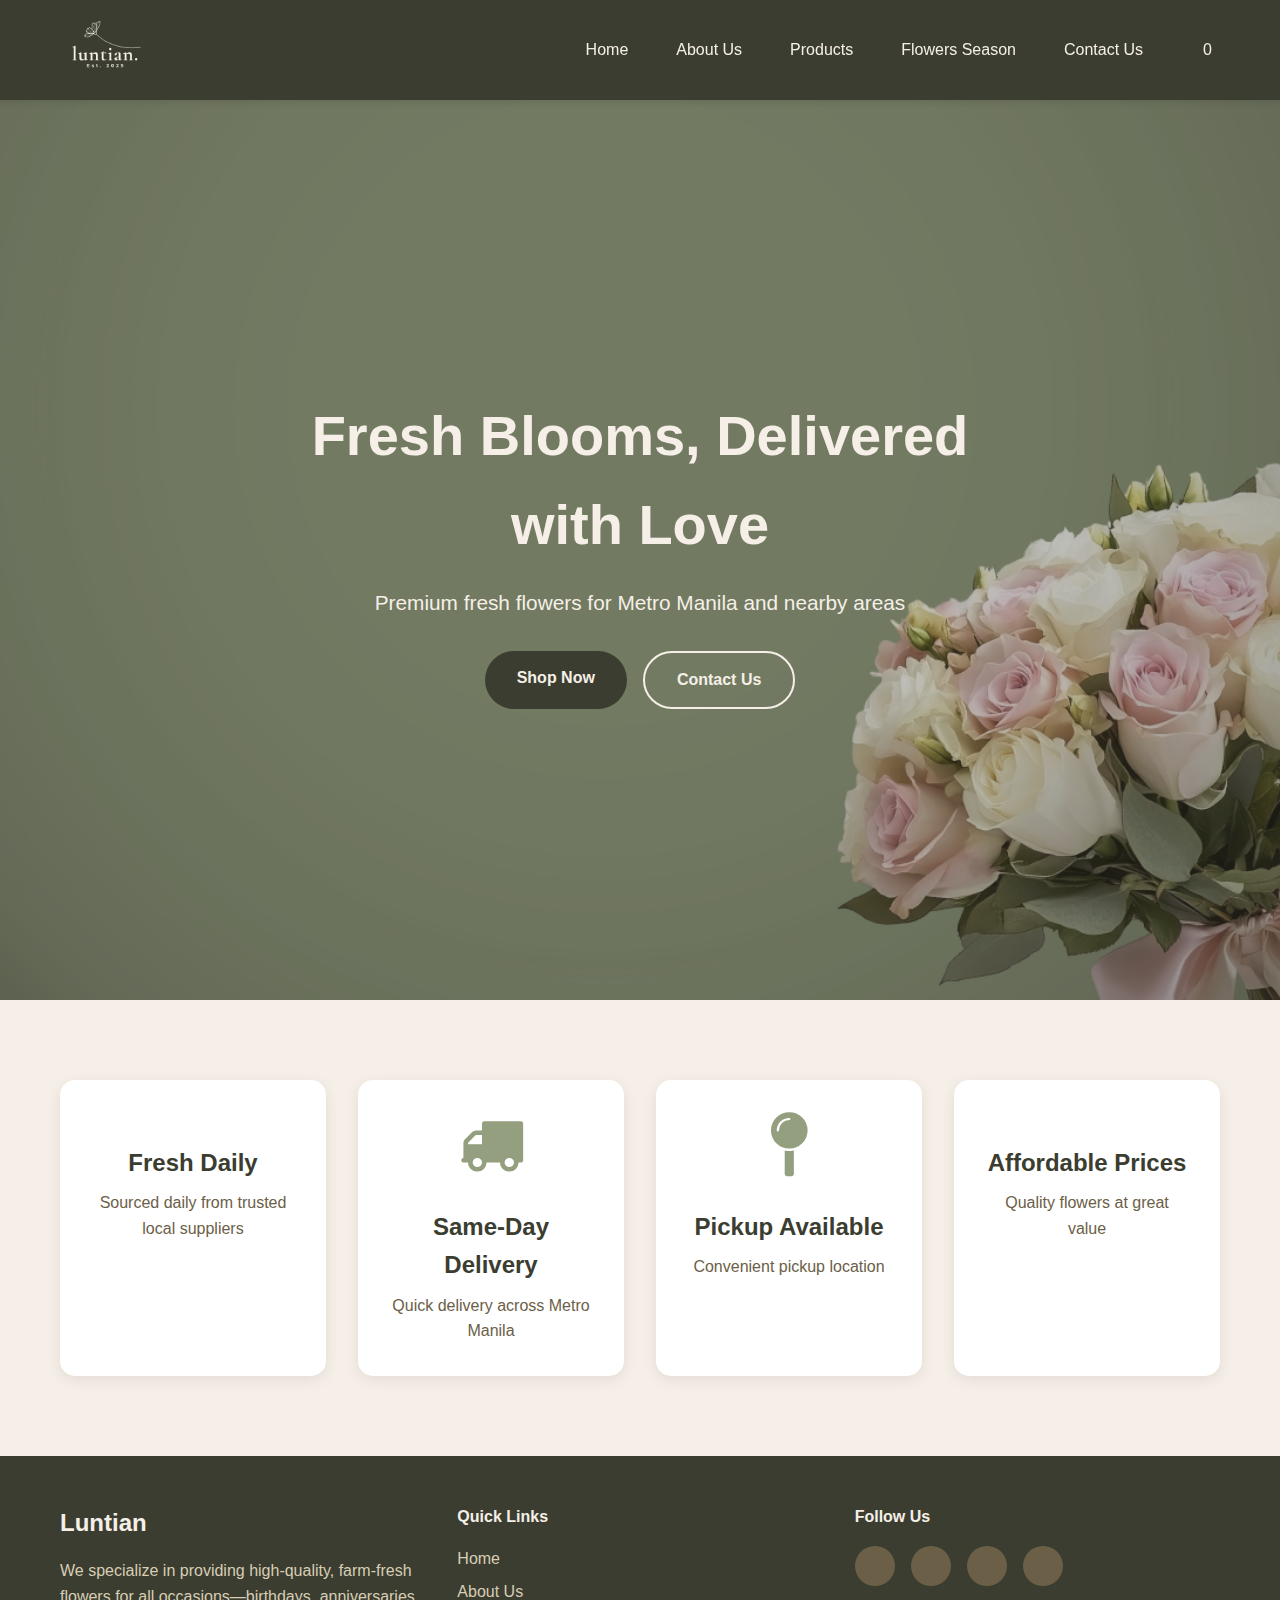
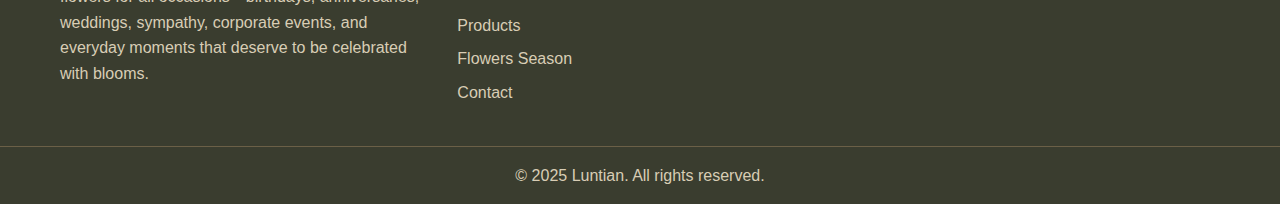
<file: Luntian_Website-main/Phase 1-2/index.html>
<!DOCTYPE html>
<html lang="en">
<head>
    <meta charset="UTF-8">
    <meta name="viewport" content="width=device-width, initial-scale=1.0">
    <title>Luntian - Fresh Blooms, Delivered with Love</title>
    <link rel="stylesheet" href="style.css">
    <link rel="stylesheet" href="https://maxcdn.bootstrapcdn.com/font-awesome/4.7.0/css/font-awesome.min.css">
    <link href="https://fonts.googleapis.com/css2?family=Playfair+Display:wght@400;700&display=swap" rel="stylesheet">   
    <link href="https://fonts.googleapis.com/css2?family=Montserrat:wght@400;500;700&display=swap" rel="stylesheet">
    <link rel="stylesheet" href="https://cdnjs.cloudflare.com/ajax/libs/font-awesome/6.5.1/css/all.min.css" integrity="sha512-DTOQO9RWCH3ppGqcWaEA1BIZOC6xxalwEsw9c2QQeAIftl+Vegovlnee1c9QX4TctnWMn13TZye+giMm8e2LwA==" crossorigin="anonymous" referrerpolicy="no-referrer" />
</head>
<body>
    <!-- Navigation -->
    <nav class="navbar">
        <div class="container">
            <a href="index.html">
            <div class="logo">
            <img src="assets\LUNTIANLOGO.png" alt="Luntian Logo" class="logo-img">
              </div>
                </a>
            <button class="menu-toggle" id="menuToggle">
                <span></span>
                <span></span>
                <span></span>
            </button>
            <ul class="nav-links" id="navLinks">
                <li><a href="index.html">Home</a></li>
                <li><a href="about.html">About Us</a></li>
                <li><a href="products.html">Products</a></li>
                <li><a href="season.html">Flowers Season</a></li>
                <li><a href="contact.html">Contact Us</a></li>
                <li><a href="cart.html" class="cart-icon" id="cartIcon"><i class="fas fa-shopping-cart"></i><span class="cart-count">0</span></a></li>
            </ul>
        </div>
    </nav>

    <!-- Hero Section -->
    <section id="home" class="hero">
        <div class="hero-overlay"></div>
        <div class="hero-content">
            <h1 class="hero-title">Fresh Blooms, Delivered with Love</h1>
            <p class="hero-subtitle">Premium fresh flowers for Metro Manila and nearby areas</p>
            <div class="hero-buttons">
                <a href="products.html" class="btn btn-primary">Shop Now</a>
                <a href="contact.html" class="btn btn-secondary">Contact Us</a>
            </div>
        </div>
    </section>

    <!-- Features Section -->
    <section class="features">
        <div class="container">
            <div class="feature-grid">
                <div class="feature-card">
                    <i class="fa-solid fa-seedling fa-4x" style="color: var(--sage);"></i>           
                    <div class="flower">
                        <h3>Fresh Daily</h3>
                        <p>Sourced daily from trusted local suppliers</p>
                    </div>
                </div>

                <div class="feature-card">
                    <i class="fa fa-truck fa-4x" style="color: var(--sage);"></i>  
                    <div class="truck">                  
                        <h3>Same-Day Delivery</h3>
                        <p>Quick delivery across Metro Manila</p>
                    </div>
                </div>

                <div class="feature-card">
                    <i class="fa fa-map-pin fa-4x" style="color: var(--sage);"></i>   
                    <div class="pin">               
                        <h3>Pickup Available</h3>
                        <p>Convenient pickup location</p>
                    </div>  

                </div>
                <div class="feature-card">
                    <i class="fa-solid fa-coins fa-4x" style="color: var(--sage);"></i>  
                    <div class="money">
                        <h3>Affordable Prices</h3>
                        <p>Quality flowers at great value</p>
                    </div>
                </div>
            </div>
        </div>
    </section>

    <!-- Footer -->
    <footer class="footer">
        <div class="container">
            <div class="footer-content">
                <div class="footer-section">
                    <h3>Luntian</h3>
                    <p>We specialize in providing high-quality, farm-fresh flowers for all occasions—birthdays, anniversaries, weddings, sympathy, corporate events, and everyday moments that deserve to be celebrated with blooms.</p>
                </div>
                <div class="footer-section">
                    <h4>Quick Links</h4>
                    <ul>
                        <li><a href="index.html">Home</a></li>
                        <li><a href="about.html">About Us</a></li>
                        <li><a href="products.html">Products</a></li>
                        <li><a href="season.html">Flowers Season</a></li>
                        <li><a href="contact.html">Contact</a></li>
                    </ul>
                </div>
                <div class="footer-section">
                    <h4>Follow Us</h4>
                    <div class="social-links">
                        <a href="#" class="social-link" aria-label="Follow us on Facebook">
                        <i class="fab fa-facebook-f"></i>
                        </a>

                        <a href="#" class="social-link" aria-label="Follow us on Instagram">
                        <i class="fab fa-instagram"></i>
                        </a>

                        <a href="https://www.tiktok.com/@" class="social-link" aria-label="Follow us on TikTok">
                        <i class="fab fa-tiktok"></i>
                        </a>

                        <a href="mailto:contact@luntian.com" class="social-link" aria-label="Email Us">
                        <i class="fas fa-envelope"></i>    
                        </a>
                        
                    </div>
                </div>
            </div>
            </div><div class="footer-bottom">
                <p>&copy; 2025 Luntian. All rights reserved.</p>
            </div>
        </div>
    </footer>

    <script src="script.js"></script>
</body>
</html>
</file>
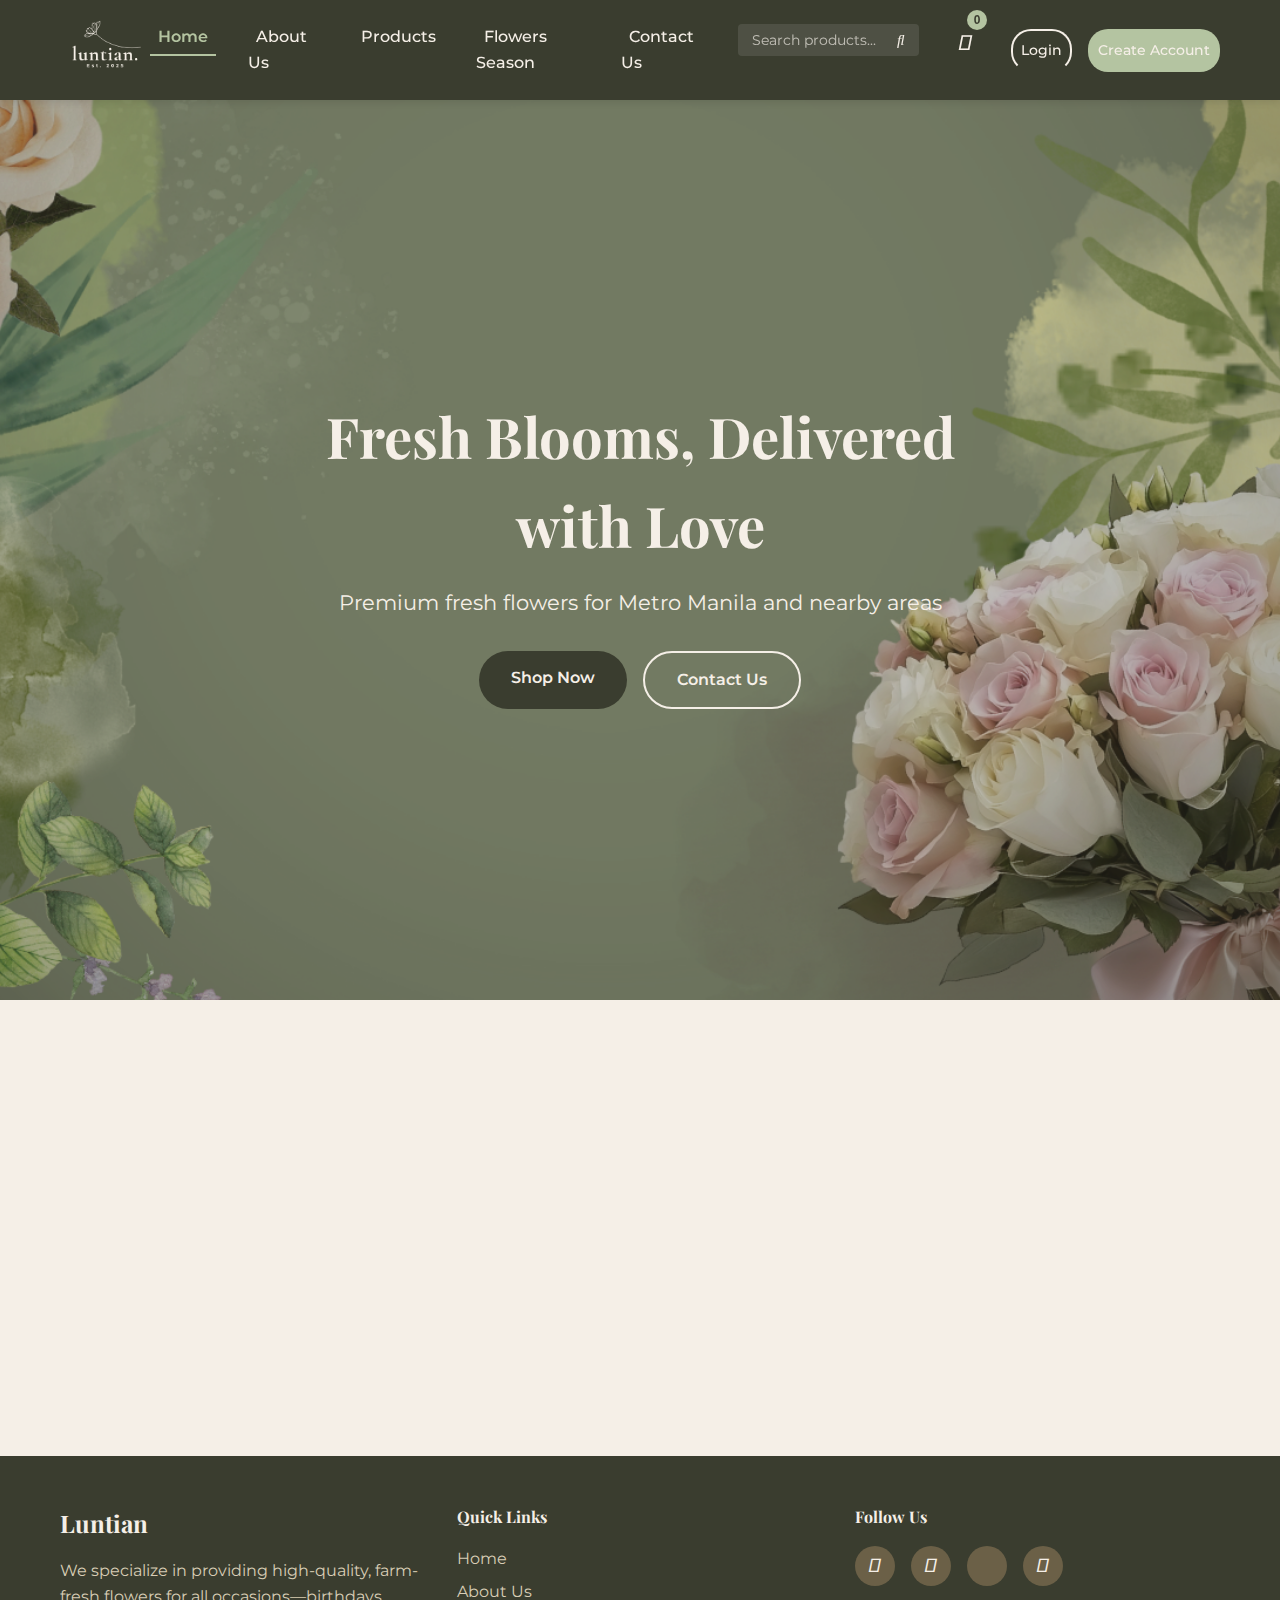
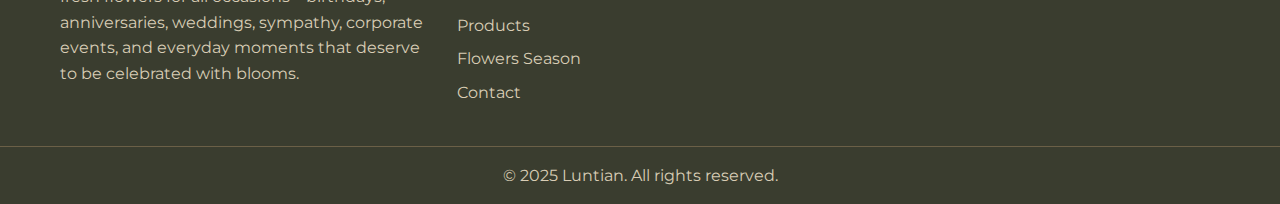
<file: Luntian-main/Luntian_Website-main/Phase 1-2/index.html>
<!DOCTYPE html>
<html lang="en">
<head>
    <meta charset="UTF-8">
    <meta name="viewport" content="width=device-width, initial-scale=1.0">
    <title>Luntian - Fresh Blooms, Delivered with Love</title>
    <link rel="stylesheet" href="style.css">
    <link rel="stylesheet" href="https://maxcdn.bootstrapcdn.com/font-awesome/4.7.0/css/font-awesome.min.css">
    <link href="https://fonts.googleapis.com/css2?family=Playfair+Display:wght@400;700&display=swap" rel="stylesheet">   
    <link href="https://fonts.googleapis.com/css2?family=Montserrat:wght@400;500;700&display=swap" rel="stylesheet">
    <link rel="stylesheet" href="https://cdnjs.cloudflare.com/ajax/libs/font-awesome/6.5.1/css/all.min.css" integrity="sha512-DTOQO9RWCH3ppGqcWaEA1BIZOC6xxalwEsw9c2QQeAIftl+Vegovlnee1c9QX4TctnWMn13TZye+giMm8e2LwA==" crossorigin="anonymous" referrerpolicy="no-referrer" />
</head>
<body>
    <!-- Navigation -->
    <nav class="navbar">
        <div class="container">
            <a href="index.html">
            <div class="logo">
            <img src="assets\LUNTIANLOGO.png" alt="Luntian Logo" class="logo-img">
              </div>
                </a>
            <button class="menu-toggle" id="menuToggle">
                <span></span>
                <span></span>
                <span></span>
            </button>
                <ul class="nav-links" id="navLinks">
                     <li><a href="index.html">Home</a></li>
                     <li><a href="about.html">About Us</a></li>
                     <li><a href="products.html">Products</a></li>
                     <li><a href="season.html">Flowers Season</a></li>
                     <li><a href="contact.html">Contact Us</a></li>
                     <li class="search-bar-container">
            <input type="text" class="search-input" id="searchInput" placeholder="Search products..." autocomplete="off">
        <button class="search-btn" id="searchBtn"><i class="fas fa-search"></i></button>
    </li>
         <li><a href="cart.html" class="cart-icon" id="cartIcon"><i class="fas fa-shopping-cart"></i><span class="cart-count">0</span></a></li>
         <li class="auth-buttons">
            <a href="login.html" class="btn-login">Login</a>
            <a href="signup.html" class="btn-signup">Create Account</a>
    </li>
</ul>
        </div>
    </nav>

    <!-- Hero Section -->
    <section id="home" class="hero">
        <div class="hero-overlay"></div>
        <div class="hero-content">
            <h1 class="hero-title">Fresh Blooms, Delivered with Love</h1>
            <p class="hero-subtitle">Premium fresh flowers for Metro Manila and nearby areas</p>
            <div class="hero-buttons">
                <a href="products.html" class="btn btn-primary">Shop Now</a>
                <a href="contact.html" class="btn btn-secondary">Contact Us</a>
            </div>
        </div>
    </section>

    <!-- Features Section -->
    <section class="features">
        <div class="container">
            <div class="feature-grid">
                <div class="feature-card">
                    <i class="fa-solid fa-seedling fa-4x" style="color: var(--sage);"></i>           
                    <div class="flower">
                        <h3>Fresh Daily</h3>
                        <p>Sourced daily from trusted local suppliers</p>
                    </div>
                </div>

                <div class="feature-card">
                    <i class="fa fa-truck fa-4x" style="color: var(--sage);"></i>  
                    <div class="truck">                  
                        <h3>Same-Day Delivery</h3>
                        <p>Quick delivery across Metro Manila</p>
                    </div>
                </div>

                <div class="feature-card">
                    <i class="fa fa-map-pin fa-4x" style="color: var(--sage);"></i>   
                    <div class="pin">               
                        <h3>Pickup Available</h3>
                        <p>Convenient pickup location</p>
                    </div>  

                </div>
                <div class="feature-card">
                    <i class="fa-solid fa-coins fa-4x" style="color: var(--sage);"></i>  
                    <div class="money">
                        <h3>Affordable Prices</h3>
                        <p>Quality flowers at great value</p>
                    </div>
                </div>
            </div>
        </div>
    </section>

    <!-- Footer -->
    <footer class="footer">
        <div class="container">
            <div class="footer-content">
                <div class="footer-section">
                    <h3>Luntian</h3>
                    <p>We specialize in providing high-quality, farm-fresh flowers for all occasions—birthdays, anniversaries, weddings, sympathy, corporate events, and everyday moments that deserve to be celebrated with blooms.</p>
                </div>
                <div class="footer-section">
                    <h4>Quick Links</h4>
                    <ul>
                        <li><a href="index.html">Home</a></li>
                        <li><a href="about.html">About Us</a></li>
                        <li><a href="products.html">Products</a></li>
                        <li><a href="season.html">Flowers Season</a></li>
                        <li><a href="contact.html">Contact</a></li>
                    </ul>
                </div>
                <div class="footer-section">
                    <h4>Follow Us</h4>
                    <div class="social-links">
                        <a href="#" class="social-link" aria-label="Follow us on Facebook">
                        <i class="fab fa-facebook-f"></i>
                        </a>

                        <a href="#" class="social-link" aria-label="Follow us on Instagram">
                        <i class="fab fa-instagram"></i>
                        </a>

                        <a href="https://www.tiktok.com/@" class="social-link" aria-label="Follow us on TikTok">
                        <i class="fab fa-tiktok"></i>
                        </a>

                        <a href="mailto:contact@luntian.com" class="social-link" aria-label="Email Us">
                        <i class="fas fa-envelope"></i>    
                        </a>
                        
                    </div>
                </div>
            </div>
            </div><div class="footer-bottom">
                <p>&copy; 2025 Luntian. All rights reserved.</p>
            </div>
        </div>
    </footer>

    <script src="script.js"></script>
</body>
</html>
</file>
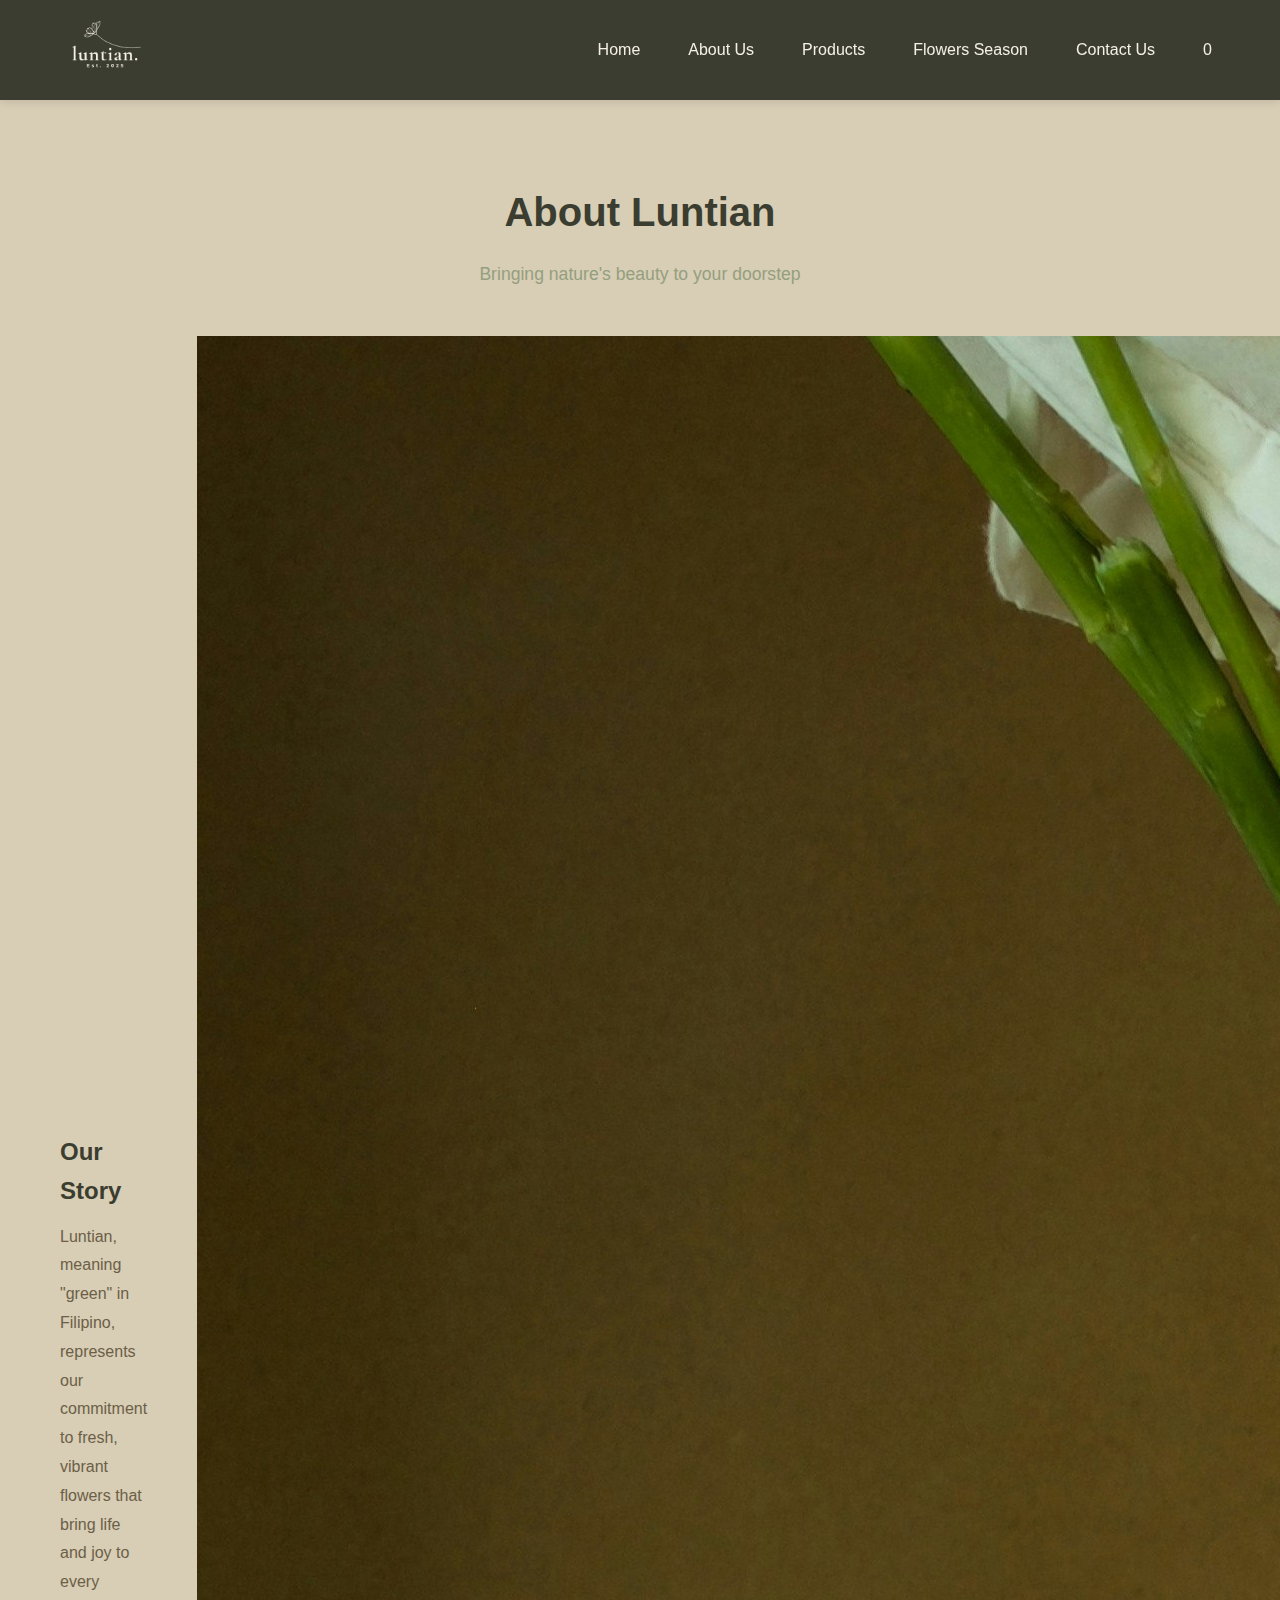
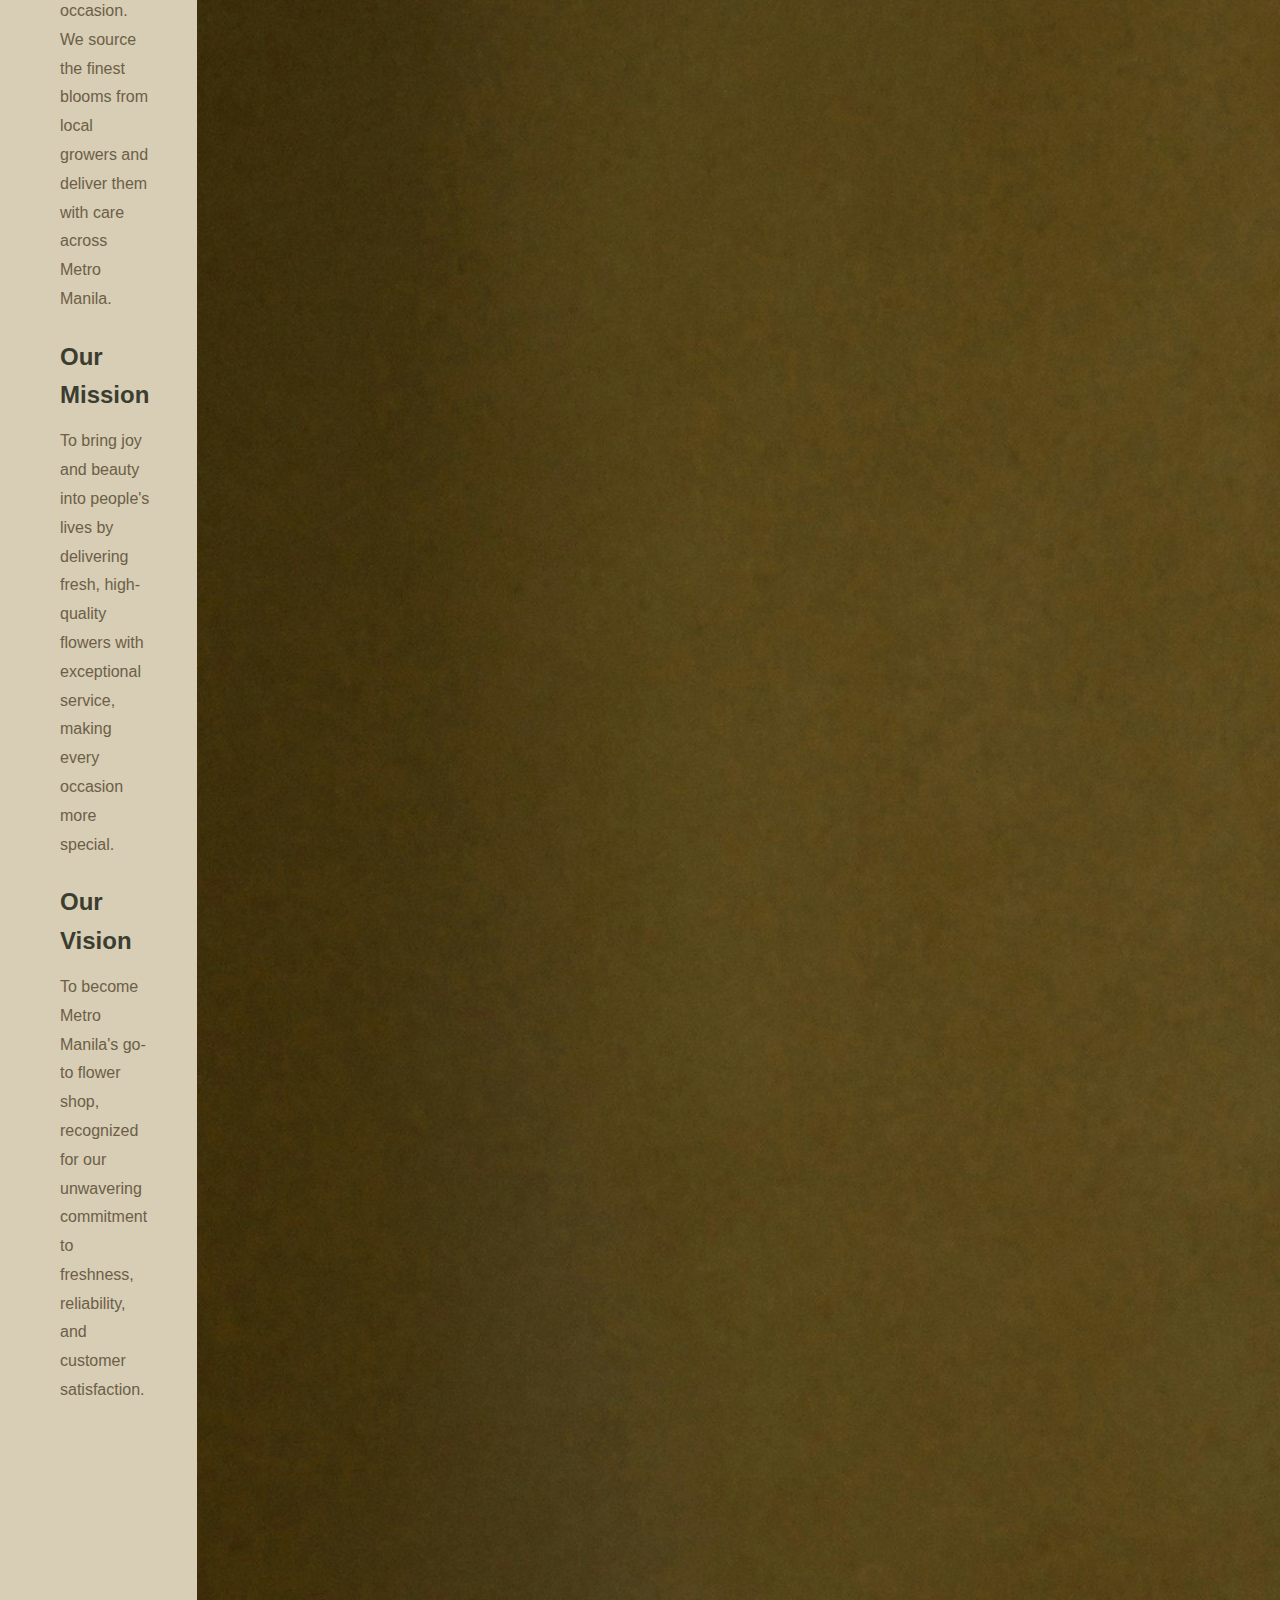
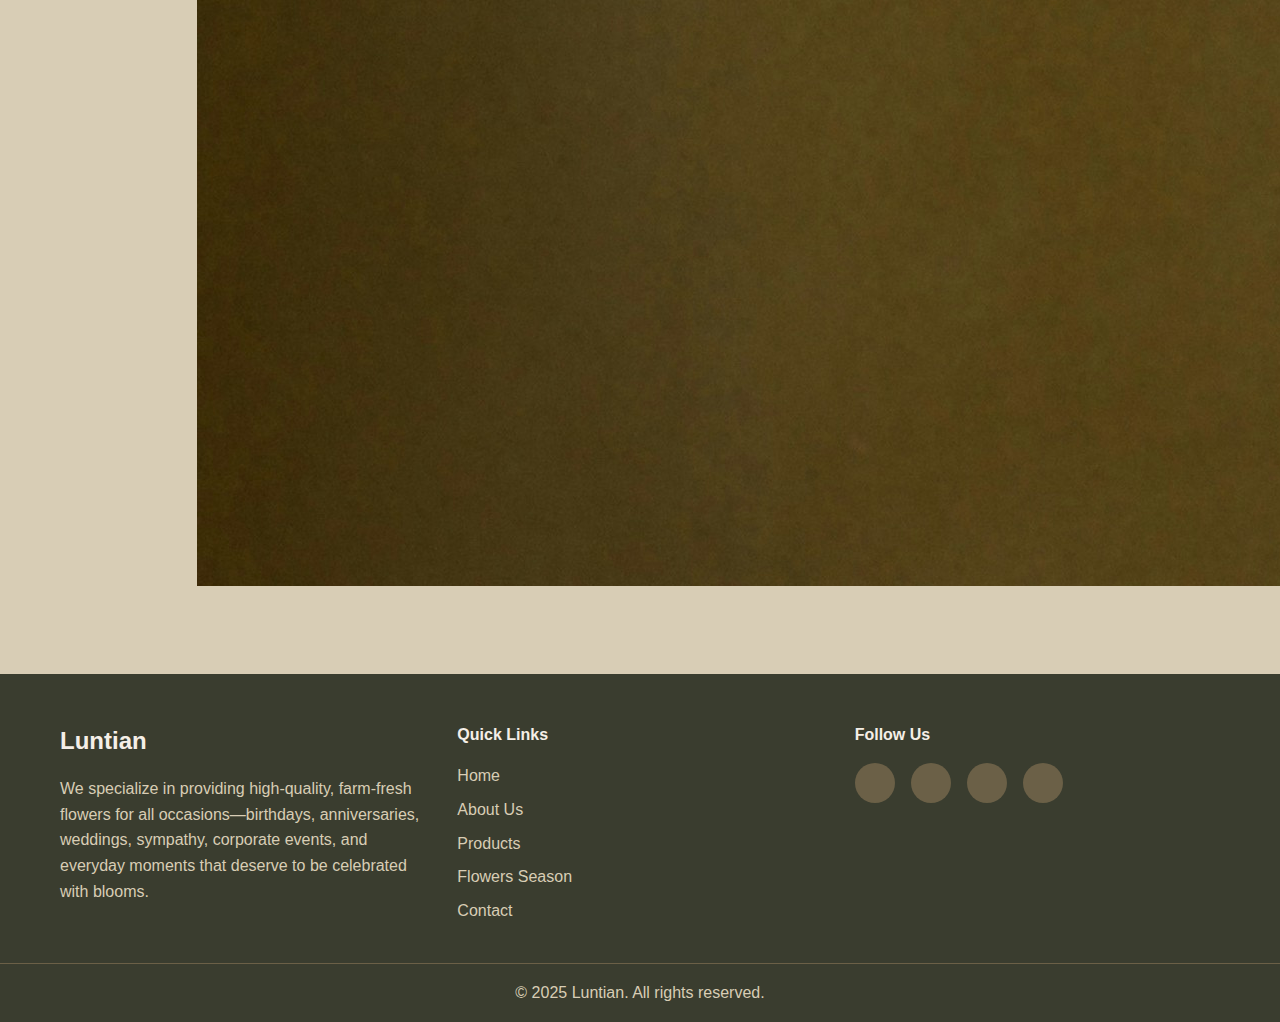
<file: Luntian_Website-main/Phase 1-2/about.html>
<!DOCTYPE html>
<html lang="en">
<head>
    <meta charset="UTF-8">
    <meta name="viewport" content="width=device-width, initial-scale=1.0">
    <title>About Us - Luntian</title>
    <link rel="stylesheet" href="style.css">
    <link rel="stylesheet" href="https://cdnjs.cloudflare.com/ajax/libs/font-awesome/6.5.1/css/all.min.css" integrity="sha512-DTOQO9RWCH3ppGqcWaEA1BIZOC6xxalwEsw9c2QQeAIftl+Vegovlnee1c9QX4TctnWMn13TZye+giMm8e2LwA==" crossorigin="anonymous" referrerpolicy="no-referrer" />
</head>
<body>
    <!-- Navigation -->
    <nav class="navbar">
        <div class="container">
            <a href="index.html" style="text-decoration: none;">
            <div class="logo">
            <img src="assets\LUNTIANLOGO.png" alt="Luntian Logo" class="logo-img">
              </div>
                </a>
            <button class="menu-toggle" id="menuToggle">
                <span></span>
                <span></span>
                <span></span>
            </button>
            <ul class="nav-links" id="navLinks">
                <li><a href="index.html">Home</a></li>
                <li><a href="about.html">About Us</a></li>
                <li><a href="products.html">Products</a></li>
                <li><a href="season.html">Flowers Season</a></li>
                <li><a href="contact.html">Contact Us</a></li>
                <li><a href="cart.html" class="cart-icon" id="cartIcon"><i class="fas fa-shopping-cart"></i><span class="cart-count">0</span></a></li>
            </ul>
        </div>
    </nav>

    <!-- About Section -->
    <section id="about" class="about">
        <div class="container">
            <div class="section-header">
                <h2>About Luntian</h2>
                <p>Bringing nature's beauty to your doorstep</p>
            </div>
            <div class="about-content">
                <div class="about-text">
                    <h3>Our Story</h3>
                    <p>Luntian, meaning "green" in Filipino, represents our commitment to fresh, vibrant flowers that bring life and joy to every occasion. We source the finest blooms from local growers and deliver them with care across Metro Manila.</p>
                    
                    <h3>Our Mission</h3>
                    <p>To bring joy and beauty into people's lives by delivering fresh, high-quality flowers with exceptional service, making every occasion more special.</p>
                    
                    <h3>Our Vision</h3>
                    <p>To become Metro Manila's go-to flower shop, recognized for our unwavering commitment to freshness, reliability, and customer satisfaction.</p>
                </div>
                <div class="about-real-image">
                <img src="assets/ABOUTUSPIC.jpg"alt="Description of Luntian's operations or team" class="about-real-image">
                </div>
                </div>
            </div>
        </div>
    </section>

    <!-- Footer -->
    <footer class="footer">
        <div class="container">
            <div class="footer-content">
                <div class="footer-section">
                    <h3>Luntian</h3>
                    <p>We specialize in providing high-quality, farm-fresh flowers for all occasions—birthdays, anniversaries, weddings, sympathy, corporate events, and everyday moments that deserve to be celebrated with blooms.</p>
                </div>
                <div class="footer-section">
                    <h4>Quick Links</h4>
                    <ul>
                        <li><a href="index.html">Home</a></li>
                        <li><a href="about.html">About Us</a></li>
                        <li><a href="products.html">Products</a></li>
                        <li><a href="season.html">Flowers Season</a></li>
                        <li><a href="contact.html">Contact</a></li>
                    </ul>
                </div>
                <div class="footer-section">
                    <h4>Follow Us</h4>
                    <div class="social-links">
                        <a href="#" class="social-link" aria-label="Follow us on Facebook">
                        <i class="fab fa-facebook-f"></i>
                        </a>

                        <a href="#" class="social-link" aria-label="Follow us on Instagram">
                        <i class="fab fa-instagram"></i>
                        </a>

                        <a href="https://www.tiktok.com/@" class="social-link" aria-label="Follow us on TikTok">
                        <i class="fab fa-tiktok"></i>
                        </a>

                        <a href="mailto:contact@luntian.com" class="social-link" aria-label="Email Us">
                        <i class="fas fa-envelope"></i>    
                        </a>
                        
                    </div>
                </div>
            </div>
            </div><div class="footer-bottom">
                <p>&copy; 2025 Luntian. All rights reserved.</p>
            </div>
    </footer>

    <script src="script.js"></script>
</body>
</html>
</file>
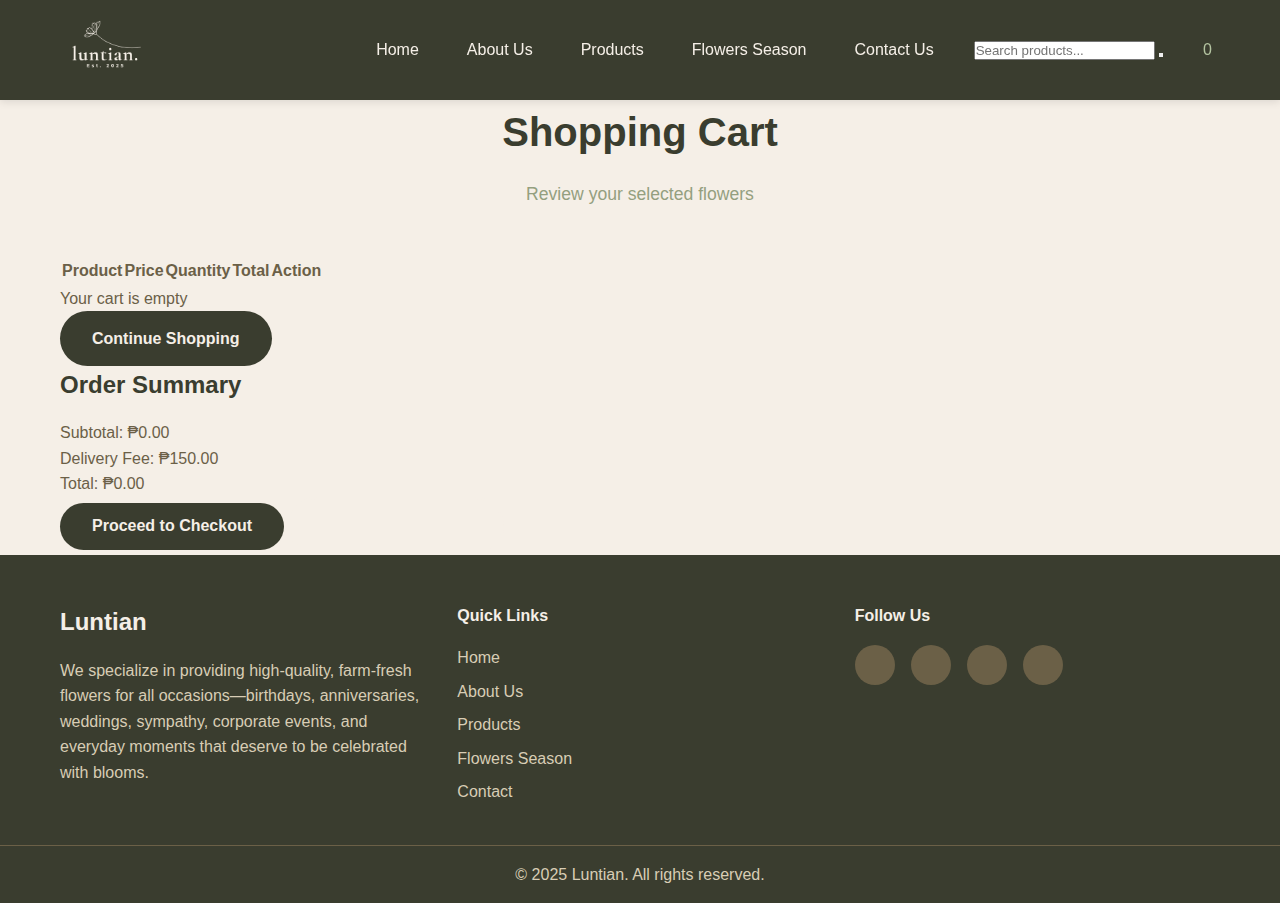
<file: Luntian_Website-main/Phase 1-2/cart.html>
<!DOCTYPE html>
<html lang="en">
<head>
    <meta charset="UTF-8">
    <meta name="viewport" content="width=device-width, initial-scale=1.0">
    <title>Shopping Cart - Luntian</title>
    <link rel="stylesheet" href="style.css">
    <link rel="stylesheet" href="https://cdnjs.cloudflare.com/ajax/libs/font-awesome/6.5.1/css/all.min.css" integrity="sha512-DTOQO9RWCH3ppGqcWaEA1BIZOC6xxalwEsw9c2QQeAIftl+Vegovlnee1c9QX4TctnWMn13TZye+giMm8e2LwA==" crossorigin="anonymous" referrerpolicy="no-referrer" />
</head>
<body>
    <!-- Navigation -->
    <nav class="navbar">
        <div class="container">
            <a href="index.html">
            <div class="logo">
            <img src="assets\LUNTIANLOGO.png" alt="Luntian Logo" class="logo-img">
              </div>
                </a>
            <button class="menu-toggle" id="menuToggle">
                <span></span>
                <span></span>
                <span></span>
            </button>
            <ul class="nav-links" id="navLinks">
                <li><a href="index.html">Home</a></li>
                <li><a href="about.html">About Us</a></li>
                <li><a href="products.html">Products</a></li>
                <li><a href="season.html">Flowers Season</a></li>
                <li><a href="contact.html">Contact Us</a></li>
                <li class="search-bar-container">
                    <input type="text" class="search-input" id="searchInput" placeholder="Search products..." autocomplete="off">
                    <button class="search-btn" id="searchBtn"><i class="fas fa-search"></i></button>
                </li>
                <li><a href="cart.html" class="cart-icon active" id="cartIcon"><i class="fas fa-shopping-cart"></i><span class="cart-count">0</span></a></li>
            </ul>
        </div>
    </nav>

    <!-- Shopping Cart Section -->
    <section class="shopping-cart">
        <div class="container">
            <div class="section-header">
                <h2>Shopping Cart</h2>
                <p>Review your selected flowers</p>
            </div>

            <div class="cart-content">
                <div class="cart-items-wrapper">
                    <table class="cart-table">
                        <thead>
                            <tr>
                                <th>Product</th>
                                <th>Price</th>
                                <th>Quantity</th>
                                <th>Total</th>
                                <th>Action</th>
                            </tr>
                        </thead>
                        <tbody id="cartItemsTable">
                            <!-- Cart items will be populated here -->
                        </tbody>
                    </table>
                    <div id="emptyCartMessage" class="empty-cart-message">
                        <i class="fas fa-shopping-cart"></i>
                        <p>Your cart is empty</p>
                        <a href="products.html" class="btn btn-primary">Continue Shopping</a>
                    </div>
                </div>

                <div class="cart-summary">
                    <div class="summary-card">
                        <h3>Order Summary</h3>
                        <div class="summary-row">
                            <span>Subtotal:</span>
                            <span id="subtotal">₱0.00</span>
                        </div>
                        <div class="summary-row">
                            <span>Delivery Fee:</span>
                            <span id="deliveryFee">₱150.00</span>
                        </div>
                        <div class="summary-divider"></div>
                        <div class="summary-row total-row">
                            <span>Total:</span>
                            <span id="totalPrice">₱0.00</span>
                        </div>
                        <button class="btn btn-primary btn-checkout" id="checkoutBtn">Proceed to Checkout</button>
                        <a href="products.html" class="btn btn-secondary">Continue Shopping</a>
                    </div>
                </div>
            </div>
        </div>
    </section>

    <!-- Footer -->
    <footer class="footer">
        <div class="container">
            <div class="footer-content">
                <div class="footer-section">
                    <h3>Luntian</h3>
                    <p>We specialize in providing high-quality, farm-fresh flowers for all occasions—birthdays, anniversaries, weddings, sympathy, corporate events, and everyday moments that deserve to be celebrated with blooms.</p>
                </div>
                <div class="footer-section">
                    <h4>Quick Links</h4>
                    <ul>
                        <li><a href="index.html">Home</a></li>
                        <li><a href="about.html">About Us</a></li>
                        <li><a href="products.html">Products</a></li>
                        <li><a href="season.html">Flowers Season</a></li>
                        <li><a href="contact.html">Contact</a></li>
                    </ul>
                </div>
                <div class="footer-section">
                    <h4>Follow Us</h4>
                    <div class="social-links">
                        <a href="#" class="social-link" aria-label="Follow us on Facebook">
                        <i class="fab fa-facebook-f"></i>
                        </a>

                        <a href="#" class="social-link" aria-label="Follow us on Instagram">
                        <i class="fab fa-instagram"></i>
                        </a>

                        <a href="https://www.tiktok.com/@" class="social-link" aria-label="Follow us on TikTok">
                        <i class="fab fa-tiktok"></i>
                        </a>

                        <a href="mailto:contact@luntian.com" class="social-link" aria-label="Email Us">
                        <i class="fas fa-envelope"></i>    
                        </a>
                    </div>
                </div>
            </div>
            </div><div class="footer-bottom">
                <p>&copy; 2025 Luntian. All rights reserved.</p>
            </div>
        </div>
    </footer>

    <script src="script.js"></script>
</body>
</html>
</file>
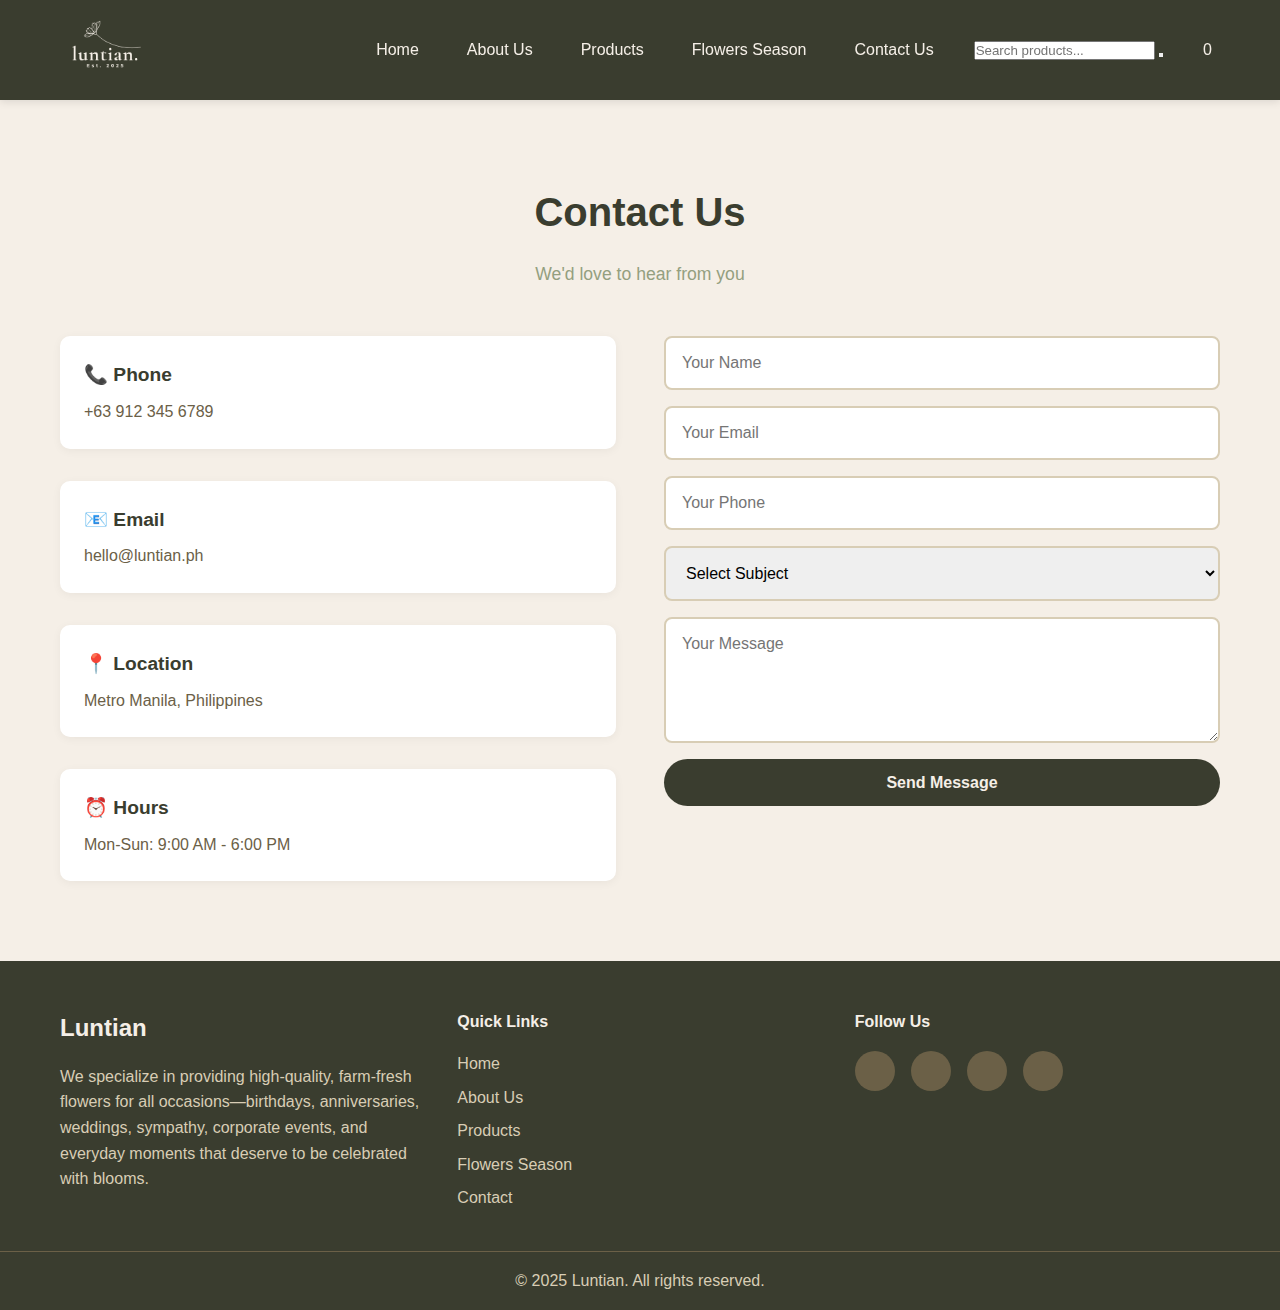
<file: Luntian_Website-main/Phase 1-2/contact.html>
<!DOCTYPE html>
<html lang="en">
<head>
    <meta charset="UTF-8">
    <meta name="viewport" content="width=device-width, initial-scale=1.0">
    <title>Contact Us - Luntian</title>
    <link rel="stylesheet" href="style.css">
    <link rel="stylesheet" href="https://cdnjs.cloudflare.com/ajax/libs/font-awesome/6.5.1/css/all.min.css" integrity="sha512-DTOQO9RWCH3ppGqcWaEA1BIZOC6xxalwEsw9c2QQeAIftl+Vegovlnee1c9QX4TctnWMn13TZye+giMm8e2LwA==" crossorigin="anonymous" referrerpolicy="no-referrer" />
</head>
<body>
    <!-- Navigation -->
    <nav class="navbar">
        <div class="container">
            <a href="index.html" style="text-decoration: none;">
            <div class="logo">
            <img src="assets\LUNTIANLOGO.png" alt="Luntian Logo" class="logo-img">
              </div>
                </a>
            <button class="menu-toggle" id="menuToggle">
                <span></span>
                <span></span>
                <span></span>
            </button>
            <ul class="nav-links" id="navLinks">
                <li><a href="index.html">Home</a></li>
                <li><a href="about.html">About Us</a></li>
                <li><a href="products.html">Products</a></li>
                <li><a href="season.html">Flowers Season</a></li>
                <li><a href="contact.html">Contact Us</a></li>
                <li class="search-bar-container">
                    <input type="text" class="search-input" id="searchInput" placeholder="Search products..." autocomplete="off">
                    <button class="search-btn" id="searchBtn"><i class="fas fa-search"></i></button>
                </li>
                <li><a href="cart.html" class="cart-icon" id="cartIcon"><i class="fas fa-shopping-cart"></i><span class="cart-count">0</span></a></li>
            </ul>
        </div>
    </nav>

    <!-- Contact Section -->
    <section id="contact" class="contact">
        <div class="container">
            <div class="section-header">
                <h2>Contact Us</h2>
                <p>We'd love to hear from you</p>
            </div>
            
            <div class="contact-content">
                <div class="contact-info">
                    <div class="info-item">
                        <h3>📞 Phone</h3>
                        <p>+63 912 345 6789</p>
                    </div>
                    <div class="info-item">
                        <h3>📧 Email</h3>
                        <p>hello@luntian.ph</p>
                    </div>
                    <div class="info-item">
                        <h3>📍 Location</h3>
                        <p>Metro Manila, Philippines</p>
                    </div>
                    <div class="info-item">
                        <h3>⏰ Hours</h3>
                        <p>Mon-Sun: 9:00 AM - 6:00 PM</p>
                    </div>
                </div>
                
                <form class="contact-form" id="contactForm">
                    <input type="text" placeholder="Your Name" required>
                    <input type="email" placeholder="Your Email" required>
                    <input type="tel" placeholder="Your Phone">
                    <select required>
                        <option value="">Select Subject</option>
                        <option value="general">General Inquiry</option>
                        <option value="order">Product Question</option>
                        <option value="custom">Custom Order</option>
                        <option value="feedback">Feedback</option>
                    </select>
                    <textarea rows="5" placeholder="Your Message" required></textarea>
                    <button type="submit" class="btn btn-primary">Send Message</button>
                </form>
            </div>
        </div>
    </section>

    <!-- Footer -->
    <footer class="footer">
        <div class="container">
            <div class="footer-content">
                <div class="footer-section">
                    <h3>Luntian</h3>
                    <p>We specialize in providing high-quality, farm-fresh flowers for all occasions—birthdays, anniversaries, weddings, sympathy, corporate events, and everyday moments that deserve to be celebrated with blooms.</p>
                </div>
                <div class="footer-section">
                    <h4>Quick Links</h4>
                    <ul>
                        <li><a href="index.html">Home</a></li>
                        <li><a href="about.html">About Us</a></li>
                        <li><a href="products.html">Products</a></li>
                        <li><a href="season.html">Flowers Season</a></li>
                        <li><a href="contact.html">Contact</a></li>
                    </ul>
                </div>
                <div class="footer-section">
                    <h4>Follow Us</h4>
                    <div class="social-links">
                        <a href="#" class="social-link" aria-label="Follow us on Facebook">
                        <i class="fab fa-facebook-f"></i>
                        </a>

                        <a href="#" class="social-link" aria-label="Follow us on Instagram">
                        <i class="fab fa-instagram"></i>
                        </a>

                        <a href="https://www.tiktok.com/@" class="social-link" aria-label="Follow us on TikTok">
                        <i class="fab fa-tiktok"></i>
                        </a>

                        <a href="mailto:contact@luntian.com" class="social-link" aria-label="Email Us">
                        <i class="fas fa-envelope"></i>    
                        </a>
                        
                    </div>
                </div>
            </div>
            </div><div class="footer-bottom">
                <p>&copy; 2025 Luntian. All rights reserved.</p>
            </div>
    </footer>

    <script src="script.js"></script>
</body>
</html>
</file>
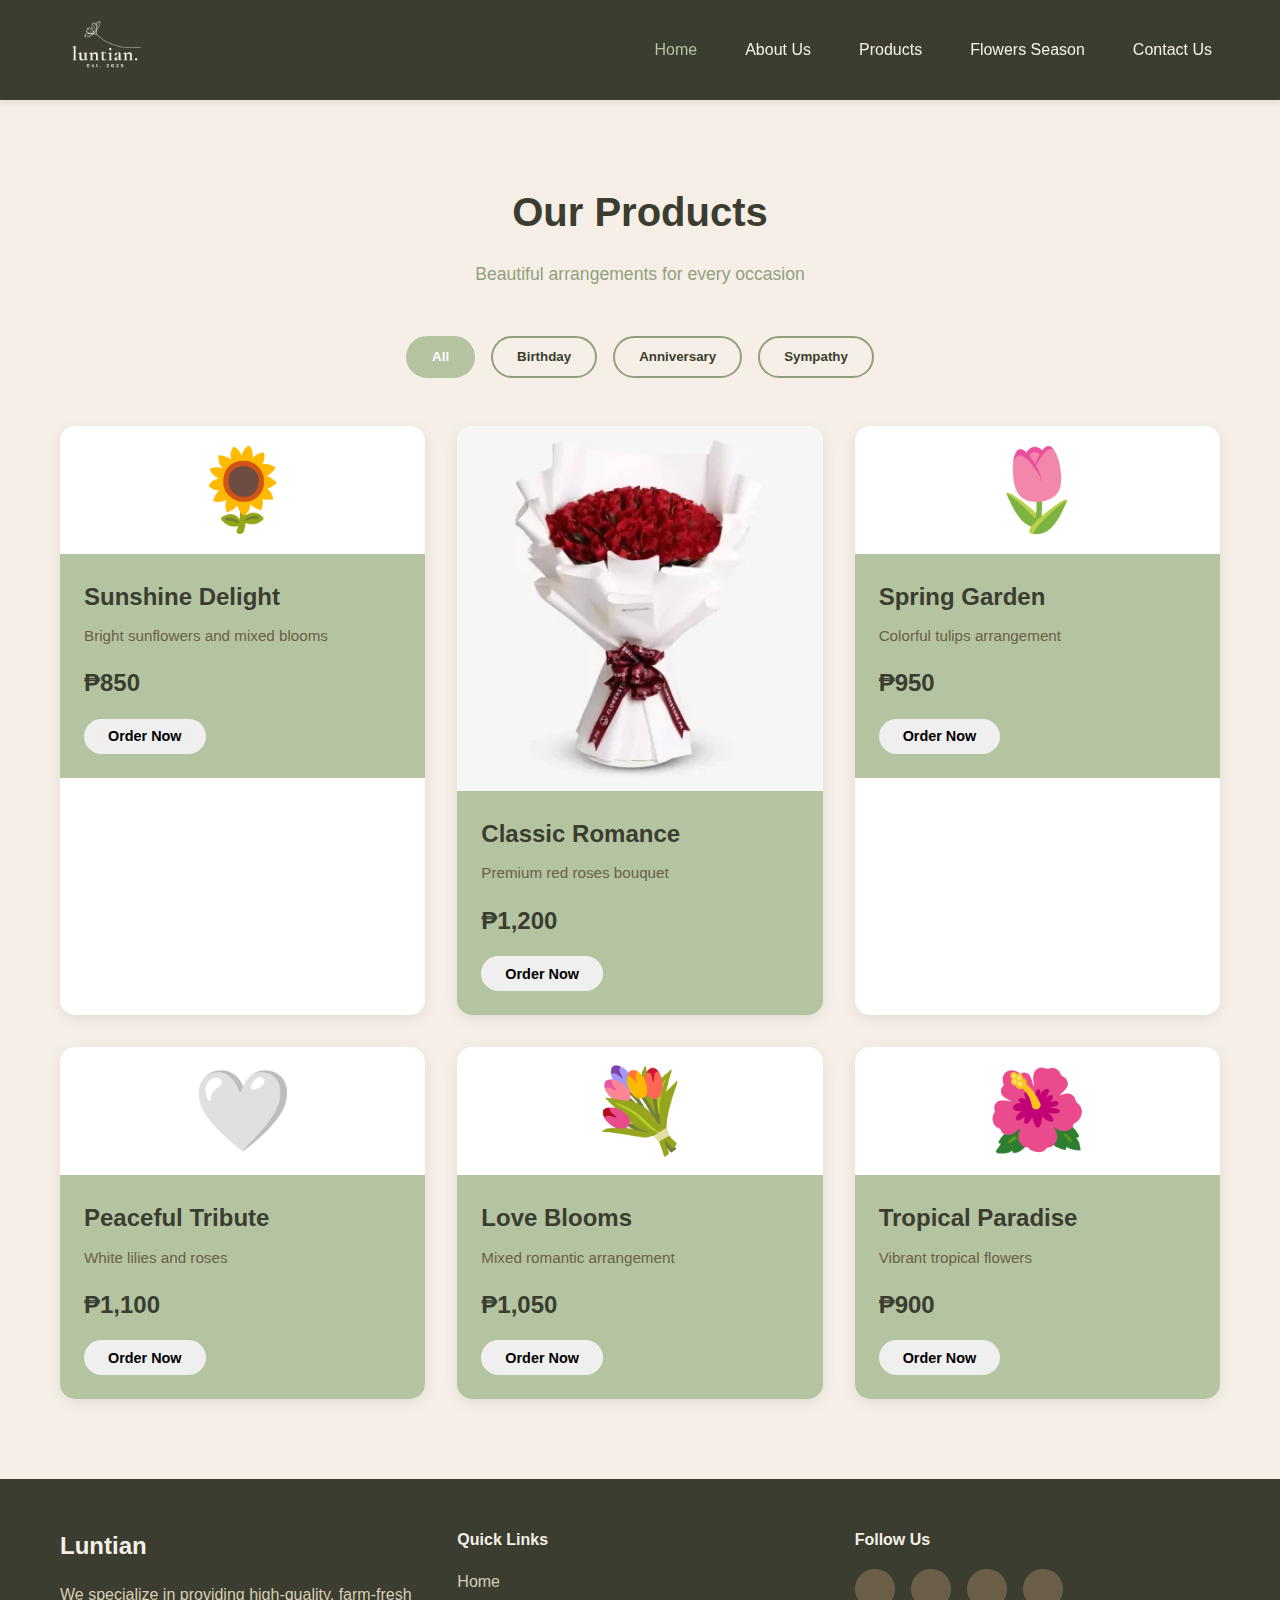
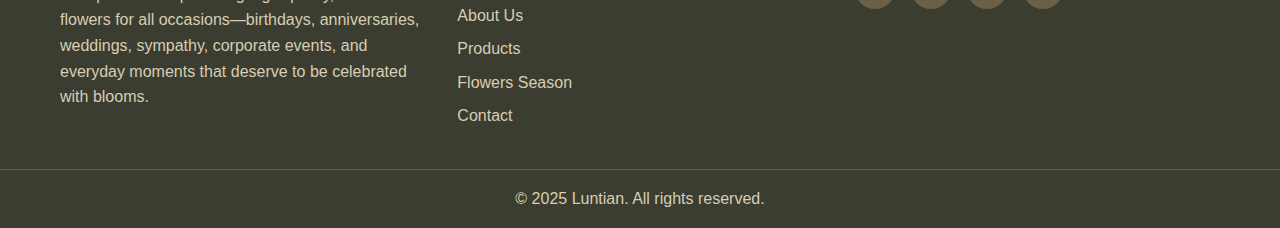
<file: Luntian_Website-main/Phase 1-2/products.html>
<!DOCTYPE html>
<html lang="en">
<head>
    <meta charset="UTF-8">
    <meta name="viewport" content="width=device-width, initial-scale=1.0">
    <title>Products - Luntian</title>
    <link rel="stylesheet" href="style.css">
    <link rel="stylesheet" href="https://cdnjs.cloudflare.com/ajax/libs/font-awesome/6.5.1/css/all.min.css" integrity="sha512-DTOQO9RWCH3ppGqcWaEA1BIZOC6xxalwEsw9c2QQeAIftl+Vegovlnee1c9QX4TctnWMn13TZye+giMm8e2LwA==" crossorigin="anonymous" referrerpolicy="no-referrer" />
</head>
<body>
    <!-- Navigation -->
    <nav class="navbar">
        <div class="container">
            <a href="index.html">
            <div class="logo">
            <img src="assets\LUNTIANLOGO.png" alt="Luntian Logo" class="logo-img">
              </div>
                </a>
            <button class="menu-toggle" id="menuToggle">
                <span></span>
                <span></span>
                <span></span>
            </button>
            <ul class="nav-links" id="navLinks">
                <li><a href="index.html" class="active">Home</a></li>
                <li><a href="about.html">About Us</a></li>
                <li><a href="products.html">Products</a></li>
                <li><a href="season.html">Flowers Season</a></li>
                <li><a href="contact.html">Contact Us</a></li>
            </ul>
        </div>
    </nav>

    <!-- Products Section -->
    <section id="products" class="products">
        <div class="container">
            <div class="section-header">
                <h2>Our Products</h2>
                <p>Beautiful arrangements for every occasion</p>
            </div>
            
            <div class="product-filters">
                <button class="filter-btn active" data-filter="all">All</button>
                <button class="filter-btn" data-filter="birthday">Birthday</button>
                <button class="filter-btn" data-filter="anniversary">Anniversary</button>
                <button class="filter-btn" data-filter="sympathy">Sympathy</button>
            </div>

            <div class="product-grid">
                <div class="product-card" data-category="birthday">
                    <div class="product-image">🌻</div>
                    <div class="product-info">
                        <h3>Sunshine Delight</h3>
                        <p>Bright sunflowers and mixed blooms</p>
                        <div class="product-price">₱850</div>
                        <button class="btn btn-small">Order Now</button>
                    </div>
                </div>

                <div class="product-card" data-category="anniversary">
                    <div class="product-image">
                    <img src="assets/products/Classic Love.png" alt="Description of the flower arrangement">
                    </div>
                    <div class="product-info">
                        <h3>Classic Romance</h3>
                        <p>Premium red roses bouquet</p>
                        <div class="product-price">₱1,200</div>
                        <button class="btn btn-small">Order Now</button>
                    </div>
                </div>

                <div class="product-card" data-category="birthday">
                    <div class="product-image">🌷</div>
                    <div class="product-info">
                        <h3>Spring Garden</h3>
                        <p>Colorful tulips arrangement</p>
                        <div class="product-price">₱950</div>
                        <button class="btn btn-small">Order Now</button>
                    </div>
                </div>

                <div class="product-card" data-category="sympathy">
                    <div class="product-image">🤍</div>
                    <div class="product-info">
                        <h3>Peaceful Tribute</h3>
                        <p>White lilies and roses</p>
                        <div class="product-price">₱1,100</div>
                        <button class="btn btn-small">Order Now</button>
                    </div>
                </div>

                <div class="product-card" data-category="anniversary">
                    <div class="product-image">💐</div>
                    <div class="product-info">
                        <h3>Love Blooms</h3>
                        <p>Mixed romantic arrangement</p>
                        <div class="product-price">₱1,050</div>
                        <button class="btn btn-small">Order Now</button>
                    </div>
                </div>

                <div class="product-card" data-category="birthday">
                    <div class="product-image">🌺</div>
                    <div class="product-info">
                        <h3>Tropical Paradise</h3>
                        <p>Vibrant tropical flowers</p>
                        <div class="product-price">₱900</div>
                        <button class="btn btn-small">Order Now</button>
                    </div>
                </div>
            </div>
        </div>
    </section>

    <!-- Footer -->
    <footer class="footer">
        <div class="container">
            <div class="footer-content">
                <div class="footer-section">
                    <h3>Luntian</h3>
                    <p>We specialize in providing high-quality, farm-fresh flowers for all occasions—birthdays, anniversaries, weddings, sympathy, corporate events, and everyday moments that deserve to be celebrated with blooms.</p>
                </div>
                <div class="footer-section">
                    <h4>Quick Links</h4>
                    <ul>
                        <li><a href="index.html">Home</a></li>
                        <li><a href="about.html">About Us</a></li>
                        <li><a href="products.html">Products</a></li>
                        <li><a href="season.html">Flowers Season</a></li>
                        <li><a href="contact.html">Contact</a></li>
                    </ul>
                </div>
                <div class="footer-section">
                    <h4>Follow Us</h4>
                    <div class="social-links">
                        <a href="#" class="social-link" aria-label="Follow us on Facebook">
                        <i class="fab fa-facebook-f"></i>
                        </a>

                        <a href="#" class="social-link" aria-label="Follow us on Instagram">
                        <i class="fab fa-instagram"></i>
                        </a>

                        <a href="https://www.tiktok.com/@" class="social-link" aria-label="Follow us on TikTok">
                        <i class="fab fa-tiktok"></i>
                        </a>

                        <a href="mailto:contact@luntian.com" class="social-link" aria-label="Email Us">
                        <i class="fas fa-envelope"></i>    
                        </a>
                        
                    </div>
                </div>
            </div>
            </div><div class="footer-bottom">
                <p>&copy; 2025 Luntian. All rights reserved.</p>
            </div>
        </div>
    </footer>

    <script src="script.js"></script>
</body>
</html>
</file>
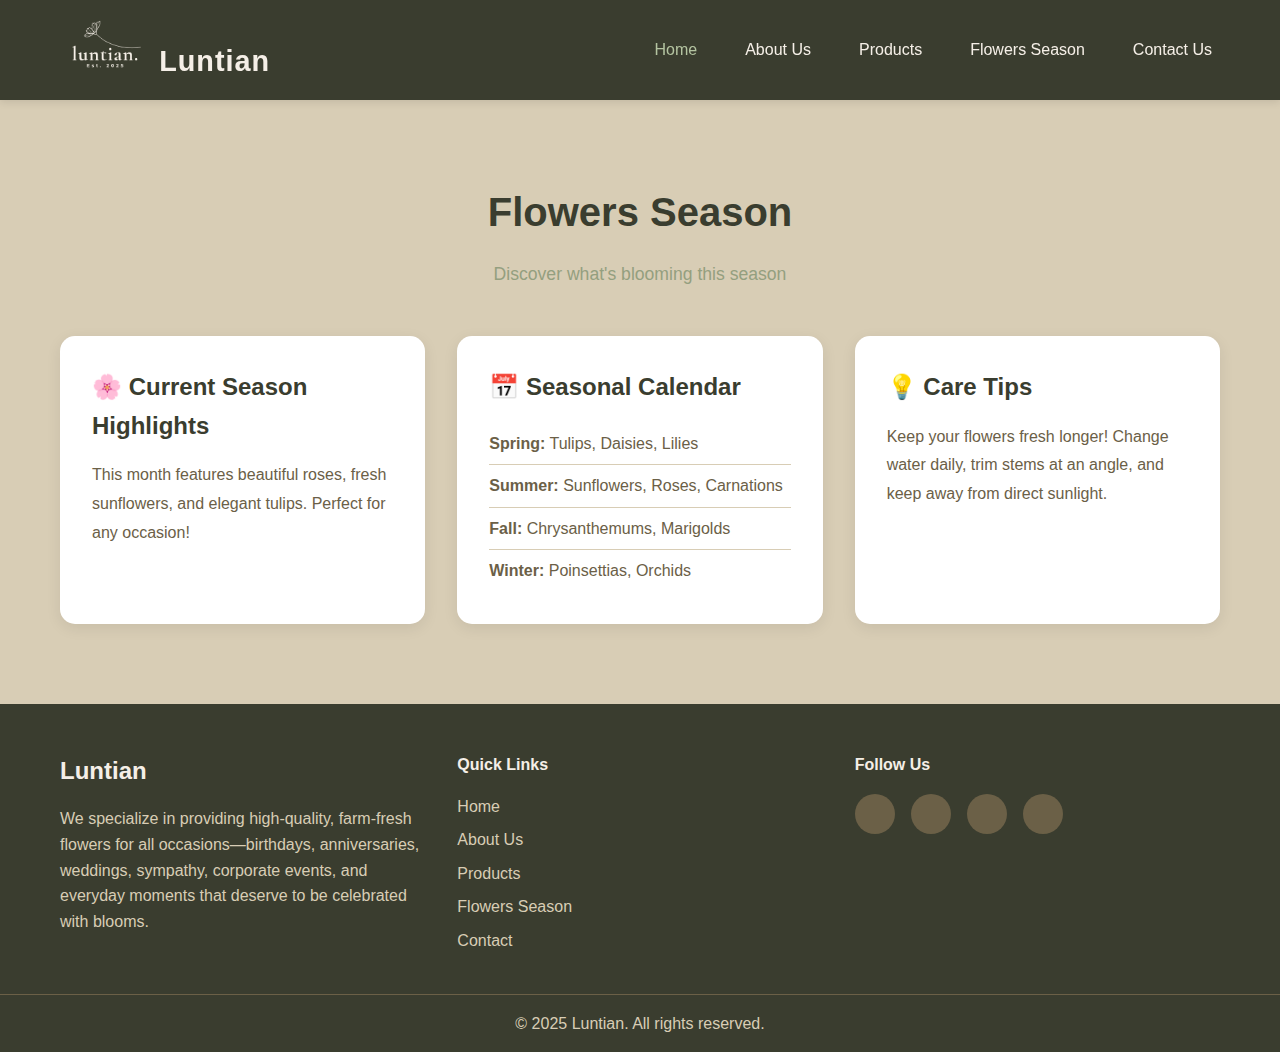
<file: Luntian_Website-main/Phase 1-2/season.html>
<!DOCTYPE html>
<html lang="en">
<head>
    <meta charset="UTF-8">
    <meta name="viewport" content="width=device-width, initial-scale=1.0">
    <title>Flowers Season - Luntian</title>
    <link rel="stylesheet" href="style.css">
    <link rel="stylesheet" href="https://cdnjs.cloudflare.com/ajax/libs/font-awesome/6.5.1/css/all.min.css" integrity="sha512-DTOQO9RWCH3ppGqcWaEA1BIZOC6xxalwEsw9c2QQeAIftl+Vegovlnee1c9QX4TctnWMn13TZye+giMm8e2LwA==" crossorigin="anonymous" referrerpolicy="no-referrer" />
</head>
<body>
    <!-- Navigation -->
    <nav class="navbar">
        <div class="container">
            <a href="index.html" style="text-decoration: none;">
            <div class="logo">
            <img src="assets\LUNTIANLOGO.png" alt="Luntian Logo" class="logo-img">
              Luntian
              </div>
                </a>
            <button class="menu-toggle" id="menuToggle">
                <span></span>
                <span></span>
                <span></span>
            </button>
            <ul class="nav-links" id="navLinks">
                <li><a href="index.html" class="active">Home</a></li>
                <li><a href="about.html">About Us</a></li>
                <li><a href="products.html">Products</a></li>
                <li><a href="season.html">Flowers Season</a></li>
                <li><a href="contact.html">Contact Us</a></li>
            </ul>
        </div>
    </nav>

    <!-- Flowers Season Section -->
    <section id="season" class="season">
        <div class="container">
            <div class="section-header">
                <h2>Flowers Season</h2>
                <p>Discover what's blooming this season</p>
            </div>
            
            <div class="season-content">
                <div class="season-card">
                    <h3>🌸 Current Season Highlights</h3>
                    <p>This month features beautiful roses, fresh sunflowers, and elegant tulips. Perfect for any occasion!</p>
                </div>
                
                <div class="season-card">
                    <h3>📅 Seasonal Calendar</h3>
                    <ul class="season-list">
                        <li><strong>Spring:</strong> Tulips, Daisies, Lilies</li>
                        <li><strong>Summer:</strong> Sunflowers, Roses, Carnations</li>
                        <li><strong>Fall:</strong> Chrysanthemums, Marigolds</li>
                        <li><strong>Winter:</strong> Poinsettias, Orchids</li>
                    </ul>
                </div>
                
                <div class="season-card">
                    <h3>💡 Care Tips</h3>
                    <p>Keep your flowers fresh longer! Change water daily, trim stems at an angle, and keep away from direct sunlight.</p>
                </div>
            </div>
        </div>
    </section>

    <!-- Footer -->
    <footer class="footer">
        <div class="container">
            <div class="footer-content">
                <div class="footer-section">
                    <h3>Luntian</h3>
                    <p>We specialize in providing high-quality, farm-fresh flowers for all occasions—birthdays, anniversaries, weddings, sympathy, corporate events, and everyday moments that deserve to be celebrated with blooms.</p>
                </div>
                <div class="footer-section">
                    <h4>Quick Links</h4>
                    <ul>
                        <li><a href="index.html">Home</a></li>
                        <li><a href="about.html">About Us</a></li>
                        <li><a href="products.html">Products</a></li>
                        <li><a href="season.html">Flowers Season</a></li>
                        <li><a href="contact.html">Contact</a></li>
                    </ul>
                </div>
                <div class="footer-section">
                    <h4>Follow Us</h4>
                    <div class="social-links">
                        <a href="#" class="social-link" aria-label="Follow us on Facebook">
                        <i class="fab fa-facebook-f"></i>
                        </a>

                        <a href="#" class="social-link" aria-label="Follow us on Instagram">
                        <i class="fab fa-instagram"></i>
                        </a>

                        <a href="https://www.tiktok.com/@" class="social-link" aria-label="Follow us on TikTok">
                        <i class="fab fa-tiktok"></i>
                        </a>

                        <a href="mailto:contact@luntian.com" class="social-link" aria-label="Email Us">
                        <i class="fas fa-envelope"></i>    
                        </a>
                        
                    </div>
                </div>
            </div>
            </div><div class="footer-bottom">
                <p>&copy; 2025 Luntian. All rights reserved.</p>
            </div>
    </footer>

    <script src="script.js"></script>
</body>
</html>
</file>
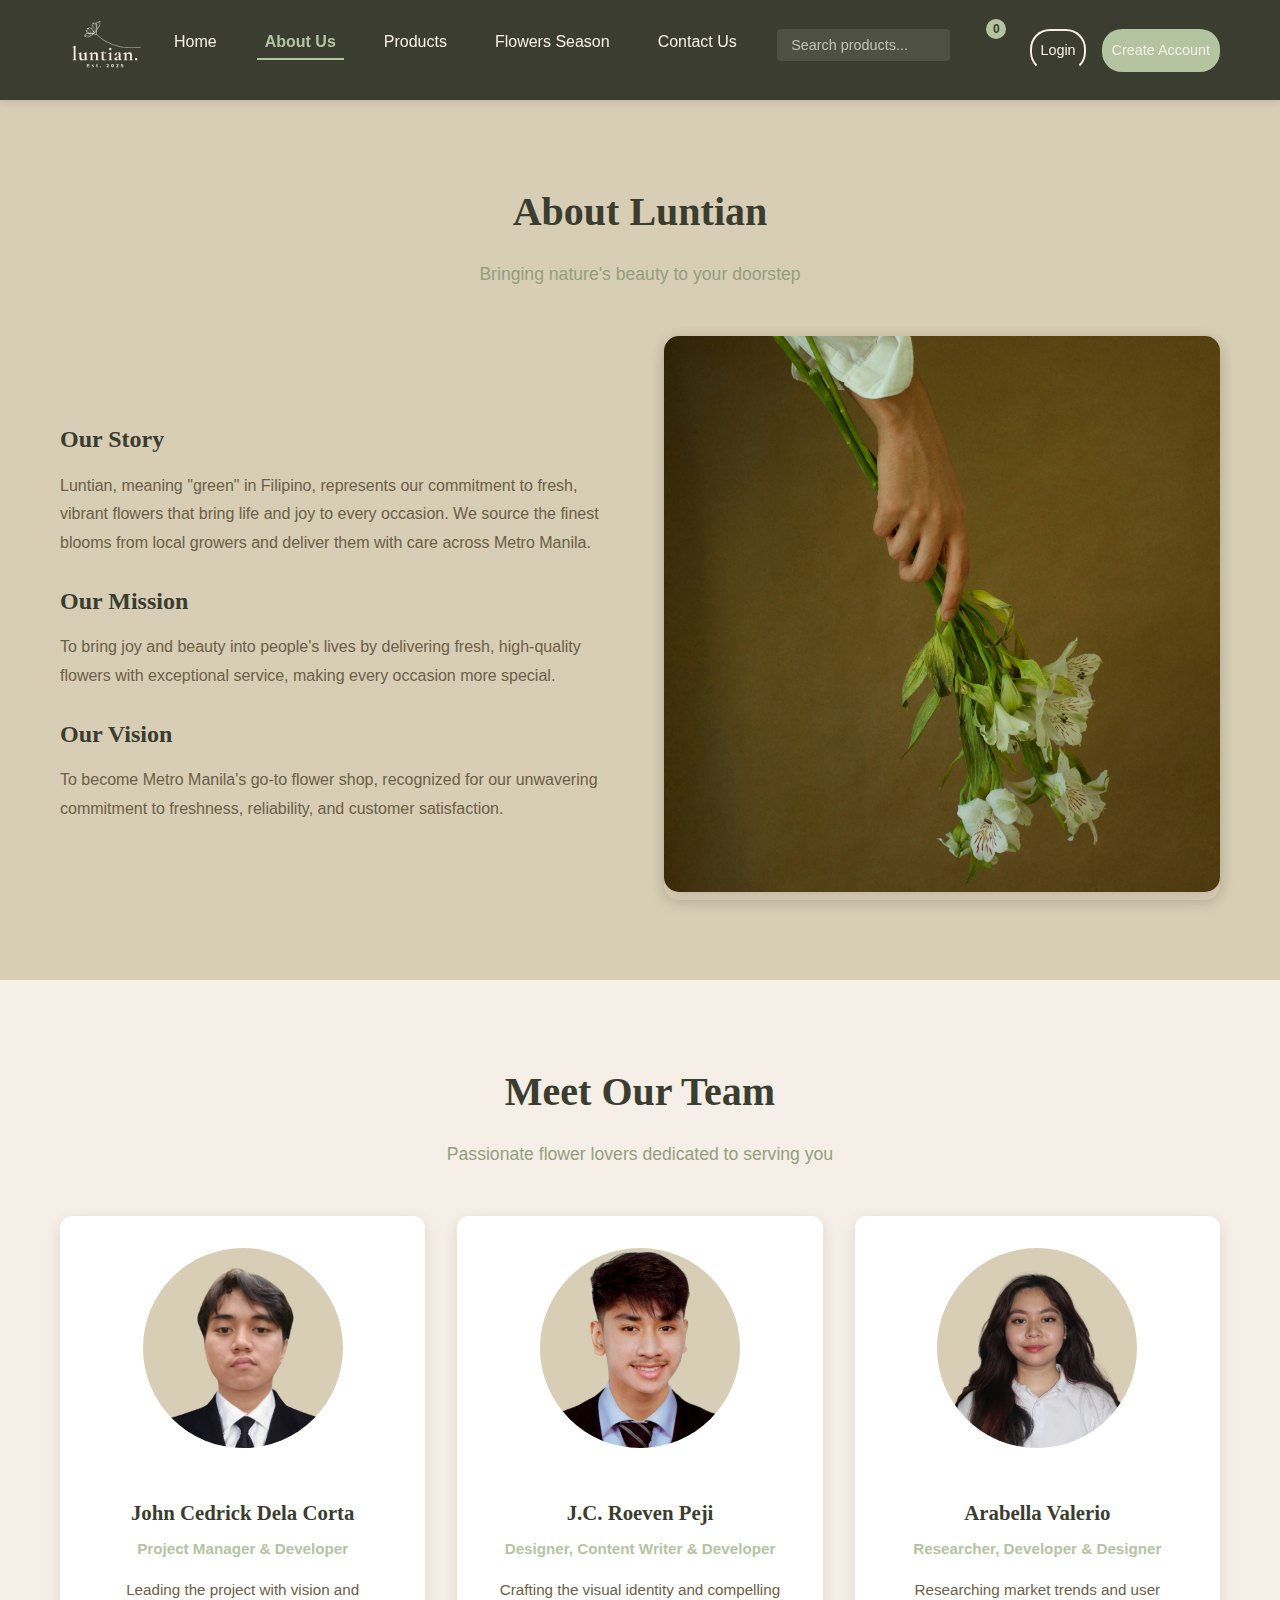
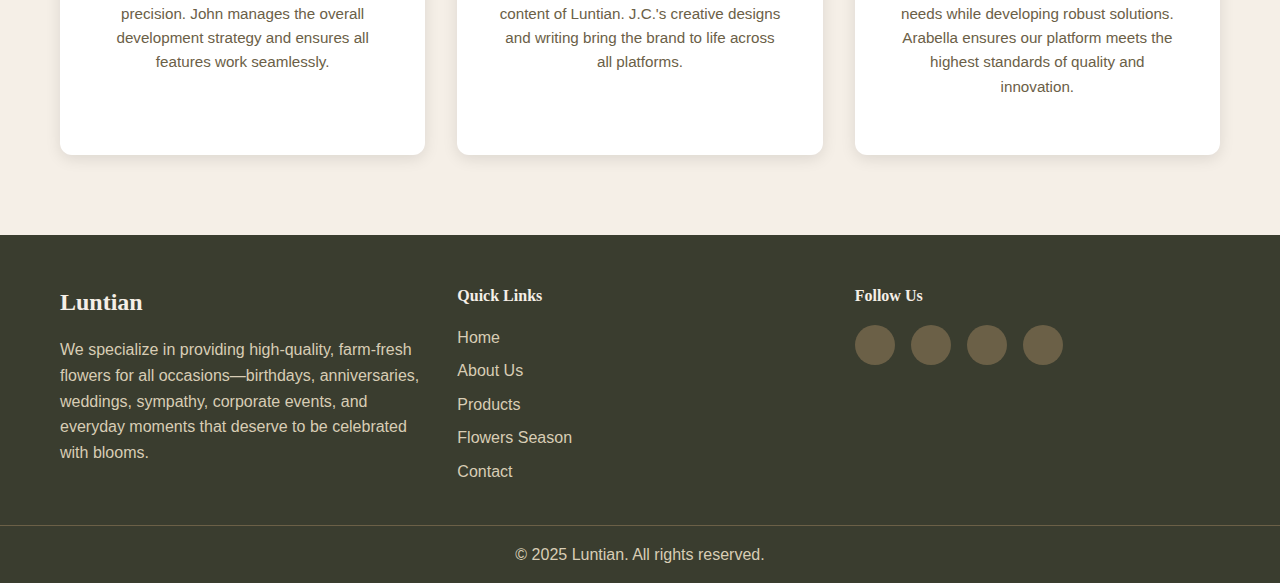
<file: Luntian-main/Luntian_Website-main/Phase 1-2/about.html>
<!DOCTYPE html>
<html lang="en">
<head>
    <meta charset="UTF-8">
    <meta name="viewport" content="width=device-width, initial-scale=1.0">
    <title>About Us - Luntian</title>
    <link rel="stylesheet" href="style.css">
    <link rel="stylesheet" href="https://cdnjs.cloudflare.com/ajax/libs/font-awesome/6.5.1/css/all.min.css" integrity="sha512-DTOQO9RWCH3ppGqcWaEA1BIZOC6xxalwEsw9c2QQeAIftl+Vegovlnee1c9QX4TctnWMn13TZye+giMm8e2LwA==" crossorigin="anonymous" referrerpolicy="no-referrer" />
</head>
<body>
    <!-- Navigation -->
    <nav class="navbar">
        <div class="container">
            <a href="index.html" style="text-decoration: none;">
            <div class="logo">
            <img src="assets\LUNTIANLOGO.png" alt="Luntian Logo" class="logo-img">
              </div>
                </a>
            <button class="menu-toggle" id="menuToggle">
                <span></span>
                <span></span>
                <span></span>
            </button>
                     <ul class="nav-links" id="navLinks">
                     <li><a href="index.html">Home</a></li>
                     <li><a href="about.html">About Us</a></li>
                     <li><a href="products.html">Products</a></li>
                     <li><a href="season.html">Flowers Season</a></li>
                     <li><a href="contact.html">Contact Us</a></li>
                     <li class="search-bar-container">
            <input type="text" class="search-input" id="searchInput" placeholder="Search products..." autocomplete="off">
        <button class="search-btn" id="searchBtn"><i class="fas fa-search"></i></button>
    </li>
         <li><a href="cart.html" class="cart-icon" id="cartIcon"><i class="fas fa-shopping-cart"></i><span class="cart-count">0</span></a></li>
         <li class="auth-buttons">
            <a href="login.html" class="btn-login">Login</a>
            <a href="signup.html" class="btn-signup">Create Account</a>
    </li>
</ul>
        </div>
    </nav>

    <!-- About Section -->
    <section id="about" class="about">
        <div class="container">
            <div class="section-header">
                <h2>About Luntian</h2>
                <p>Bringing nature's beauty to your doorstep</p>
            </div>
            <div class="about-content">
                <div class="about-text">
                    <h3>Our Story</h3>
                    <p>Luntian, meaning "green" in Filipino, represents our commitment to fresh, vibrant flowers that bring life and joy to every occasion. We source the finest blooms from local growers and deliver them with care across Metro Manila.</p>
                    
                    <h3>Our Mission</h3>
                    <p>To bring joy and beauty into people's lives by delivering fresh, high-quality flowers with exceptional service, making every occasion more special.</p>
                    
                    <h3>Our Vision</h3>
                    <p>To become Metro Manila's go-to flower shop, recognized for our unwavering commitment to freshness, reliability, and customer satisfaction.</p>
                </div>
                <div class="about-real-image">
                <img src="assets/ABOUTUSPIC.jpg"alt="Description of Luntian's operations or team" class="about-real-image">
                </div>
                </div>
            </div>
        </div>
    </section>

    <!-- Meet the Team Section -->
    <section id="team" class="team">
        <div class="container">
            <div class="section-header">
                <h2>Meet Our Team</h2>
                <p>Passionate flower lovers dedicated to serving you</p>
            </div>
            <div class="team-grid">
                <div class="team-card">
                    <div class="team-image">
                        <img src="assets/team-member-1.png" alt="John Cedrick Dela Corta">
                    </div>
                    <h3>John Cedrick Dela Corta</h3>
                    <p class="team-role">Project Manager & Developer</p>
                    <p class="team-bio">Leading the project with vision and precision. John manages the overall development strategy and ensures all features work seamlessly.</p>
                </div>

                <div class="team-card">
                    <div class="team-image">
                        <img src="assets/team-member-2.png" alt="J.C. Roeven Peji">
                    </div>
                    <h3>J.C. Roeven Peji</h3>
                    <p class="team-role">Designer, Content Writer & Developer</p>
                    <p class="team-bio">Crafting the visual identity and compelling content of Luntian. J.C.'s creative designs and writing bring the brand to life across all platforms.</p>
                </div>

                <div class="team-card">
                    <div class="team-image">
                        <img src="assets/team-member-3.png" alt="Arabella Valerio">
                    </div>
                    <h3>Arabella Valerio</h3>
                    <p class="team-role">Researcher, Developer & Designer</p>
                    <p class="team-bio">Researching market trends and user needs while developing robust solutions. Arabella ensures our platform meets the highest standards of quality and innovation.</p>
                </div>
            </div>
        </div>
    </section>

    <!-- Footer -->
    <footer class="footer">
        <div class="container">
            <div class="footer-content">
                <div class="footer-section">
                    <h3>Luntian</h3>
                    <p>We specialize in providing high-quality, farm-fresh flowers for all occasions—birthdays, anniversaries, weddings, sympathy, corporate events, and everyday moments that deserve to be celebrated with blooms.</p>
                </div>
                <div class="footer-section">
                    <h4>Quick Links</h4>
                    <ul>
                        <li><a href="index.html">Home</a></li>
                        <li><a href="about.html">About Us</a></li>
                        <li><a href="products.html">Products</a></li>
                        <li><a href="season.html">Flowers Season</a></li>
                        <li><a href="contact.html">Contact</a></li>
                    </ul>
                </div>
                <div class="footer-section">
                    <h4>Follow Us</h4>
                    <div class="social-links">
                        <a href="#" class="social-link" aria-label="Follow us on Facebook">
                        <i class="fab fa-facebook-f"></i>
                        </a>

                        <a href="#" class="social-link" aria-label="Follow us on Instagram">
                        <i class="fab fa-instagram"></i>
                        </a>

                        <a href="https://www.tiktok.com/@" class="social-link" aria-label="Follow us on TikTok">
                        <i class="fab fa-tiktok"></i>
                        </a>

                        <a href="mailto:contact@luntian.com" class="social-link" aria-label="Email Us">
                        <i class="fas fa-envelope"></i>    
                        </a>
                        
                    </div>
                </div>
            </div>
            </div><div class="footer-bottom">
                <p>&copy; 2025 Luntian. All rights reserved.</p>
            </div>
    </footer>

    <script src="script.js"></script>
</body>
</html>
</file>
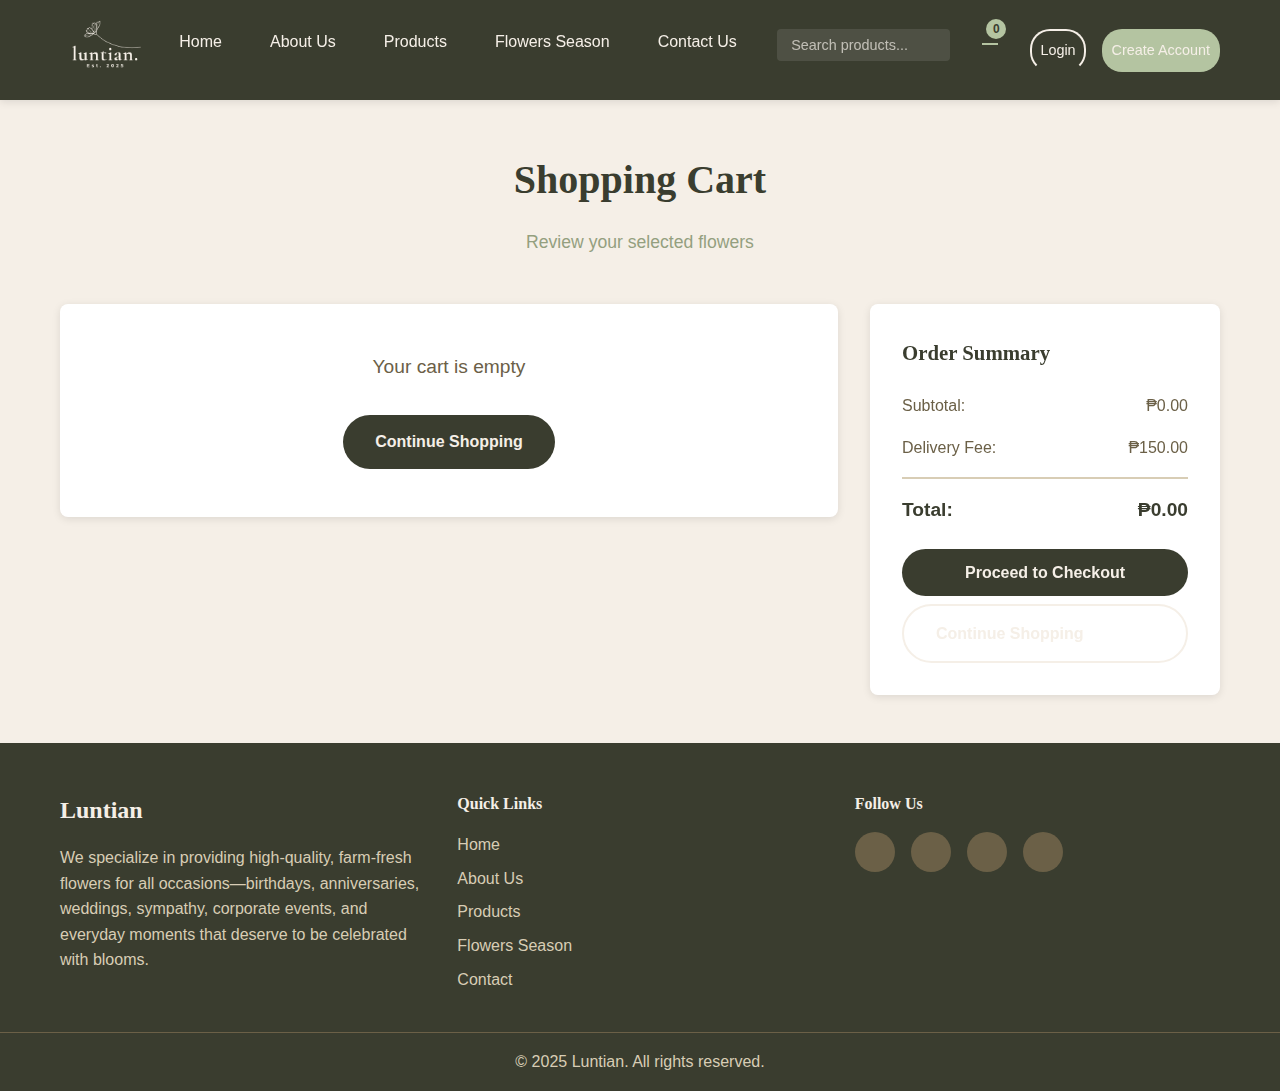
<file: Luntian-main/Luntian_Website-main/Phase 1-2/cart.html>
<!DOCTYPE html>
<html lang="en">
<head>
    <meta charset="UTF-8">
    <meta name="viewport" content="width=device-width, initial-scale=1.0">
    <title>Shopping Cart - Luntian</title>
    <link rel="stylesheet" href="style.css">
    <link rel="stylesheet" href="https://cdnjs.cloudflare.com/ajax/libs/font-awesome/6.5.1/css/all.min.css" integrity="sha512-DTOQO9RWCH3ppGqcWaEA1BIZOC6xxalwEsw9c2QQeAIftl+Vegovlnee1c9QX4TctnWMn13TZye+giMm8e2LwA==" crossorigin="anonymous" referrerpolicy="no-referrer" />
</head>
<body>
    <!-- Navigation -->
    <nav class="navbar">
        <div class="container">
            <a href="index.html">
            <div class="logo">
            <img src="assets\LUNTIANLOGO.png" alt="Luntian Logo" class="logo-img">
              </div>
                </a>
            <button class="menu-toggle" id="menuToggle">
                <span></span>
                <span></span>
                <span></span>
            </button>
                     <ul class="nav-links" id="navLinks">
                     <li><a href="index.html">Home</a></li>
                     <li><a href="about.html">About Us</a></li>
                     <li><a href="products.html">Products</a></li>
                     <li><a href="season.html">Flowers Season</a></li>
                     <li><a href="contact.html">Contact Us</a></li>
                     <li class="search-bar-container">
            <input type="text" class="search-input" id="searchInput" placeholder="Search products..." autocomplete="off">
        <button class="search-btn" id="searchBtn"><i class="fas fa-search"></i></button>
        </li>
         <li><a href="cart.html" class="cart-icon" id="cartIcon"><i class="fas fa-shopping-cart"></i><span class="cart-count">0</span></a></li>
         <li class="auth-buttons">
            <a href="login.html" class="btn-login">Login</a>
            <a href="signup.html" class="btn-signup">Create Account</a>
    </li>
</ul>
        </div>
    </nav>

    <!-- Shopping Cart Section -->
    <section class="shopping-cart">
        <div class="container">
            <div class="section-header">
                <h2>Shopping Cart</h2>
                <p>Review your selected flowers</p>
            </div>

            <div class="cart-content">
                <div class="cart-items-wrapper">
                    <table class="cart-table">
                        <thead>
                            <tr>
                                <th>Product</th>
                                <th>Price</th>
                                <th>Quantity</th>
                                <th>Total</th>
                                <th>Action</th>
                            </tr>
                        </thead>
                        <tbody id="cartItemsTable">
                            <!-- Cart items will be populated here -->
                        </tbody>
                    </table>
                    <div id="emptyCartMessage" class="empty-cart-message">
                        <i class="fas fa-shopping-cart"></i>
                        <p>Your cart is empty</p>
                        <a href="products.html" class="btn btn-primary">Continue Shopping</a>
                    </div>
                </div>

                <div class="cart-summary">
                    <div class="summary-card">
                        <h3>Order Summary</h3>
                        <div class="summary-row">
                            <span>Subtotal:</span>
                            <span id="subtotal">₱0.00</span>
                        </div>
                        <div class="summary-row">
                            <span>Delivery Fee:</span>
                            <span id="deliveryFee">₱150.00</span>
                        </div>
                        <div class="summary-divider"></div>
                        <div class="summary-row total-row">
                            <span>Total:</span>
                            <span id="totalPrice">₱0.00</span>
                        </div>
                        <button class="btn btn-primary btn-checkout" id="checkoutBtn">Proceed to Checkout</button>
                        <a href="products.html" class="btn btn-secondary">Continue Shopping</a>
                    </div>
                </div>
            </div>
        </div>
    </section>

    <!-- Footer -->
    <footer class="footer">
        <div class="container">
            <div class="footer-content">
                <div class="footer-section">
                    <h3>Luntian</h3>
                    <p>We specialize in providing high-quality, farm-fresh flowers for all occasions—birthdays, anniversaries, weddings, sympathy, corporate events, and everyday moments that deserve to be celebrated with blooms.</p>
                </div>
                <div class="footer-section">
                    <h4>Quick Links</h4>
                    <ul>
                        <li><a href="index.html">Home</a></li>
                        <li><a href="about.html">About Us</a></li>
                        <li><a href="products.html">Products</a></li>
                        <li><a href="season.html">Flowers Season</a></li>
                        <li><a href="contact.html">Contact</a></li>
                    </ul>
                </div>
                <div class="footer-section">
                    <h4>Follow Us</h4>
                    <div class="social-links">
                        <a href="#" class="social-link" aria-label="Follow us on Facebook">
                        <i class="fab fa-facebook-f"></i>
                        </a>

                        <a href="#" class="social-link" aria-label="Follow us on Instagram">
                        <i class="fab fa-instagram"></i>
                        </a>

                        <a href="https://www.tiktok.com/@" class="social-link" aria-label="Follow us on TikTok">
                        <i class="fab fa-tiktok"></i>
                        </a>

                        <a href="mailto:contact@luntian.com" class="social-link" aria-label="Email Us">
                        <i class="fas fa-envelope"></i>    
                        </a>
                    </div>
                </div>
            </div>
            </div><div class="footer-bottom">
                <p>&copy; 2025 Luntian. All rights reserved.</p>
            </div>
        </div>
    </footer>

    <script src="script.js"></script>
</body>
</html>
</file>
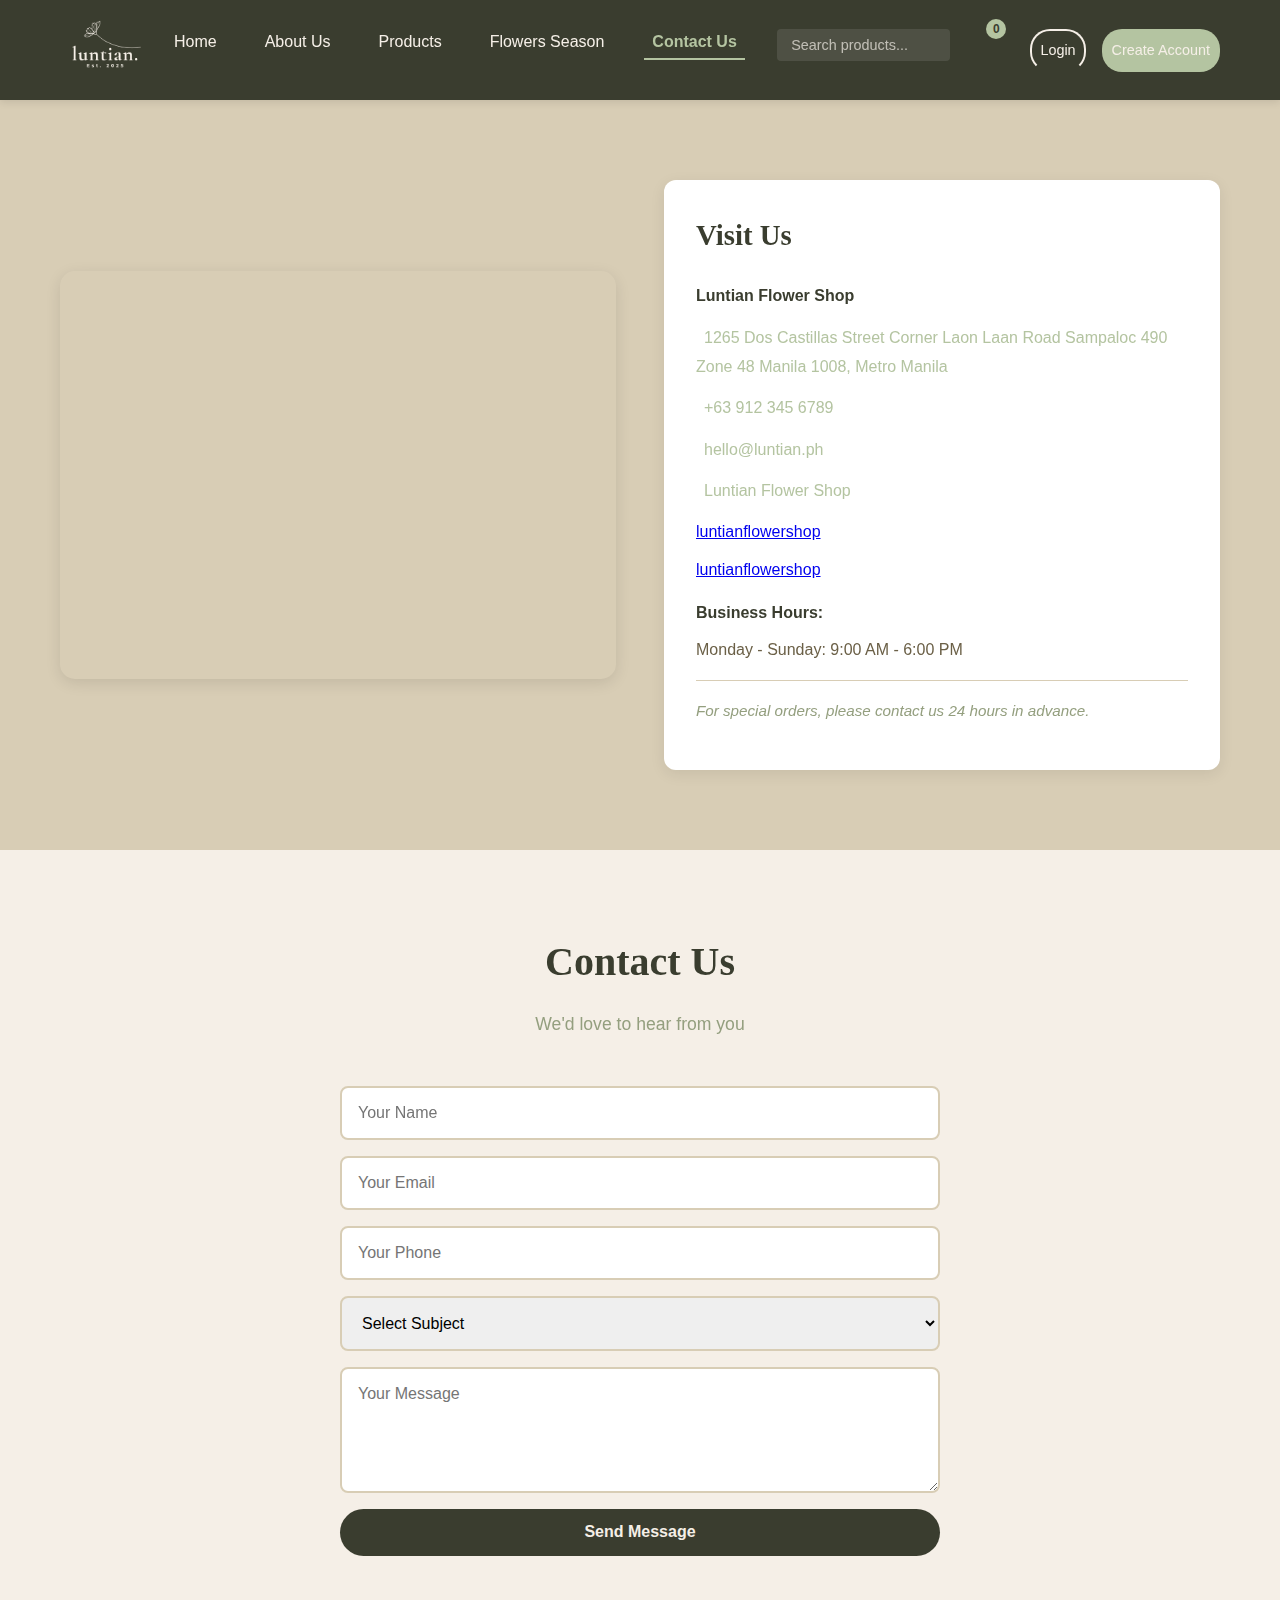
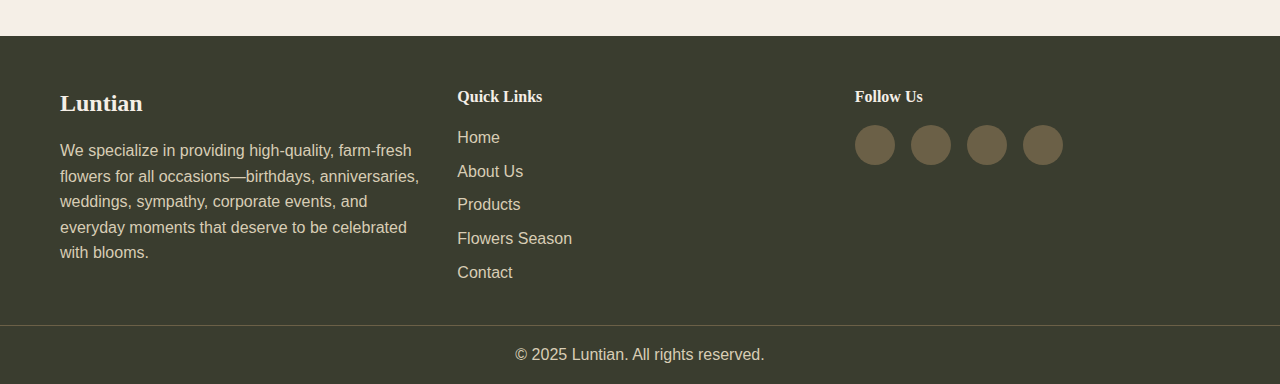
<file: Luntian-main/Luntian_Website-main/Phase 1-2/contact.html>
<!DOCTYPE html>
<html lang="en">
<head>
    <meta charset="UTF-8">
    <meta name="viewport" content="width=device-width, initial-scale=1.0">
    <title>Contact Us - Luntian</title>
    <link rel="stylesheet" href="style.css">
    <link rel="stylesheet" href="https://cdnjs.cloudflare.com/ajax/libs/font-awesome/6.5.1/css/all.min.css" integrity="sha512-DTOQO9RWCH3ppGqcWaEA1BIZOC6xxalwEsw9c2QQeAIftl+Vegovlnee1c9QX4TctnWMn13TZye+giMm8e2LwA==" crossorigin="anonymous" referrerpolicy="no-referrer" />
</head>
<body>
    <!-- Navigation -->
    <nav class="navbar">
        <div class="container">
            <a href="index.html" style="text-decoration: none;">
            <div class="logo">
            <img src="assets\LUNTIANLOGO.png" alt="Luntian Logo" class="logo-img">
              </div>
                </a>
            <button class="menu-toggle" id="menuToggle">
                <span></span>
                <span></span>
                <span></span>
            </button>
                     <ul class="nav-links" id="navLinks">
                     <li><a href="index.html">Home</a></li>
                     <li><a href="about.html">About Us</a></li>
                     <li><a href="products.html">Products</a></li>
                     <li><a href="season.html">Flowers Season</a></li>
                     <li><a href="contact.html">Contact Us</a></li>
                     <li class="search-bar-container">
            <input type="text" class="search-input" id="searchInput" placeholder="Search products..." autocomplete="off">
        <button class="search-btn" id="searchBtn"><i class="fas fa-search"></i></button>
         </li>
         <li><a href="cart.html" class="cart-icon" id="cartIcon"><i class="fas fa-shopping-cart"></i><span class="cart-count">0</span></a></li>
         <li class="auth-buttons">
            <a href="login.html" class="btn-login">Login</a>
            <a href="signup.html" class="btn-signup">Create Account</a>
    </li>
</ul>
        </div>
    </nav>

    <!-- Map Section -->
    <section id="map" class="map-section">
        <div class="container">
            <div class="map-container">
                <div class="map-image">
                    <iframe src="https://www.google.com/maps/embed?pb=!1m18!1m12!1m3!1d3861.28!2d120.99!3d14.6044!2m3!1f0!2f0!3f0!3m2!1i1024!2i768!4f13.1!3m3!1m2!1s0x3397c8d8d8d8d8d9%3A0x1265doscatillas!2s1265%20Dos%20Castillas%20Street%2C%20Manila%201008!5e0!3m2!1sen!2sph!4v1733745600000" width="100%" height="400" style="border:0; border-radius: 15px;" allowfullscreen="" loading="lazy" referrerpolicy="no-referrer-when-downgrade"></iframe>
                </div>
                <div class="map-address">
                    <h3>Visit Us</h3>
                    <div class="address-details">
                        <p><strong>Luntian Flower Shop</strong></p>
                        <p><a href="https://www.google.com/maps/search/1265+Dos+Castillas+Street+Manila+1008" target="_blank" class="address-link"><i class="fas fa-map-marker-alt"></i> 1265 Dos Castillas Street Corner Laon Laan Road Sampaloc 490 Zone 48 Manila 1008, Metro Manila</a></p>
                        <p class="phone"><a href="tel:+639123456789"><i class="fas fa-phone"></i> +63 912 345 6789</a></p>
                        <p class="email"><a href="mailto:hello@luntian.ph"><i class="fas fa-envelope"></i> hello@luntian.ph</a></p>
                        <p class="Facebook"><a href="https://www.facebook.com/luntianflowershop" target="_blank"><i class="fab fa-facebook-f"></i> Luntian Flower Shop</a></p>
                        <p class="Instagram"></p><a href="https://www.instagram.com/luntianflowershop" target="_blank"><i class="fab fa-instagram"></i> luntianflowershop</a></p>
                        <p class="TikTok"></p><a href="https://www.tiktok.com/@luntianflowershop" target="_blank"><i class="fab fa-tiktok"></i> luntianflowershop</a></p>
                        <p class="hours"><strong>Business Hours:</strong></p>
                        <p>Monday - Sunday: 9:00 AM - 6:00 PM</p>
                        <p class="note">For special orders, please contact us 24 hours in advance.</p>
                    </div>
                </div>
            </div>
        </div>
    </section>

    <!-- Contact Section -->
    <section id="contact" class="contact">
        <div class="container">
            <div class="section-header">
                <h2>Contact Us</h2>
                <p>We'd love to hear from you</p>
            </div>
            
            <div class="contact-form-wrapper">
                <form class="contact-form" id="contactForm">
                    <input type="text" placeholder="Your Name" required>
                    <input type="email" placeholder="Your Email" required>
                    <input type="tel" placeholder="Your Phone">
                    <select required>
                        <option value="">Select Subject</option>
                        <option value="general">General Inquiry</option>
                        <option value="order">Product Question</option>
                        <option value="custom">Custom Order</option>
                        <option value="feedback">Feedback</option>
                    </select>
                    <textarea rows="5" placeholder="Your Message" required></textarea>
                    <button type="submit" class="btn btn-primary">Send Message</button>
                </form>
            </div>
        </div>
    </section>

    <!-- Footer -->
    <footer class="footer">
        <div class="container">
            <div class="footer-content">
                <div class="footer-section">
                    <h3>Luntian</h3>
                    <p>We specialize in providing high-quality, farm-fresh flowers for all occasions—birthdays, anniversaries, weddings, sympathy, corporate events, and everyday moments that deserve to be celebrated with blooms.</p>
                </div>
                <div class="footer-section">
                    <h4>Quick Links</h4>
                    <ul>
                        <li><a href="index.html">Home</a></li>
                        <li><a href="about.html">About Us</a></li>
                        <li><a href="products.html">Products</a></li>
                        <li><a href="season.html">Flowers Season</a></li>
                        <li><a href="contact.html">Contact</a></li>
                    </ul>
                </div>
                <div class="footer-section">
                    <h4>Follow Us</h4>
                    <div class="social-links">
                        <a href="https://www.facebook.com/luntian" class="social-link" aria-label="Follow us on Facebook" target="_blank">
                        <i class="fab fa-facebook-f"></i>
                        </a>

                        <a href="https://www.instagram.com/luntian" class="social-link" aria-label="Follow us on Instagram" target="_blank">
                        <i class="fab fa-instagram"></i>
                        </a>

                        <a href="https://www.tiktok.com/@luntian" class="social-link" aria-label="Follow us on TikTok" target="_blank">
                        <i class="fab fa-tiktok"></i>
                        </a>

                        <a href="mailto:contact@luntian.com" class="social-link" aria-label="Email Us">
                        <i class="fas fa-envelope"></i>    
                        </a>
                        
                    </div>
                </div>
            </div>
            </div><div class="footer-bottom">
                <p>&copy; 2025 Luntian. All rights reserved.</p>
            </div>
    </footer>

    <script src="script.js"></script>
</body>
</html>
</file>
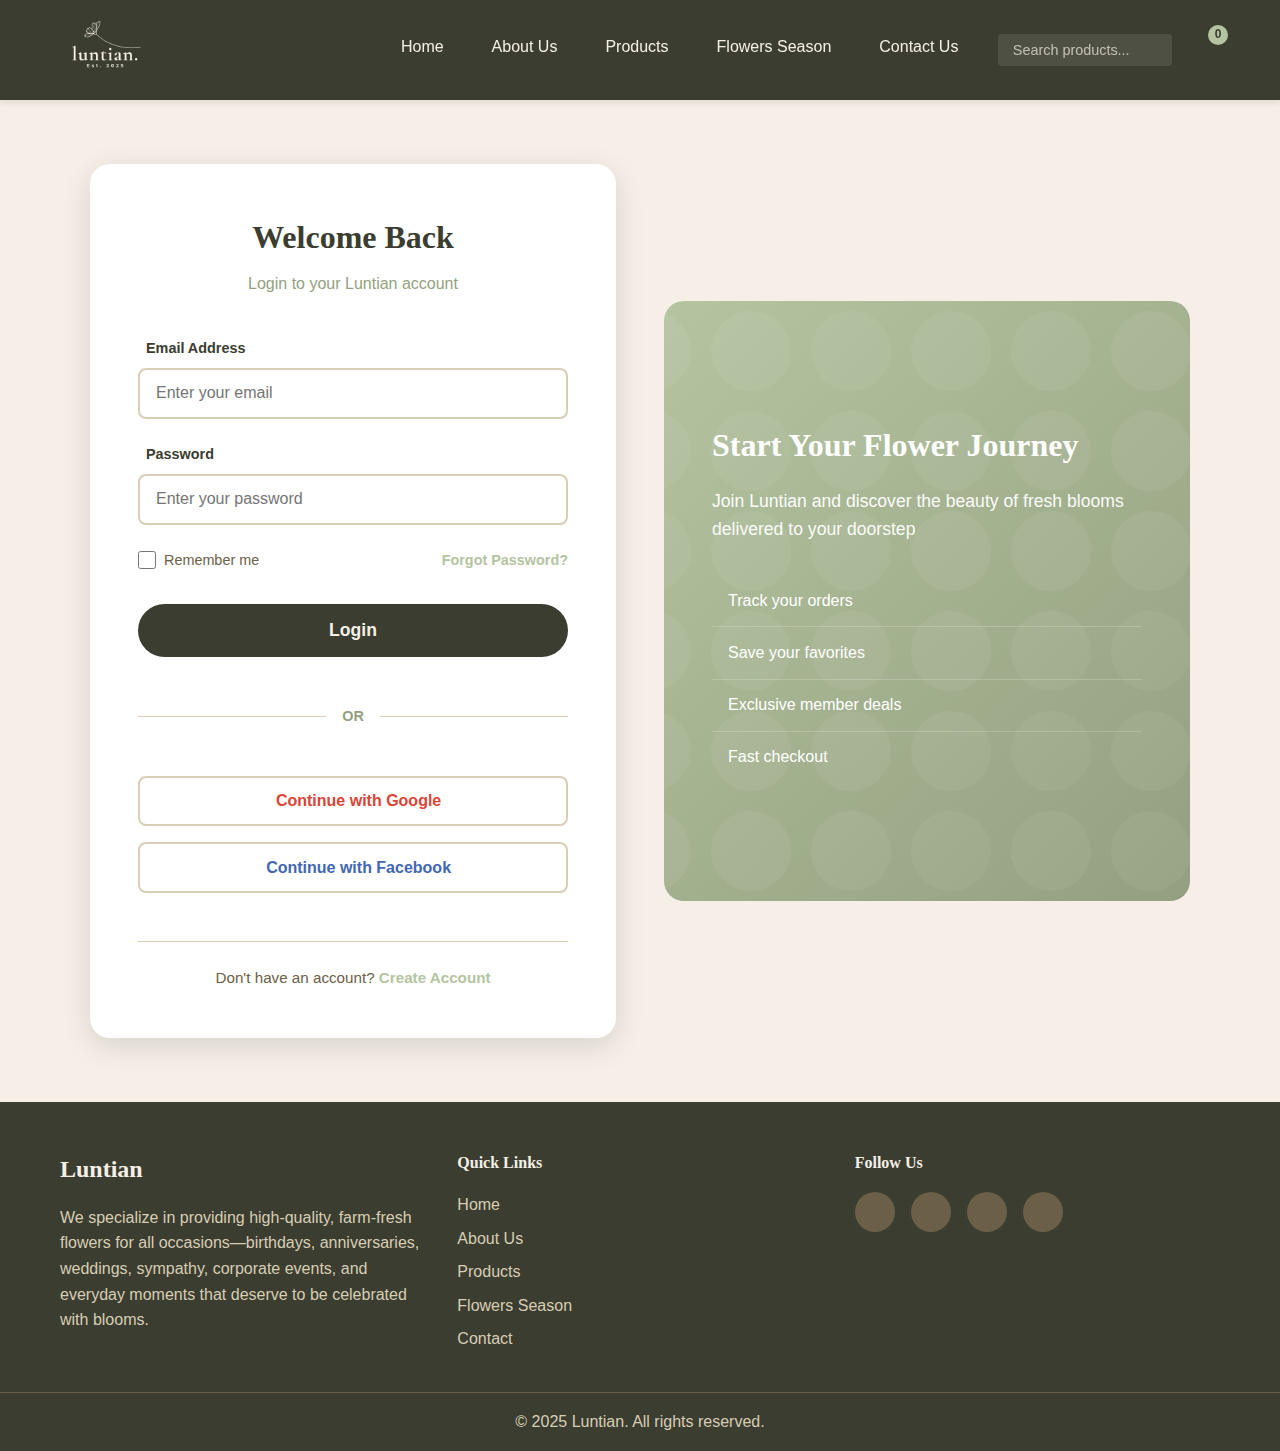
<file: Luntian-main/Luntian_Website-main/Phase 1-2/login.html>
<!DOCTYPE html>
<html lang="en">
<head>
    <meta charset="UTF-8">
    <meta name="viewport" content="width=device-width, initial-scale=1.0">
    <title>Login - Luntian</title>
    <link rel="stylesheet" href="style.css">
    <link rel="stylesheet" href="https://cdnjs.cloudflare.com/ajax/libs/font-awesome/6.5.1/css/all.min.css" integrity="sha512-DTOQO9RWCH3ppGqcWaEA1BIZOC6xxalwEsw9c2QQeAIftl+Vegovlnee1c9QX4TctnWMn13TZye+giMm8e2LwA==" crossorigin="anonymous" referrerpolicy="no-referrer" />
</head>
<body>
    <!-- Navigation -->
    <nav class="navbar">
        <div class="container">
            <a href="index.html">
                <div class="logo">
                    <img src="assets/LUNTIANLOGO.png" alt="Luntian Logo" class="logo-img">
                </div>
            </a>
            <button class="menu-toggle" id="menuToggle">
                <span></span>
                <span></span>
                <span></span>
            </button>
            <ul class="nav-links" id="navLinks">
                <li><a href="index.html">Home</a></li>
                <li><a href="about.html">About Us</a></li>
                <li><a href="products.html">Products</a></li>
                <li><a href="season.html">Flowers Season</a></li>
                <li><a href="contact.html">Contact Us</a></li>
                <li class="search-bar-container">
                    <input type="text" class="search-input" id="searchInput" placeholder="Search products..." autocomplete="off">
                    <button class="search-btn" id="searchBtn"><i class="fas fa-search"></i></button>
                </li>
                <li><a href="cart.html" class="cart-icon" id="cartIcon"><i class="fas fa-shopping-cart"></i><span class="cart-count">0</span></a></li>
            </ul>
        </div>
    </nav>

    <!-- Login Section -->
    <section class="auth-section">
        <div class="container">
            <div class="auth-wrapper">
                <div class="auth-card">
                    <div class="auth-header">
                        <i class="fas fa-user-circle auth-icon"></i>
                        <h2>Welcome Back</h2>
                        <p>Login to your Luntian account</p>
                    </div>

                    <form class="auth-form" id="loginForm">
                        <div class="form-group">
                            <label for="email"><i class="fas fa-envelope"></i> Email Address</label>
                            <input type="email" id="email" name="email" placeholder="Enter your email" required>
                        </div>

                        <div class="form-group">
                            <label for="password"><i class="fas fa-lock"></i> Password</label>
                            <div class="password-input-wrapper">
                                <input type="password" id="password" name="password" placeholder="Enter your password" required>
                                <button type="button" class="toggle-password" id="togglePassword">
                                    <i class="fas fa-eye"></i>
                                </button>
                            </div>
                        </div>

                        <div class="form-options">
                            <label class="remember-me">
                                <input type="checkbox" name="remember">
                                <span>Remember me</span>
                            </label>
                            <a href="#" class="forgot-password">Forgot Password?</a>
                        </div>

                        <button type="submit" class="btn btn-primary btn-auth">Login</button>

                        <div class="auth-divider">
                            <span>OR</span>
                        </div>

                        <div class="social-login">
                            <button type="button" class="btn-social btn-google">
                                <i class="fab fa-google"></i> Continue with Google
                            </button>
                            <button type="button" class="btn-social btn-facebook">
                                <i class="fab fa-facebook-f"></i> Continue with Facebook
                            </button>
                        </div>

                        <div class="auth-footer">
                            <p>Don't have an account? <a href="signup.html">Create Account</a></p>
                        </div>
                    </form>
                </div>

                <div class="auth-image">
                    <div class="auth-image-overlay">
                        <h3>Start Your Flower Journey</h3>
                        <p>Join Luntian and discover the beauty of fresh blooms delivered to your doorstep</p>
                        <ul class="benefits-list">
                            <li><i class="fas fa-check-circle"></i> Track your orders</li>
                            <li><i class="fas fa-check-circle"></i> Save your favorites</li>
                            <li><i class="fas fa-check-circle"></i> Exclusive member deals</li>
                            <li><i class="fas fa-check-circle"></i> Fast checkout</li>
                        </ul>
                    </div>
                </div>
            </div>
        </div>
    </section>

    <!-- Footer -->
    <footer class="footer">
        <div class="container">
            <div class="footer-content">
                <div class="footer-section">
                    <h3>Luntian</h3>
                    <p>We specialize in providing high-quality, farm-fresh flowers for all occasions—birthdays, anniversaries, weddings, sympathy, corporate events, and everyday moments that deserve to be celebrated with blooms.</p>
                </div>
                <div class="footer-section">
                    <h4>Quick Links</h4>
                    <ul>
                        <li><a href="index.html">Home</a></li>
                        <li><a href="about.html">About Us</a></li>
                        <li><a href="products.html">Products</a></li>
                        <li><a href="season.html">Flowers Season</a></li>
                        <li><a href="contact.html">Contact</a></li>
                    </ul>
                </div>
                <div class="footer-section">
                    <h4>Follow Us</h4>
                    <div class="social-links">
                        <a href="#" class="social-link" aria-label="Follow us on Facebook">
                            <i class="fab fa-facebook-f"></i>
                        </a>
                        <a href="#" class="social-link" aria-label="Follow us on Instagram">
                            <i class="fab fa-instagram"></i>
                        </a>
                        <a href="https://www.tiktok.com/@" class="social-link" aria-label="Follow us on TikTok">
                            <i class="fab fa-tiktok"></i>
                        </a>
                        <a href="mailto:contact@luntian.com" class="social-link" aria-label="Email Us">
                            <i class="fas fa-envelope"></i>
                        </a>
                    </div>
                </div>
            </div>
        </div>
        <div class="footer-bottom">
            <p>&copy; 2025 Luntian. All rights reserved.</p>
        </div>
    </footer>

    <script src="script.js"></script>
</body>
</html>
</file>
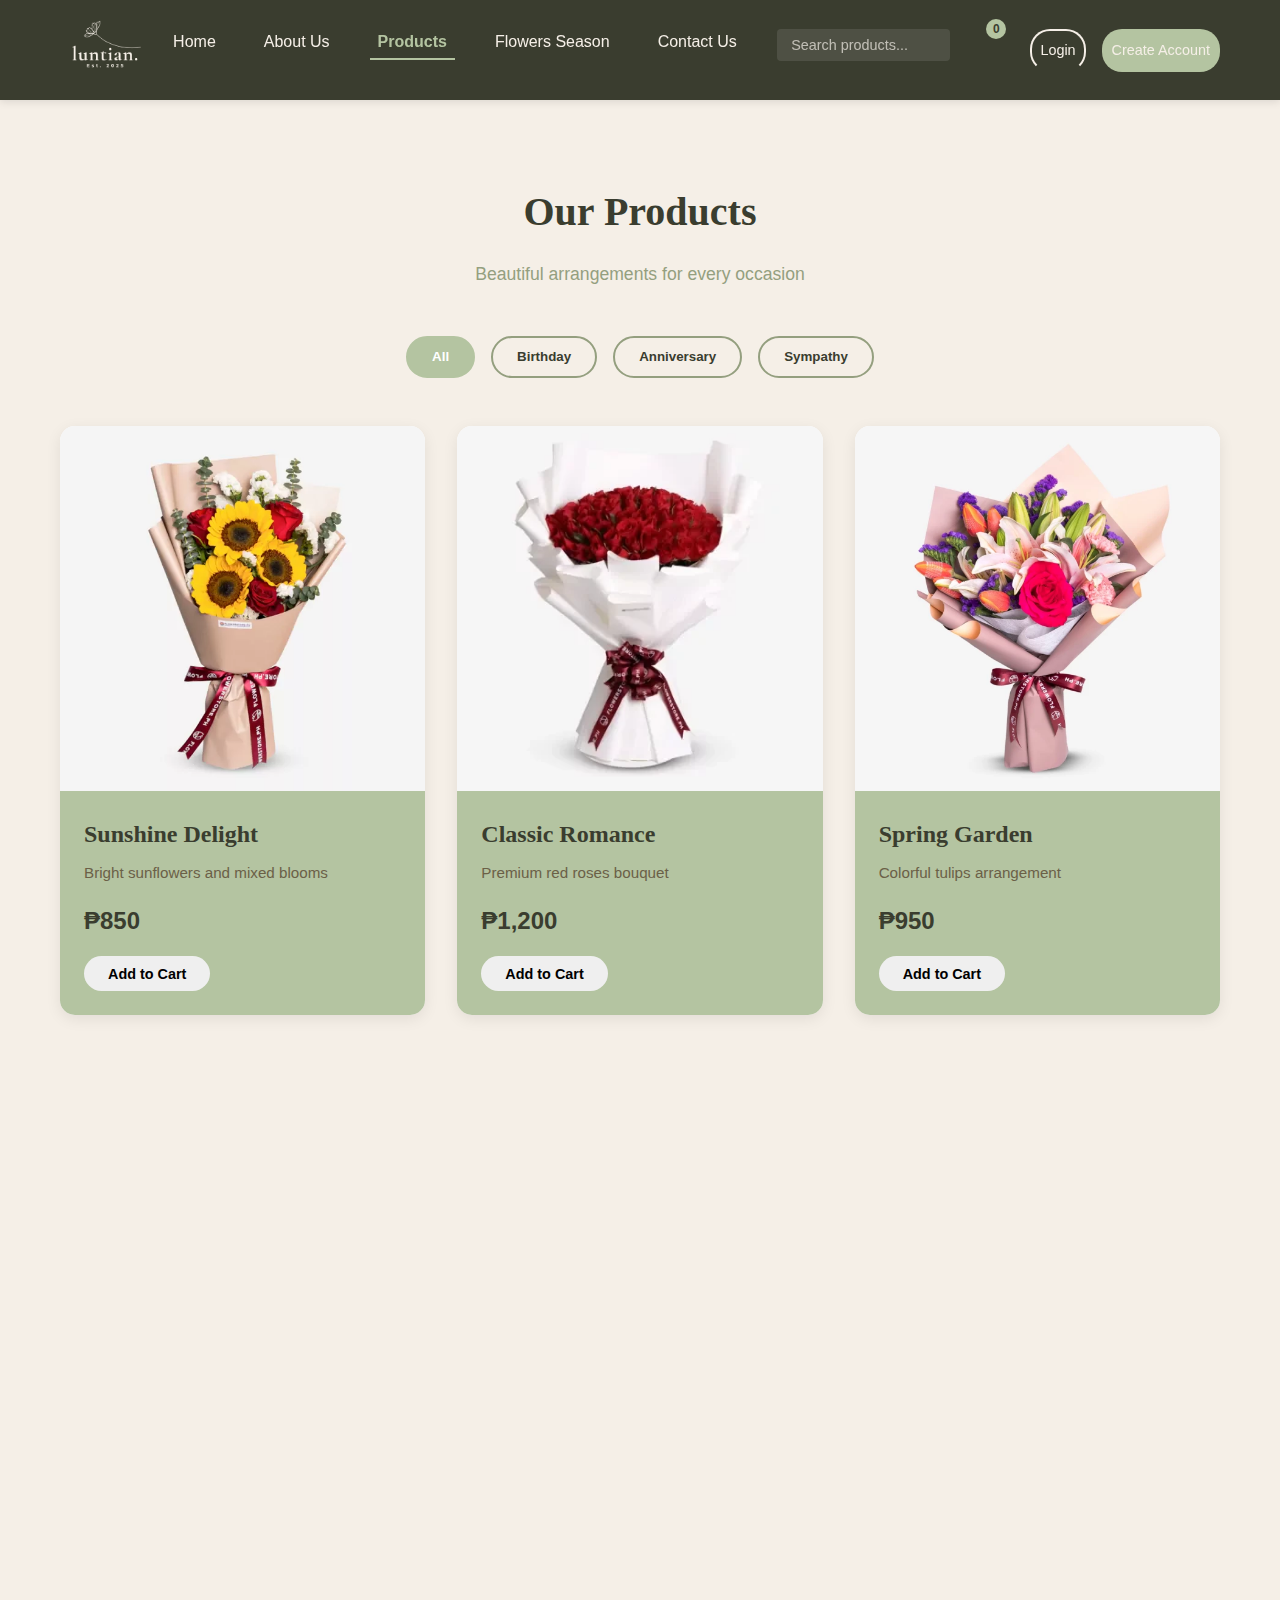
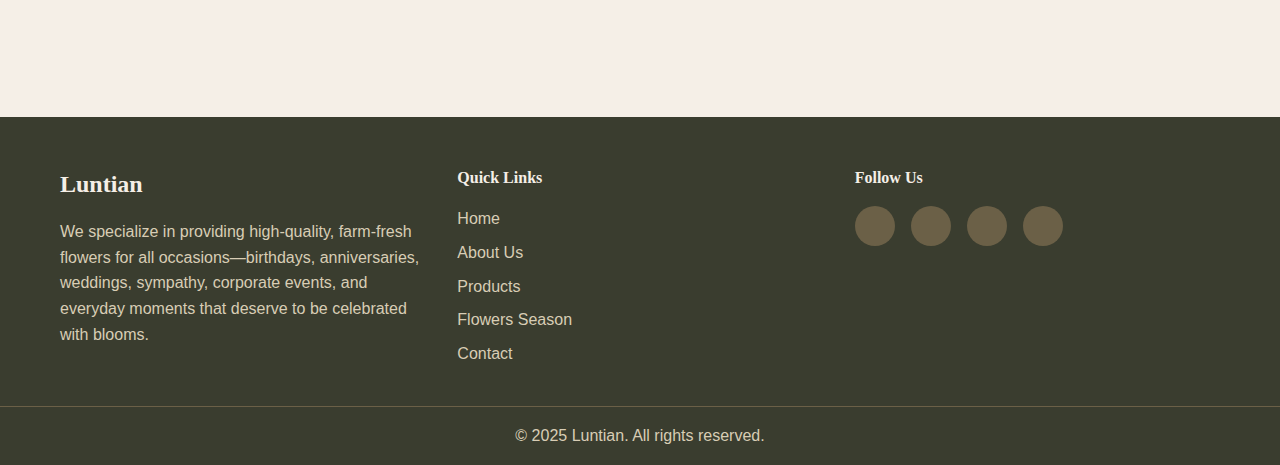
<file: Luntian-main/Luntian_Website-main/Phase 1-2/products.html>
<!DOCTYPE html>
<html lang="en">
<head>
    <meta charset="UTF-8">
    <meta name="viewport" content="width=device-width, initial-scale=1.0">
    <title>Products - Luntian</title>
    <link rel="stylesheet" href="style.css">
    <link rel="stylesheet" href="https://cdnjs.cloudflare.com/ajax/libs/font-awesome/6.5.1/css/all.min.css" integrity="sha512-DTOQO9RWCH3ppGqcWaEA1BIZOC6xxalwEsw9c2QQeAIftl+Vegovlnee1c9QX4TctnWMn13TZye+giMm8e2LwA==" crossorigin="anonymous" referrerpolicy="no-referrer" />
</head>
<body>
    <!-- Navigation -->
    <nav class="navbar">
        <div class="container">
            <a href="index.html">
            <div class="logo">
            <img src="assets\LUNTIANLOGO.png" alt="Luntian Logo" class="logo-img">
              </div>
                </a>
            <button class="menu-toggle" id="menuToggle">
                <span></span>
                <span></span>
                <span></span>
            </button>
                     <ul class="nav-links" id="navLinks">
                     <li><a href="index.html">Home</a></li>
                     <li><a href="about.html">About Us</a></li>
                     <li><a href="products.html">Products</a></li>
                     <li><a href="season.html">Flowers Season</a></li>
                     <li><a href="contact.html">Contact Us</a></li>
                     <li class="search-bar-container">
                 <input type="text" class="search-input" id="searchInput" placeholder="Search products..." autocomplete="off">
             <button class="search-btn" id="searchBtn"><i class="fas fa-search"></i></button>
         </li>
         <li><a href="cart.html" class="cart-icon" id="cartIcon"><i class="fas fa-shopping-cart"></i><span class="cart-count">0</span></a></li>
         <li class="auth-buttons">
            <a href="login.html" class="btn-login">Login</a>
            <a href="signup.html" class="btn-signup">Create Account</a>
    </li>
</ul>
        </div>
    </nav>

    <!-- Products Section -->
    <section id="products" class="products">
        <div class="container">
            <div class="section-header">
                <h2>Our Products</h2>
                <p>Beautiful arrangements for every occasion</p>
            </div>
            
            <div class="product-filters">
                <button class="filter-btn active" data-filter="all">All</button>
                <button class="filter-btn" data-filter="birthday">Birthday</button>
                <button class="filter-btn" data-filter="anniversary">Anniversary</button>
                <button class="filter-btn" data-filter="sympathy">Sympathy</button>
            </div>

            <div class="product-grid">
                <div class="product-card" data-category="birthday">
                    <div class="product-image">
                    <img src="assets/products/Sunshine Delight.png" alt="Description of the flower arrangement">
                    </div>
                    <div class="product-info">
                        <h3>Sunshine Delight</h3>
                        <p>Bright sunflowers and mixed blooms</p>
                        <div class="product-price">₱850</div>
                        <button class="btn btn-small">Add to Cart</button>
                    </div>
                </div>

                <div class="product-card" data-category="anniversary">
                    <div class="product-image">
                    <img src="assets/products/Classic Love.png" alt="Description of the flower arrangement">
                    </div>
                    <div class="product-info">
                        <h3>Classic Romance</h3>
                        <p>Premium red roses bouquet</p>
                        <div class="product-price">₱1,200</div>
                        <button class="btn btn-small">Add to Cart</button>
                    </div>
                </div>

                <div class="product-card" data-category="birthday">
                    <div class="product-image">
                    <img src="assets/products/Spring Graden.png" alt="Description of the flower arrangement">
                    </div>
                    <div class="product-info">
                        <h3>Spring Garden</h3>
                        <p>Colorful tulips arrangement</p>
                        <div class="product-price">₱950</div>
                        <button class="btn btn-small">Add to Cart</button>
                    </div>
                </div>

                <div class="product-card" data-category="sympathy">
                    <div class="product-image">
                    <img src="assets/products/Peaceful Tribute.png" alt="Description of the flower arrangement">
                    </div>
                    <div class="product-info">
                        <h3>Peaceful Tribute</h3>
                        <p>White lilies and roses</p>
                        <div class="product-price">₱1,100</div>
                        <button class="btn btn-small">Add to Cart</button>
                    </div>
                </div>

                <div class="product-card" data-category="anniversary">
                    <div class="product-image">
                    <img src="assets/products/Love Blooms.png" alt="Description of the flower arrangement">
                    </div>
                    <div class="product-info">
                        <h3>Love Blooms</h3>
                        <p>Mixed romantic arrangement</p>
                        <div class="product-price">₱1,050</div>
                        <button class="btn btn-small">Add to Cart</button>
                    </div>
                </div>

                <div class="product-card" data-category="birthday">
                    <div class="product-image">
                    <img src="assets/products/Tropical Paradise.png" alt="Description of the flower arrangement">
                    </div>
                    <div class="product-info">
                        <h3>Tropical Paradise</h3>
                        <p>Vibrant tropical flowers</p>
                        <div class="product-price">₱900</div>
                        <button class="btn btn-small">Add to Cart</button>
                    </div>
                </div>
            </div>
        </div>
    </section>

    <!-- Footer -->
    <footer class="footer">
        <div class="container">
            <div class="footer-content">
                <div class="footer-section">
                    <h3>Luntian</h3>
                    <p>We specialize in providing high-quality, farm-fresh flowers for all occasions—birthdays, anniversaries, weddings, sympathy, corporate events, and everyday moments that deserve to be celebrated with blooms.</p>
                </div>
                <div class="footer-section">
                    <h4>Quick Links</h4>
                    <ul>
                        <li><a href="index.html">Home</a></li>
                        <li><a href="about.html">About Us</a></li>
                        <li><a href="products.html">Products</a></li>
                        <li><a href="season.html">Flowers Season</a></li>
                        <li><a href="contact.html">Contact</a></li>
                    </ul>
                </div>
                <div class="footer-section">
                    <h4>Follow Us</h4>
                    <div class="social-links">
                        <a href="#" class="social-link" aria-label="Follow us on Facebook">
                        <i class="fab fa-facebook-f"></i>
                        </a>

                        <a href="#" class="social-link" aria-label="Follow us on Instagram">
                        <i class="fab fa-instagram"></i>
                        </a>

                        <a href="https://www.tiktok.com/@" class="social-link" aria-label="Follow us on TikTok">
                        <i class="fab fa-tiktok"></i>
                        </a>

                        <a href="mailto:contact@luntian.com" class="social-link" aria-label="Email Us">
                        <i class="fas fa-envelope"></i>    
                        </a>
                        
                    </div>
                </div>
            </div>
            </div><div class="footer-bottom">
                <p>&copy; 2025 Luntian. All rights reserved.</p>
            </div>
        </div>
    </footer>

    <div id="inquiryModal" class="modal-overlay">
        <div class="modal-card">
            <span class="close-btn" id="closeModal">&times;</span>

            <h3 id="modalProductName">Product</h3>
            <p class="modal-price" id="modalProductPrice">₱0</p>

            <p class="modal-message">
                Product added to your inquiry! <br>
                Please contact us to complete your order.
            </p>

            <div class="modal-actions">
                <button id="modalOkBtn" class="ok-btn">OK</button>
                <a href="contact.html" class="contact-btn">Contact Us</a> 
            </div>
        </div>
    </div>

    <script src="script.js"></script>
</body>

</html>
</file>
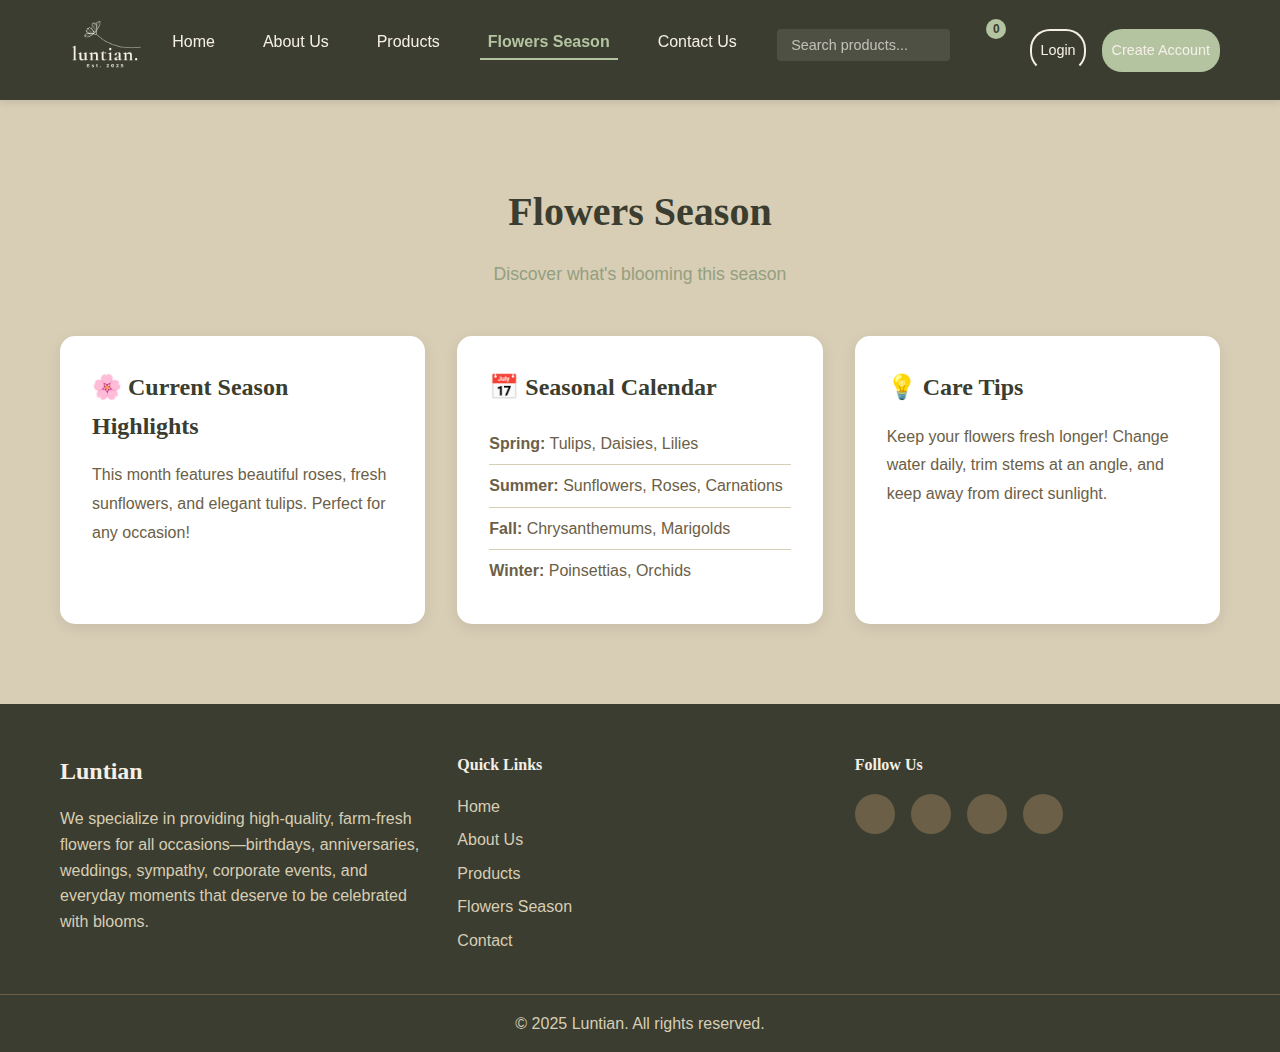
<file: Luntian-main/Luntian_Website-main/Phase 1-2/season.html>
<!DOCTYPE html>
<html lang="en">
<head>
    <meta charset="UTF-8">
    <meta name="viewport" content="width=device-width, initial-scale=1.0">
    <title>Flowers Season - Luntian</title>
    <link rel="stylesheet" href="style.css">
    <link rel="stylesheet" href="https://cdnjs.cloudflare.com/ajax/libs/font-awesome/6.5.1/css/all.min.css" integrity="sha512-DTOQO9RWCH3ppGqcWaEA1BIZOC6xxalwEsw9c2QQeAIftl+Vegovlnee1c9QX4TctnWMn13TZye+giMm8e2LwA==" crossorigin="anonymous" referrerpolicy="no-referrer" />
</head>
<body>
    <!-- Navigation -->
    <nav class="navbar">
        <div class="container">
            <a href="index.html" style="text-decoration: none;">
            <div class="logo">
            <img src="assets\LUNTIANLOGO.png" alt="Luntian Logo" class="logo-img">
              </div>
                </a>
            <button class="menu-toggle" id="menuToggle">
                <span></span>
                <span></span>
                <span></span>
            </button>
                          <ul class="nav-links" id="navLinks">
                     <li><a href="index.html">Home</a></li>
                     <li><a href="about.html">About Us</a></li>
                     <li><a href="products.html">Products</a></li>
                     <li><a href="season.html">Flowers Season</a></li>
                     <li><a href="contact.html">Contact Us</a></li>
                     <li class="search-bar-container">
            <input type="text" class="search-input" id="searchInput" placeholder="Search products..." autocomplete="off">
        <button class="search-btn" id="searchBtn"><i class="fas fa-search"></i></button>
    </li>
         <li><a href="cart.html" class="cart-icon" id="cartIcon"><i class="fas fa-shopping-cart"></i><span class="cart-count">0</span></a></li>
         <li class="auth-buttons">
            <a href="login.html" class="btn-login">Login</a>
            <a href="signup.html" class="btn-signup">Create Account</a>
    </li>
</ul>
        </div>
    </nav>

    <!-- Flowers Season Section -->
    <section id="season" class="season">
        <div class="container">
            <div class="section-header">
                <h2>Flowers Season</h2>
                <p>Discover what's blooming this season</p>
            </div>
            
            <div class="season-content">
                <div class="season-card">
                    <h3>🌸 Current Season Highlights</h3>
                    <p>This month features beautiful roses, fresh sunflowers, and elegant tulips. Perfect for any occasion!</p>
                </div>
                
                <div class="season-card">
                    <h3>📅 Seasonal Calendar</h3>
                    <ul class="season-list">
                        <li><strong>Spring:</strong> Tulips, Daisies, Lilies</li>
                        <li><strong>Summer:</strong> Sunflowers, Roses, Carnations</li>
                        <li><strong>Fall:</strong> Chrysanthemums, Marigolds</li>
                        <li><strong>Winter:</strong> Poinsettias, Orchids</li>
                    </ul>
                </div>
                
                <div class="season-card">
                    <h3>💡 Care Tips</h3>
                    <p>Keep your flowers fresh longer! Change water daily, trim stems at an angle, and keep away from direct sunlight.</p>
                </div>
            </div>
        </div>
    </section>

    <!-- Footer -->
    <footer class="footer">
        <div class="container">
            <div class="footer-content">
                <div class="footer-section">
                    <h3>Luntian</h3>
                    <p>We specialize in providing high-quality, farm-fresh flowers for all occasions—birthdays, anniversaries, weddings, sympathy, corporate events, and everyday moments that deserve to be celebrated with blooms.</p>
                </div>
                <div class="footer-section">
                    <h4>Quick Links</h4>
                    <ul>
                        <li><a href="index.html">Home</a></li>
                        <li><a href="about.html">About Us</a></li>
                        <li><a href="products.html">Products</a></li>
                        <li><a href="season.html">Flowers Season</a></li>
                        <li><a href="contact.html">Contact</a></li>
                    </ul>
                </div>
                <div class="footer-section">
                    <h4>Follow Us</h4>
                    <div class="social-links">
                        <a href="#" class="social-link" aria-label="Follow us on Facebook">
                        <i class="fab fa-facebook-f"></i>
                        </a>

                        <a href="#" class="social-link" aria-label="Follow us on Instagram">
                        <i class="fab fa-instagram"></i>
                        </a>

                        <a href="https://www.tiktok.com/@" class="social-link" aria-label="Follow us on TikTok">
                        <i class="fab fa-tiktok"></i>
                        </a>

                        <a href="mailto:contact@luntian.com" class="social-link" aria-label="Email Us">
                        <i class="fas fa-envelope"></i>    
                        </a>
                        
                    </div>
                </div>
            </div>
            </div><div class="footer-bottom">
                <p>&copy; 2025 Luntian. All rights reserved.</p>
            </div>
    </footer>

    <script src="script.js"></script>
</body>
</html>
</file>
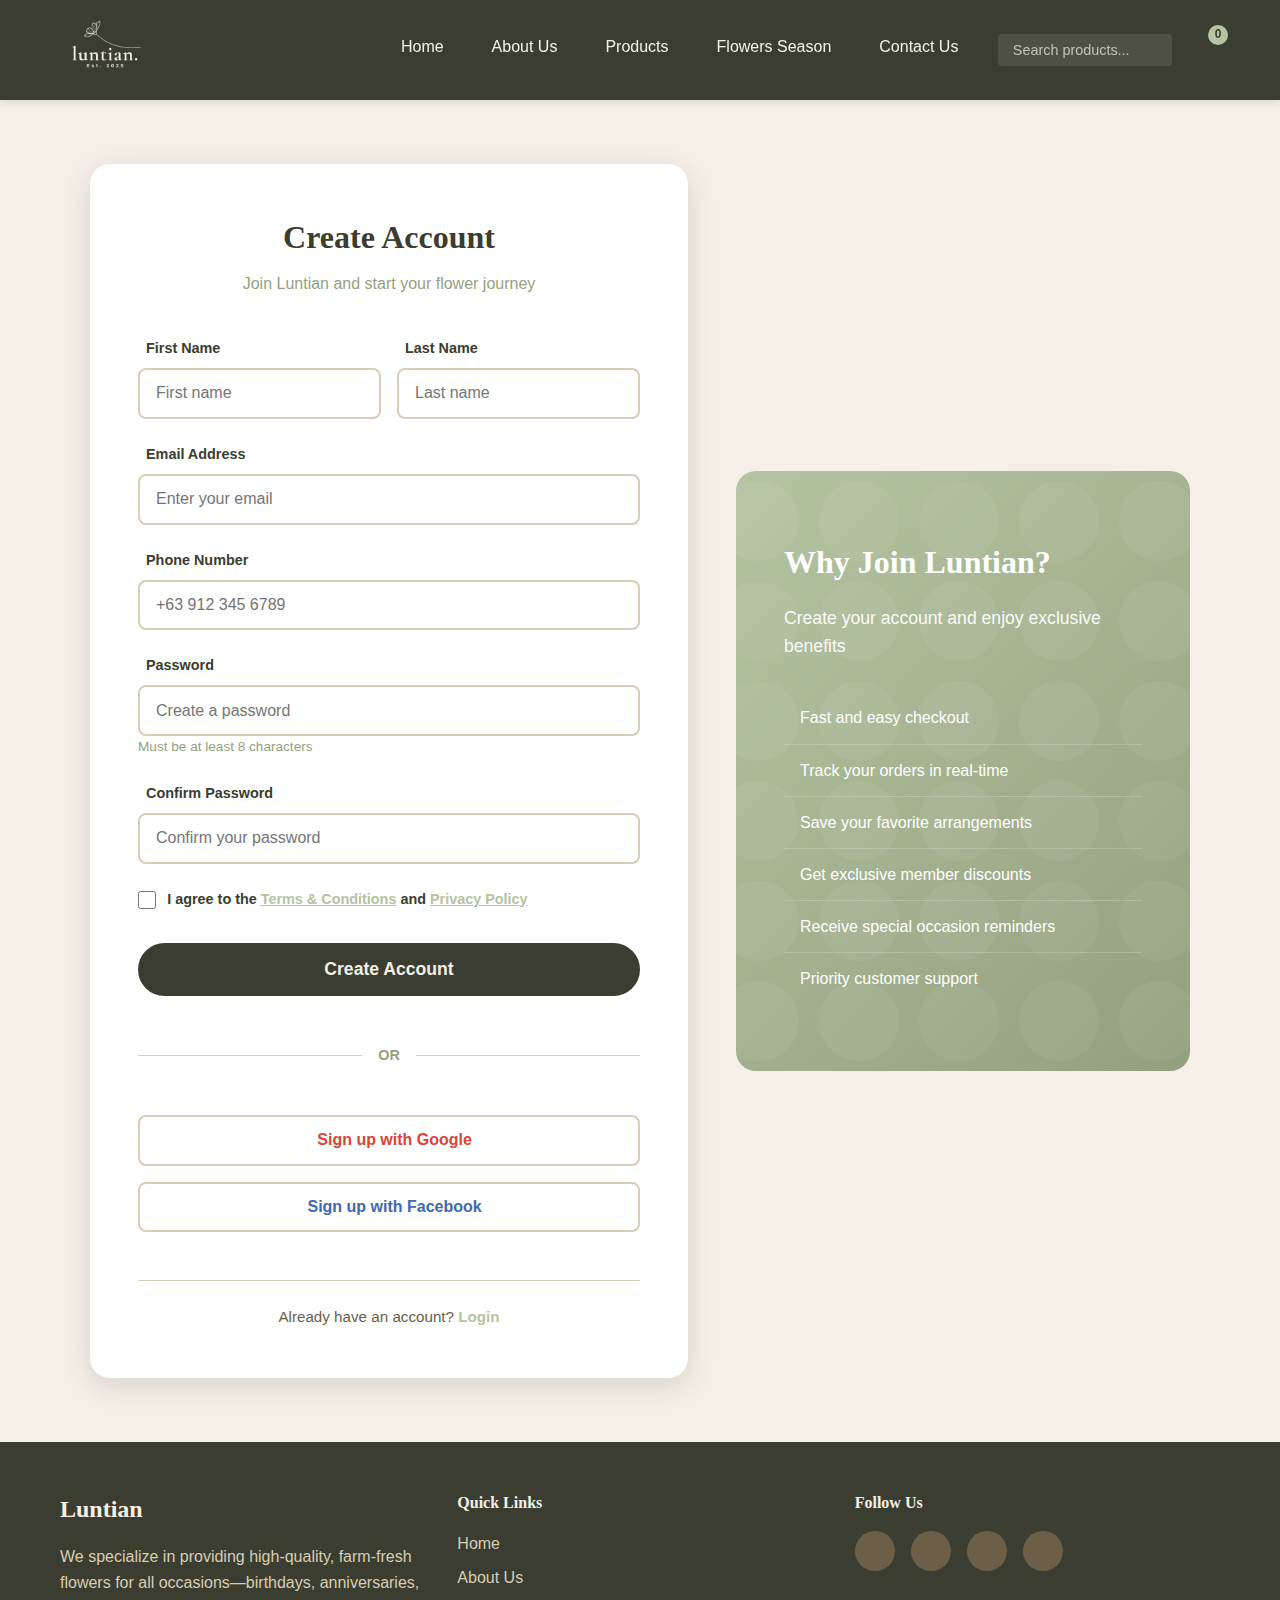
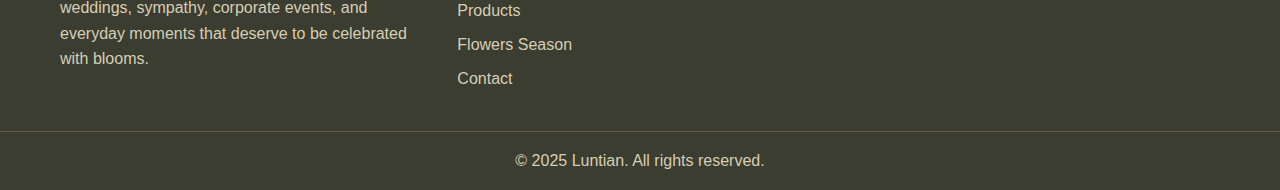
<file: Luntian-main/Luntian_Website-main/Phase 1-2/signup.html>
<!DOCTYPE html>
<html lang="en">
<head>
    <meta charset="UTF-8">
    <meta name="viewport" content="width=device-width, initial-scale=1.0">
    <title>Create Account - Luntian</title>
    <link rel="stylesheet" href="style.css">
    <link rel="stylesheet" href="https://cdnjs.cloudflare.com/ajax/libs/font-awesome/6.5.1/css/all.min.css" integrity="sha512-DTOQO9RWCH3ppGqcWaEA1BIZOC6xxalwEsw9c2QQeAIftl+Vegovlnee1c9QX4TctnWMn13TZye+giMm8e2LwA==" crossorigin="anonymous" referrerpolicy="no-referrer" />
</head>
<body>
    <!-- Navigation -->
    <nav class="navbar">
        <div class="container">
            <a href="index.html">
                <div class="logo">
                    <img src="assets/LUNTIANLOGO.png" alt="Luntian Logo" class="logo-img">
                </div>
            </a>
            <button class="menu-toggle" id="menuToggle">
                <span></span>
                <span></span>
                <span></span>
            </button>
            <ul class="nav-links" id="navLinks">
                <li><a href="index.html">Home</a></li>
                <li><a href="about.html">About Us</a></li>
                <li><a href="products.html">Products</a></li>
                <li><a href="season.html">Flowers Season</a></li>
                <li><a href="contact.html">Contact Us</a></li>
                <li class="search-bar-container">
                    <input type="text" class="search-input" id="searchInput" placeholder="Search products..." autocomplete="off">
                    <button class="search-btn" id="searchBtn"><i class="fas fa-search"></i></button>
                </li>
                <li><a href="cart.html" class="cart-icon" id="cartIcon"><i class="fas fa-shopping-cart"></i><span class="cart-count">0</span></a></li>
            </ul>
        </div>
    </nav>

    <!-- Signup Section -->
    <section class="auth-section">
        <div class="container">
            <div class="auth-wrapper">
                <div class="auth-card">
                    <div class="auth-header">
                        <i class="fas fa-user-plus auth-icon"></i>
                        <h2>Create Account</h2>
                        <p>Join Luntian and start your flower journey</p>
                    </div>

                    <form class="auth-form" id="signupForm">
                        <div class="form-row">
                            <div class="form-group">
                                <label for="firstName"><i class="fas fa-user"></i> First Name</label>
                                <input type="text" id="firstName" name="firstName" placeholder="First name" required>
                            </div>
                            <div class="form-group">
                                <label for="lastName"><i class="fas fa-user"></i> Last Name</label>
                                <input type="text" id="lastName" name="lastName" placeholder="Last name" required>
                            </div>
                        </div>

                        <div class="form-group">
                            <label for="signupEmail"><i class="fas fa-envelope"></i> Email Address</label>
                            <input type="email" id="signupEmail" name="email" placeholder="Enter your email" required>
                        </div>

                        <div class="form-group">
                            <label for="phone"><i class="fas fa-phone"></i> Phone Number</label>
                            <input type="tel" id="phone" name="phone" placeholder="+63 912 345 6789" required>
                        </div>

                        <div class="form-group">
                            <label for="signupPassword"><i class="fas fa-lock"></i> Password</label>
                            <div class="password-input-wrapper">
                                <input type="password" id="signupPassword" name="password" placeholder="Create a password" required>
                                <button type="button" class="toggle-password" id="toggleSignupPassword">
                                    <i class="fas fa-eye"></i>
                                </button>
                            </div>
                            <small class="password-hint">Must be at least 8 characters</small>
                        </div>

                        <div class="form-group">
                            <label for="confirmPassword"><i class="fas fa-lock"></i> Confirm Password</label>
                            <div class="password-input-wrapper">
                                <input type="password" id="confirmPassword" name="confirmPassword" placeholder="Confirm your password" required>
                                <button type="button" class="toggle-password" id="toggleConfirmPassword">
                                    <i class="fas fa-eye"></i>
                                </button>
                            </div>
                        </div>

                        <div class="form-group">
                            <label class="checkbox-label">
                                <input type="checkbox" name="terms" required>
                                <span>I agree to the <a href="#">Terms & Conditions</a> and <a href="#">Privacy Policy</a></span>
                            </label>
                        </div>

                        <button type="submit" class="btn btn-primary btn-auth">Create Account</button>

                        <div class="auth-divider">
                            <span>OR</span>
                        </div>

                        <div class="social-login">
                            <button type="button" class="btn-social btn-google">
                                <i class="fab fa-google"></i> Sign up with Google
                            </button>
                            <button type="button" class="btn-social btn-facebook">
                                <i class="fab fa-facebook-f"></i> Sign up with Facebook
                            </button>
                        </div>

                        <div class="auth-footer">
                            <p>Already have an account? <a href="login.html">Login</a></p>
                        </div>
                    </form>
                </div>

                <div class="auth-image">
                    <div class="auth-image-overlay">
                        <h3>Why Join Luntian?</h3>
                        <p>Create your account and enjoy exclusive benefits</p>
                        <ul class="benefits-list">
                            <li><i class="fas fa-check-circle"></i> Fast and easy checkout</li>
                            <li><i class="fas fa-check-circle"></i> Track your orders in real-time</li>
                            <li><i class="fas fa-check-circle"></i> Save your favorite arrangements</li>
                            <li><i class="fas fa-check-circle"></i> Get exclusive member discounts</li>
                            <li><i class="fas fa-check-circle"></i> Receive special occasion reminders</li>
                            <li><i class="fas fa-check-circle"></i> Priority customer support</li>
                        </ul>
                    </div>
                </div>
            </div>
        </div>
    </section>

    <!-- Footer -->
    <footer class="footer">
        <div class="container">
            <div class="footer-content">
                <div class="footer-section">
                    <h3>Luntian</h3>
                    <p>We specialize in providing high-quality, farm-fresh flowers for all occasions—birthdays, anniversaries, weddings, sympathy, corporate events, and everyday moments that deserve to be celebrated with blooms.</p>
                </div>
                <div class="footer-section">
                    <h4>Quick Links</h4>
                    <ul>
                        <li><a href="index.html">Home</a></li>
                        <li><a href="about.html">About Us</a></li>
                        <li><a href="products.html">Products</a></li>
                        <li><a href="season.html">Flowers Season</a></li>
                        <li><a href="contact.html">Contact</a></li>
                    </ul>
                </div>
                <div class="footer-section">
                    <h4>Follow Us</h4>
                    <div class="social-links">
                        <a href="#" class="social-link" aria-label="Follow us on Facebook">
                            <i class="fab fa-facebook-f"></i>
                        </a>
                        <a href="#" class="social-link" aria-label="Follow us on Instagram">
                            <i class="fab fa-instagram"></i>
                        </a>
                        <a href="https://www.tiktok.com/@" class="social-link" aria-label="Follow us on TikTok">
                            <i class="fab fa-tiktok"></i>
                        </a>
                        <a href="mailto:contact@luntian.com" class="social-link" aria-label="Email Us">
                            <i class="fas fa-envelope"></i>
                        </a>
                    </div>
                </div>
            </div>
        </div>
        <div class="footer-bottom">
            <p>&copy; 2025 Luntian. All rights reserved.</p>
        </div>
    </footer>

    <script src="script.js"></script>
</body>
</html>
</file>
<file: Luntian_Website-main/Phase 1-2/style.css>
/* Olive Garden Color Palette */
:root {
    --parchment: #F5EFE7;
    --sand: #D8CDB5;
    --olive: #B4C4A1;
    --sage: #949F7F;
    --bark: #6B6047;
    --olivewood: #3A3D2F;
}

/* Reset & Base Styles */
* {
    margin: 0;
    padding: 0;
    box-sizing: border-box;
}

body {
    font-family: 'Segoe UI', Tahoma, Geneva, Verdana, sans-serif;
    line-height: 1.6;
    color: var(--bark);
    background-color: var(--parchment);
}

.container {
    max-width: 1200px;
    margin: 0 auto;
    padding: 0 20px;
}

/* Typography */
h1, h2, h3, h4 {
    color: var(--olivewood);
    margin-bottom: 1rem;
}

h1 {
    font-size: 3rem;
    font-weight: 700;
}

h2 {
    font-size: 2.5rem;
}

h3 {
    font-size: 1.5rem;
}

/* Navigation */
.navbar {
    background-color: var(--olivewood);
    padding: 1rem 0;
    position: sticky;
    top: 0;
    z-index: 1000;
    box-shadow: 0 2px 8px rgba(0,0,0,0.1);
}

.navbar .container {
    display: flex;
    justify-content: space-between;
    align-items: center;
}

.logo {
    font-size: 1.8rem;
    font-weight: bold;
    color: var(--parchment);
    letter-spacing: 1px;
    cursor: pointer;
}

.logo-img {
    height: 55px; /* Adjust this value as needed */
    width: auto; 
}

.nav-links {
    display: flex;
    list-style: none;
    gap: 2rem;
}

.nav-links a {
    color: var(--parchment);
    text-decoration: none;
    font-weight: 500;
    transition: color 0.3s;
    padding: 0.5rem;
}

.nav-links a:hover,
.nav-links a.active {
    color: var(--olive);
}

.menu-toggle {
    display: none;
    flex-direction: column;
    gap: 5px;
    background: none;
    border: none;
    cursor: pointer;
}

.menu-toggle span {
    width: 25px;
    height: 3px;
    background-color: var(--parchment);
    transition: 0.3s;
}

/* Hero Section */
.hero {
    height: 100vh;
    display: flex;
    align-items: center;
    justify-content: center;
    text-align: center;
    position: relative;
    overflow: hidden;

    background-image: url('assets/HERO1.png');
    background-size: cover;
    background-position: center;
    background-repeat: no-repeat;
}

.hero-overlay {
    position: absolute;
    top: 0;
    left: 0;
    width: 100%;
    height: 100%;
    background: rgba(58, 61, 47, 0.3);
}

.hero-content {
    position: relative;
    z-index: 1;
    color: var(--parchment);
    max-width: 800px;
    padding: 2rem;
}

.hero-title {
    font-size: 3.5rem;
    color: var(--parchment);
    margin-bottom: 1rem;
    animation: fadeInUp 1s ease;
}

.hero-subtitle {
    font-size: 1.3rem;
    margin-bottom: 2rem;
    color: var(--parchment);
    animation: fadeInUp 1s ease 0.2s backwards;
}

.hero-buttons {
    display: flex;
    gap: 1rem;
    justify-content: center;
    animation: fadeInUp 1s ease 0.4s backwards;
}

/* Buttons */
.btn {
    padding: 0.9rem 2rem;
    border: none;
    border-radius: 30px;
    font-size: 1rem;
    font-weight: 600;
    cursor: pointer;
    text-decoration: none;
    transition: all 0.3s;
    display: inline-block;
}

.btn-primary {
    background-color: var(--olivewood);
    color: var(--parchment);
}

.btn-primary:hover {
    background-color: var(--bark);
    transform: translateY(-2px);
    box-shadow: 0 5px 15px rgba(0,0,0,0.2);
}

.btn-secondary {
    background-color: transparent;
    color: var(--parchment);
    border: 2px solid var(--parchment);
}

.btn-secondary:hover {
    background-color: var(--parchment);
    color: var(--olivewood);
}

.btn-small {
    padding: 0.6rem 1.5rem;
    font-size: 0.9rem;
}

/* Features Section */
.flower, .truck, .pin, .money {
    padding-top: 2rem;
}

.features {
    padding: 5rem 0;
    background-color: var(--parchment);
}

.feature-grid {
    display: grid;
    grid-template-columns: repeat(auto-fit, minmax(250px, 1fr));
    gap: 2rem;
}

.feature-card {
    background-color: white;
    padding: 2rem;
    border-radius: 15px;
    text-align: center;
    box-shadow: 0 4px 15px rgba(0,0,0,0.08);
    transition: transform 0.3s, box-shadow 0.3s;
}

.feature-card:hover {
    transform: translateY(-5px);
    box-shadow: 0 8px 25px rgba(0,0,0,0.12);
}

.feature-icon {
    font-size: 3rem;
    margin-bottom: 1rem;
}

.feature-card h3 {
    color: var(--olivewood);
    margin-bottom: 0.5rem;
}

.feature-card p {
    color: var(--bark);
}

/* Section Header */
.section-header {
    text-align: center;
    margin-bottom: 3rem;
}

.section-header h2 {
    color: var(--olivewood);
}

.section-header p {
    color: var(--sage);
    font-size: 1.1rem;
}

/* About Section */
.about {
    padding: 5rem 0;
    background-color: var(--sand);
}

.about-content {
    display: grid;
    grid-template-columns: 1fr 1fr;
    gap: 3rem;
    align-items: center;
}

.about-text h3 {
    color: var(--olivewood);
    margin-top: 1.5rem;
    margin-bottom: 0.8rem;
}

.about-text p {
    color: var(--bark);
    margin-bottom: 1rem;
    line-height: 1.8;
}

.about-image {
    display: flex;
    align-items: center;
    justify-content: center;
}

.about-placeholder {
    width: 100%;
    height: 400px;
    background: linear-gradient(135deg, var(--olive) 0%, var(--sage) 100%);
    border-radius: 15px;
    display: flex;
    align-items: center;
    justify-content: center;
    font-size: 8rem;
}

/* Products Section */
.products {
    padding: 5rem 0;
    background-color: var(--parchment);
}

.product-filters {
    display: flex;
    justify-content: center;
    gap: 1rem;
    margin-bottom: 3rem;
    flex-wrap: wrap;
}

.filter-btn {
    padding: 0.7rem 1.5rem;
    border: 2px solid var(--sage);
    background-color: transparent;
    color: var(--olivewood);
    border-radius: 25px;
    cursor: pointer;
    font-weight: 600;
    transition: all 0.3s;
}

.filter-btn:hover,
.filter-btn.active {
    background-color: var(--olive);
    color: white;
    border-color: var(--olive);
}

.product-grid {
    display: grid;
    grid-template-columns: repeat(auto-fill, minmax(280px, 1fr));
    gap: 2rem;
}

.product-card {
    background-color: white;
    border-radius: 15px;
    overflow: hidden;
    box-shadow: 0 4px 15px rgba(0,0,0,0.08);
    transition: transform 0.3s, box-shadow 0.3s;
}

.product-card:hover {
    transform: translateY(-5px);
    box-shadow: 0 8px 25px rgba(0,0,0,0.15);
}

.product-image {
    display: flex;
    align-items: center;
    justify-content: center;
    font-size: 5rem;
}

.product-image img {
    width: 100%;
    height: 100%;
    object-fit: cover; 
    display: block;
}

.product-info {
    padding: 1.5rem;
     background: var(--olive);

}

.product-info h3 {
    color: var(--olivewood);
    margin-bottom: 0.5rem;
}

.product-info p {
    color: var(--bark);
    margin-bottom: 1rem;
    font-size: 0.95rem;
}

.product-price {
    font-size: 1.5rem;
    font-weight: bold;
    color: var(--olivewood);
    margin-bottom: 1rem;
}

/* Season Section */
.season {
    padding: 5rem 0;
    background-color: var(--sand);
}

.season-content {
    display: grid;
    grid-template-columns: repeat(auto-fit, minmax(300px, 1fr));
    gap: 2rem;
}

.season-card {
    background-color: white;
    padding: 2rem;
    border-radius: 15px;
    box-shadow: 0 4px 15px rgba(0,0,0,0.08);
}

.season-card h3 {
    color: var(--olivewood);
    margin-bottom: 1rem;
}

.season-card p {
    color: var(--bark);
    line-height: 1.8;
}

.season-list {
    list-style: none;
    padding: 0;
}

.season-list li {
    padding: 0.5rem 0;
    border-bottom: 1px solid var(--sand);
    color: var(--bark);
}

.season-list li:last-child {
    border-bottom: none;
}

/* Contact Section */
.contact {
    padding: 5rem 0;
    background-color: var(--parchment);
}

.contact-content {
    display: grid;
    grid-template-columns: 1fr 1fr;
    gap: 3rem;
}

.contact-info {
    display: flex;
    flex-direction: column;
    gap: 2rem;
}

.info-item {
    background-color: white;
    padding: 1.5rem;
    border-radius: 10px;
    box-shadow: 0 2px 10px rgba(0,0,0,0.05);
}

.info-item h3 {
    color: var(--olivewood);
    margin-bottom: 0.5rem;
    font-size: 1.2rem;
}

.info-item p {
    color: var(--bark);
}

.contact-form {
    display: flex;
    flex-direction: column;
    gap: 1rem;
}

.contact-form input,
.contact-form select,
.contact-form textarea {
    padding: 1rem;
    border: 2px solid var(--sand);
    border-radius: 8px;
    font-size: 1rem;
    font-family: inherit;
    transition: border-color 0.3s;
}

.contact-form input:focus,
.contact-form select:focus,
.contact-form textarea:focus {
    outline: none;
    border-color: var(--olive);
}

.contact-form textarea {
    resize: vertical;
}

/* Footer */
.footer {
    background-color: var(--olivewood);
    color: var(--parchment);
    padding: 3rem 0 1rem;
}

.footer-content {
    display: grid;
    grid-template-columns: repeat(auto-fit, minmax(200px, 1fr));
    gap: 2rem;
    margin-bottom: 2rem;
}

.footer-section h3,
.footer-section h4 {
    color: var(--parchment);
    margin-bottom: 1rem;
}

.footer-section p {
    color: var(--sand);
}

.footer-section ul {
    list-style: none;
}

.footer-section ul li {
    margin-bottom: 0.5rem;
}

.footer-section a {
    color: var(--sand);
    text-decoration: none;
    transition: color 0.3s;
}

.footer-section a:hover {
    color: var(--olive);
}

.social-links {
    display: flex;
    gap: 1rem;
}

.social-link {
    display: inline-flex; 
    align-items: center;
    justify-content: center;
    width: 40px;
    height: 40px; 
    padding: 0; 
    
    background-color: var(--bark);
    border-radius: 50%; 
    color: var(--parchment); 
    font-size: 1.2rem; 
    text-decoration: none;
    transition: background-color 0.3s, transform 0.3s;
}

.social-link:hover {
    background-color: var(--sage);
    transform: translateY(-2px); 
}

.footer-bottom {
    border-top: 1px solid var(--bark);
    padding-top: 1rem;
    text-align: center;
    color: var(--sand);
}

/* Animations */
@keyframes fadeInUp {
    from {
        opacity: 0;
        transform: translateY(30px);
    }
    to {
        opacity: 1;
        transform: translateY(0);
    }
}

/* Responsive Design */
@media (max-width: 768px) {
    .menu-toggle {
        display: flex;
    }
    
    .nav-links {
        position: fixed;
        left: -100%;
        top: 70px;
        flex-direction: column;
        background-color: var(--olivewood);
        width: 100%;
        text-align: center;
        transition: 0.3s;
        box-shadow: 0 10px 27px rgba(0,0,0,0.05);
        padding: 2rem 0;
    }
    
    .nav-links.active {
        left: 0;
    }
    
    .hero-title {
        font-size: 2rem;
    }
    
    .hero-subtitle {
        font-size: 1rem;
    }
    
    .hero-buttons {
        flex-direction: column;
        align-items: center;
    }
    
    .about-content,
    .contact-content {
        grid-template-columns: 1fr;
    }
    
    .product-grid {
        grid-template-columns: 1fr;
    }
    
    h1 {
        font-size: 2rem;
    }
    
    h2 {
        font-size: 1.8rem;
    }
}
</file>
<file: Luntian-main/Luntian_Website-main/Phase 1-2/style.css>
/* Olive Garden Color Palette */
:root {
    --parchment: #F5EFE7;
    --sand: #D8CDB5;
    --olive: #B4C4A1;
    --sage: #949F7F;
    --bark: #6B6047;
    --olivewood: #3A3D2F;
}

/* Reset & Base Styles */
* {
    margin: 0;
    padding: 0;
    box-sizing: border-box;
}

body {
    font-family: 'Montserrat', sans-serif;
    line-height: 1.6;
    color: var(--bark);
    background-color: var(--parchment);
}

.container {
    max-width: 1200px;
    margin: 0 auto;
    padding: 0 20px;
}

/* Typography */
h1, h2, h3, h4 {
    font-family: 'playfair display', serif;
    color: var(--olivewood);
    margin-bottom: 1rem;
}

h1 {
    font-size: 3rem;
    font-weight: 700;
}

h2 {
    font-size: 2.5rem;
}

h3 {
    font-size: 1.5rem;
}

/* Navigation */
.navbar {
    background-color: var(--olivewood);
    padding: 1rem 0;
    position: sticky;
    top: 0;
    z-index: 1000;
    box-shadow: 0 2px 8px rgba(0,0,0,0.1);
}

.navbar .container {
    display: flex;
    justify-content: space-between;
    align-items: center;
}

.logo {
    font-size: 1.8rem;
    font-weight: bold;
    color: var(--parchment);
    letter-spacing: 1px;
    cursor: pointer;
}

.logo-img {
    height: 55px; /* Adjust this value as needed */
    width: auto; 
}

.nav-links {
    display: flex;
    list-style: none;
    gap: 2rem;
    margin: 0;
}

.nav-links a {
    color: var(--parchment);
    text-decoration: none;
    font-weight: 500;
    transition: color 0.3s, border-bottom 0.3s;
    padding: 0.5rem;
    border-bottom: 2px solid transparent;
}

.nav-links a:hover {
    color: var(--olive);
}

.nav-links a.active {
    color: var(--olive);
    border-bottom: 2px solid var(--olive);
    font-weight: 600;
}

.cart-icon {
    position: relative;
    display: inline-flex;
    align-items: center;
    justify-content: center;
    font-size: 1.3rem;
    transition: transform 0.3s;
    vertical-align: middle;
    padding: 0.5rem;
    transform: translateY(-6px);
}

.cart-icon:hover {
    transform: scale(1.1);
}

.cart-count {
    position: absolute;
    top: -8px;
    right: -8px;
    background-color: var(--olive);
    color: var(--olivewood);
    border-radius: 50%;
    width: 20px;
    height: 20px;
    display: flex;
    align-items: center;
    justify-content: center;
    font-size: 0.75rem;
    font-weight: bold;
    font-family: 'Segoe UI', Tahoma, Geneva, Verdana, sans-serif;
}

.menu-toggle {
    display: none;
    flex-direction: column;
    gap: 5px;
    background: none;
    border: none;
    cursor: pointer;
}

.menu-toggle span {
    width: 25px;
    height: 3px;
    background-color: var(--parchment);
    transition: 0.3s;
}

/* Search Bar Styles */
.search-bar-container {
    display: flex;
    align-items: center;
    gap: 0.3rem;
    background-color: rgba(255, 255, 255, 0.1);
    border-radius: 4px;
    padding: 0.35rem 0.5rem;
    transition: background-color 0.3s;
    height: 32px;
}

.search-bar-container:hover {
    background-color: rgba(255, 255, 255, 0.15);
}

.search-input {
    background: transparent;
    border: none;
    color: var(--parchment);
    padding: 0.25rem 0.4rem;
    width: 140px;
    outline: none;
    font-size: 0.9rem;
    font-family: inherit;
    height: 100%;
}

.search-input::placeholder {
    color: rgba(241, 237, 230, 0.7);
}

.search-btn {
    background: none;
    border: none;
    color: var(--parchment);
    cursor: pointer;
    font-size: 0.95rem;
    padding: 0.25rem 0.4rem;
    transition: color 0.3s;
    display: flex;
    align-items: center;
    justify-content: center;
    height: 100%;
}

.search-btn:hover {
    color: var(--olive);
}

/* Hero Section */
.hero {
    height: 100vh;
    display: flex;
    align-items: center;
    justify-content: center;
    text-align: center;
    position: relative;
    overflow: hidden;

    background-image: url('assets/HERO2.png');
    background-size: cover;
    background-position: center;
    background-repeat: no-repeat;
}

.hero-overlay {
    position: absolute;
    top: 0;
    left: 0;
    width: 100%;
    height: 100%;
    background: rgba(58, 61, 47, 0.3);
}

.hero-content {
    position: relative;
    z-index: 1;
    color: var(--parchment);
    max-width: 800px;
    padding: 2rem;
}

.hero-title {
    font-size: 3.5rem;
    color: var(--parchment);
    margin-bottom: 1rem;
    animation: fadeInUp 1s ease;
}

.hero-subtitle {
    font-size: 1.3rem;
    margin-bottom: 2rem;
    color: var(--parchment);
    animation: fadeInUp 1s ease 0.2s backwards;
}

.hero-buttons {
    display: flex;
    gap: 1rem;
    justify-content: center;
    animation: fadeInUp 1s ease 0.4s backwards;
}

/* Buttons */
.btn {
    padding: 0.9rem 2rem;
    border: none;
    border-radius: 30px;
    font-size: 1rem;
    font-weight: 600;
    cursor: pointer;
    text-decoration: none;
    transition: all 0.3s;
    display: inline-block;
}

.btn-primary {
    background-color: var(--olivewood);
    color: var(--parchment);
}

.btn-primary:hover {
    background-color: var(--bark);
    transform: translateY(-2px);
    box-shadow: 0 5px 15px rgba(0,0,0,0.2);
}

.btn-secondary {
    background-color: transparent;
    color: var(--parchment);
    border: 2px solid var(--parchment);
}

.btn-secondary:hover {
    background-color: var(--parchment);
    color: var(--olivewood);
}

.btn-small {
    padding: 0.6rem 1.5rem;
    font-size: 0.9rem;
}

/* Features Section */
.flower, .truck, .pin, .money {
    padding-top: 2rem;
}

.features {
    padding: 5rem 0;
    background-color: var(--parchment);
}

.feature-grid {
    display: grid;
    grid-template-columns: repeat(auto-fit, minmax(250px, 1fr));
    gap: 2rem;
}

.feature-card {
    background-color: white;
    padding: 2rem;
    border-radius: 15px;
    text-align: center;
    box-shadow: 0 4px 15px rgba(0,0,0,0.08);
    transition: transform 0.3s, box-shadow 0.3s;
}

.feature-card:hover {
    transform: translateY(-5px);
    box-shadow: 0 8px 25px rgba(0,0,0,0.12);
}

.feature-icon {
    font-size: 3rem;
    margin-bottom: 1rem;
}

.feature-card h3 {
    color: var(--olivewood);
    margin-bottom: 0.5rem;
}

.feature-card p {
    color: var(--bark);
}

/* Section Header */
.section-header {
    text-align: center;
    margin-bottom: 3rem;
}

.section-header h2 {
    color: var(--olivewood);
}

.section-header p {
    color: var(--sage);
    font-size: 1.1rem;
}

/* About Section */
.about {
    padding: 5rem 0;
    background-color: var(--sand);
}

.about-content {
    display: grid;
    grid-template-columns: 1fr 1fr;
    gap: 3rem;
    align-items: center;
}

.about-text h3 {
    color: var(--olivewood);
    margin-top: 1.5rem;
    margin-bottom: 0.8rem;
}

.about-text p {
    color: var(--bark);
    margin-bottom: 1rem;
    line-height: 1.8;
}

.about-image {
    display: flex;
    align-items: center;
    justify-content: center;
}
 
.about-real-image {
    width: 100%;
    border-radius: 15px;
    box-shadow: 0 4px 15px rgba(0,0,0,0.1);
    object-fit: cover;
}

/* Team Section */
.team {
    padding: 5rem 0;
    background-color: var(--parchment);
}

.team-grid {
    display: grid;
    grid-template-columns: repeat(auto-fit, minmax(280px, 1fr));
    gap: 2rem;
}

.team-card {
    background-color: white;
    border-radius: 12px;
    overflow: visible;
    box-shadow: 0 4px 15px rgba(0,0,0,0.1);
    transition: transform 0.3s, box-shadow 0.3s;
    text-align: center;
    display: flex;
    flex-direction: column;
    align-items: center;
    padding: 2rem 1rem;
}

.team-card:hover {
    transform: translateY(-8px);
    box-shadow: 0 8px 25px rgba(0,0,0,0.15);
}

.team-image {
    width: 200px;
    height: 200px;
    border-radius: 50%;
    overflow: hidden;
    background-color: var(--sand);
    margin-bottom: 1.5rem;
    flex-shrink: 0;
}

.team-image img {
    width: 100%;
    height: 100%;
    object-fit: cover;
    transition: transform 0.3s;
}

.team-card:hover .team-image img {
    transform: scale(1.05);
}

.team-card h3 {
    color: var(--olivewood);
    margin-top: 1.5rem;
    margin-bottom: 0.5rem;
    font-size: 1.3rem;
}

.team-role {
    color: var(--olive);
    font-weight: 600;
    margin-bottom: 1rem;
    font-size: 0.95rem;
}

.team-bio {
    color: var(--bark);
    padding: 0 1.5rem 1.5rem;
    line-height: 1.6;
    font-size: 0.95rem;
}

/* Products Section */
.products {
    padding: 5rem 0;
    background-color: var(--parchment);
}

.product-filters {
    display: flex;
    justify-content: center;
    gap: 1rem;
    margin-bottom: 3rem;
    flex-wrap: wrap;
}

.filter-btn {
    padding: 0.7rem 1.5rem;
    border: 2px solid var(--sage);
    background-color: transparent;
    color: var(--olivewood);
    border-radius: 25px;
    cursor: pointer;
    font-weight: 600;
    transition: all 0.3s;
}

.filter-btn:hover,
.filter-btn.active {
    background-color: var(--olive);
    color: white;
    border-color: var(--olive);
}

.product-grid {
    display: grid;
    grid-template-columns: repeat(auto-fill, minmax(280px, 1fr));
    gap: 2rem;
}

.product-card {
    background-color: white;
    border-radius: 15px;
    overflow: hidden;
    box-shadow: 0 4px 15px rgba(0,0,0,0.08);
    transition: transform 0.3s, box-shadow 0.3s;
}

.product-card:hover {
    transform: translateY(-5px);
    box-shadow: 0 8px 25px rgba(0,0,0,0.15);
}

.product-image {
    display: flex;
    align-items: center;
    justify-content: center;
    font-size: 5rem;
}

.product-image img {
    width: 100%;
    height: 100%;
    object-fit: cover; 
    display: block;
}

.product-info {
    padding: 1.5rem;
     background: var(--olive);

}

.product-info h3 {
    color: var(--olivewood);
    margin-bottom: 0.5rem;
}

.product-info p {
    color: var(--bark);
    margin-bottom: 1rem;
    font-size: 0.95rem;
}

.product-price {
    font-size: 1.5rem;
    font-weight: bold;
    color: var(--olivewood);
    margin-bottom: 1rem;
}

/* Season Section */
.season {
    padding: 5rem 0;
    background-color: var(--sand);
}

.season-content {
    display: grid;
    grid-template-columns: repeat(auto-fit, minmax(300px, 1fr));
    gap: 2rem;
}

.season-card {
    background-color: white;
    padding: 2rem;
    border-radius: 15px;
    box-shadow: 0 4px 15px rgba(0,0,0,0.08);
}

.season-card h3 {
    color: var(--olivewood);
    margin-bottom: 1rem;
}

.season-card p {
    color: var(--bark);
    line-height: 1.8;
}

.season-list {
    list-style: none;
    padding: 0;
}

.season-list li {
    padding: 0.5rem 0;
    border-bottom: 1px solid var(--sand);
    color: var(--bark);
}

.season-list li:last-child {
    border-bottom: none;
}

/* Contact Section */
.contact {
    padding: 5rem 0;
    background-color: var(--parchment);
}

.contact-form-wrapper {
    max-width: 600px;
    margin: 0 auto;
}

.contact-form {
    display: flex;
    flex-direction: column;
    gap: 1rem;
}

.contact-form input,
.contact-form select,
.contact-form textarea {
    padding: 1rem;
    border: 2px solid var(--sand);
    border-radius: 8px;
    font-size: 1rem;
    font-family: inherit;
    transition: border-color 0.3s;
}

.contact-form input:focus,
.contact-form select:focus,
.contact-form textarea:focus {
    outline: none;
    border-color: var(--olive);
}

.contact-form textarea {
    resize: vertical;
}

/* Map Section */
.map-section {
    padding: 5rem 0;
    background-color: var(--sand);
}

.map-container {
    display: grid;
    grid-template-columns: 1fr 1fr;
    gap: 3rem;
    align-items: center;
}

.map-image {
    border-radius: 15px;
    overflow: hidden;
    box-shadow: 0 4px 15px rgba(0,0,0,0.1);
}

.map-image iframe {
    width: 100%;
    height: 400px;
    border: none;
    border-radius: 15px;
}

.map-image img {
    width: 100%;
    height: auto;
    display: block;
    object-fit: cover;
}

.map-address {
    background-color: white;
    padding: 2rem;
    border-radius: 12px;
    box-shadow: 0 4px 15px rgba(0,0,0,0.08);
}

.map-address h3 {
    color: var(--olivewood);
    margin-bottom: 1.5rem;
    font-size: 1.8rem;
}

.address-details p {
    color: var(--bark);
    line-height: 1.8;
    margin-bottom: 0.8rem;
    font-size: 1rem;
}

.address-details p strong {
    color: var(--olivewood);
    font-weight: 600;
}

.address-details .phone,
.address-details .email,
.address-details .Facebook,
.address-details .Instagram,
.address-details .TikTok {
    color: var(--olive);
    font-weight: 500;
}

.address-link,
.address-details .phone a,
.address-details .email a,
.address-details .Facebook a,
.address-details .Instagram a,
.address-details .TikTok a {
    color: var(--olive);
    text-decoration: none;
    transition: color 0.3s;
}

.address-link:hover,
.address-details .phone a:hover,
.address-details .email a:hover,
.address-details .Facebook a:hover,
.address-details .Instagram a:hover,
.address-details .TikTok a:hover {
    color: var(--olivewood);
    text-decoration: underline;
}

.address-link i,
.address-details .phone a i,
.address-details .email a i,
.address-details .Facebook a i,
.address-details .Instagram a i,
.address-details .TikTok a i {
    margin-right: 0.5rem;
}

.address-details .hours {
    color: var(--olivewood);
    margin-top: 1rem;
    margin-bottom: 0.5rem;
}

.address-details .note {
    margin-top: 1rem;
    padding-top: 1rem;
    border-top: 1px solid var(--sand);
    font-size: 0.95rem;
    font-style: italic;
    color: var(--sage);
}

/* Footer */
.footer {
    background-color: var(--olivewood);
    color: var(--parchment);
    padding: 3rem 0 1rem;
}

.footer-content {
    display: grid;
    grid-template-columns: repeat(auto-fit, minmax(200px, 1fr));
    gap: 2rem;
    margin-bottom: 2rem;
}

.footer-section h3,
.footer-section h4 {
    color: var(--parchment);
    margin-bottom: 1rem;
}

.footer-section p {
    color: var(--sand);
}

.footer-section ul {
    list-style: none;
}

.footer-section ul li {
    margin-bottom: 0.5rem;
}

.footer-section a {
    color: var(--sand);
    text-decoration: none;
    transition: color 0.3s;
}

.footer-section a:hover {
    color: var(--olive);
}

.social-links {
    display: flex;
    gap: 1rem;
}

.social-link {
    display: inline-flex; 
    align-items: center;
    justify-content: center;
    width: 40px;
    height: 40px; 
    padding: 0; 
    
    background-color: var(--bark);
    border-radius: 50%; 
    color: var(--parchment) !important;
    font-size: 1.2rem; 
    text-decoration: none !important;
    transition: background-color 0.3s, transform 0.3s;
}

.social-link,
.social-link:visited,
.social-link:active {
    color: var(--parchment) !important;
    text-decoration: none !important;
}

.social-link i,
.social-link:visited i,
.social-link:active i,
.social-link:hover i,
.social-link:focus i {
    color: var(--parchment) !important;
}

.social-link:hover {
    background-color: var(--sage);
    transform: translateY(-2px); 
}

.footer-bottom {
    border-top: 1px solid var(--bark);
    padding-top: 1rem;
    text-align: center;
    color: var(--sand);
}

/* Animations */
@keyframes fadeInUp {
    from {
        opacity: 0;
        transform: translateY(30px);
    }
    to {
        opacity: 1;
        transform: translateY(0);
    }
}

#inquiryModal.modal-overlay {
    position: fixed !important;
    top: 0 !important;
    left: 0 !important;
    width: 100% !important;
    height: 100% !important;
    display: none; /* JS will set to flex */
    justify-content: center !important;
    align-items: center !important;
    background: rgba(0, 0, 0, 0.55) !important;
    backdrop-filter: blur(6px) !important;
    z-index: 999999 !important;
}


.modal-card {
    background: #ffffff;
    width: 330px;
    padding: 25px 25px 30px;
    border-radius: 18px;
    text-align: center;
    box-shadow: 0 4px 20px rgba(0,0,0,0.3);
    position: relative;
    animation: popIn 0.25s ease-out;
}

.close-btn {
    position: absolute;
    top: 12px;
    right: 15px;
    font-size: 24px;
    font-weight: bold;
    cursor: pointer;
    color: #555;
}
.close-btn:hover {
    color: #000;
}

.modal-price {
    color: var(--bark);
    font-size: 22px;
    font-weight: bold;
    margin-bottom: 12px;
}

.modal-message {
    color: #444;
    font-size: 15px;
    margin-bottom: 20px;
}

.modal-actions {
    display: flex;
    justify-content: center;
    gap: 12px;
}

.contact-btn {
    padding: 10px 16px;
    background: var(--sage);
    color: white;
    border-radius: 8px;
    text-decoration: none;
    font-weight: 600;
    transition: 0.2s;
}
.contact-btn:hover {
    background: var(--bark);
}

.ok-btn {
    padding: 10px 18px;
    background: var(--olive);
    color: #fff;
    border: none;
    border-radius: 8px;
    font-weight: 600;
    cursor: pointer;
    transition: 0.2s;
}
.ok-btn:hover {
    background: var(--sage);
}

@keyframes popIn {
    from { opacity: 0; transform: scale(0.9); }
    to { opacity: 1; transform: scale(1); }
}

/* Responsive Design */
@media (max-width: 768px) {
    .menu-toggle {
        display: flex;
    }
    
    .nav-links {
        position: fixed;
        left: -100%;
        top: 70px;
        flex-direction: column;
        background-color: var(--olivewood);
        width: 100%;
        text-align: center;
        transition: 0.3s;
        box-shadow: 0 10px 27px rgba(0,0,0,0.05);
        padding: 2rem 0;
    }
    
    .nav-links.active {
        left: 0;
    }
    
    .search-bar-container {
        width: 90%;
        margin: 1rem auto;
    }
    
    .search-input {
        width: 100%;
    }
    
    .hero-title {
        font-size: 2rem;
    }
    
    .hero-subtitle {
        font-size: 1rem;
    }
    
    .hero-buttons {
        flex-direction: column;
        align-items: center;
    }
    
    .about-content {
        grid-template-columns: 1fr;
    }
    
    .map-container {
        grid-template-columns: 1fr;
    }
    
    .team-grid {
        grid-template-columns: 1fr;
    }
    
    .product-grid {
        grid-template-columns: 1fr;
    }
    
    h1 {
        font-size: 2rem;
    }
    
    h2 {
        font-size: 1.8rem;
    }
}

/* Shopping Cart Page */
.shopping-cart {
    min-height: 70vh;
    padding: 3rem 0;
    background-color: var(--parchment);
}

.cart-content {
    display: grid;
    grid-template-columns: 1fr 350px;
    gap: 2rem;
    margin-top: 2rem;
}

.cart-table {
    width: 100%;
    border-collapse: collapse;
    background-color: white;
    border-radius: 8px;
    overflow: hidden;
    box-shadow: 0 2px 8px rgba(0,0,0,0.1);
}

.cart-table thead {
    background-color: var(--olivewood);
    color: var(--parchment);
}

.cart-table th {
    padding: 1rem;
    text-align: left;
    font-weight: 600;
}

.cart-table td {
    padding: 1.5rem;
    border-bottom: 1px solid var(--sand);
}

.cart-table tr:last-child td {
    border-bottom: none;
}

.cart-table tbody tr:hover {
    background-color: var(--parchment);
}

.cart-item-name {
    font-weight: 600;
    color: var(--olivewood);
}

.quantity-controls {
    display: flex;
    align-items: center;
    gap: 0.5rem;
}

.quantity-controls button {
    width: 30px;
    height: 30px;
    border: 1px solid var(--sage);
    background-color: white;
    cursor: pointer;
    border-radius: 4px;
    transition: background-color 0.3s;
}

.quantity-controls button:hover {
    background-color: var(--olive);
    color: white;
}

.quantity-input {
    width: 50px;
    text-align: center;
    border: 1px solid var(--sage);
    padding: 0.25rem;
    border-radius: 4px;
}

.remove-btn {
    background-color: #e74c3c;
    color: white;
    border: none;
    padding: 0.5rem 1rem;
    border-radius: 4px;
    cursor: pointer;
    transition: background-color 0.3s;
}

.remove-btn:hover {
    background-color: #c0392b;
}

.empty-cart-message {
    display: none;
    text-align: center;
    padding: 3rem;
    background-color: white;
    border-radius: 8px;
    box-shadow: 0 2px 8px rgba(0,0,0,0.1);
}

.empty-cart-message.show {
    display: block;
}

.empty-cart-message i {
    font-size: 4rem;
    color: var(--olive);
    margin-bottom: 1rem;
}

.empty-cart-message p {
    font-size: 1.2rem;
    color: var(--bark);
    margin-bottom: 2rem;
}

.cart-summary {
    position: sticky;
    top: 100px;
}

.summary-card {
    background-color: white;
    border-radius: 8px;
    padding: 2rem;
    box-shadow: 0 2px 8px rgba(0,0,0,0.1);
}

.summary-card h3 {
    color: var(--olivewood);
    margin-bottom: 1.5rem;
    font-size: 1.3rem;
}

.summary-row {
    display: flex;
    justify-content: space-between;
    margin-bottom: 1rem;
    color: var(--bark);
}

.summary-divider {
    border-top: 2px solid var(--sand);
    margin: 1rem 0;
}

.total-row {
    font-weight: 700;
    font-size: 1.2rem;
    color: var(--olivewood);
    margin-bottom: 1.5rem;
}

.btn-checkout {
    width: 100%;
    margin-bottom: 0.5rem;
}

.cart-summary .btn-secondary {
    width: 100%;
}

@media (max-width: 768px) {
    .cart-content {
        grid-template-columns: 1fr;
    }
    
    .cart-summary {
        position: static;
    }
    
    .cart-table th,
    .cart-table td {
        padding: 0.75rem;
        font-size: 0.9rem;
    }
}

/* LOGIN AND SIGNUP PAGE */
/* ========================================
   AUTH PAGES (LOGIN & SIGNUP) STYLES
   Add this to your style.css file
   ======================================== */

/* Auth Section */
.auth-section {
    min-height: calc(100vh - 140px);
    padding: 4rem 0;
    background-color: var(--parchment);
}

.auth-wrapper {
    display: grid;
    grid-template-columns: 1fr 1fr;
    gap: 3rem;
    max-width: 1100px;
    margin: 0 auto;
    align-items: center;
}

.auth-card {
    background-color: white;
    padding: 3rem;
    border-radius: 20px;
    box-shadow: 0 8px 30px rgba(0,0,0,0.12);
}

.auth-header {
    text-align: center;
    margin-bottom: 2.5rem;
}

.auth-icon {
    font-size: 4rem;
    color: var(--olive);
    margin-bottom: 1rem;
}

.auth-header h2 {
    color: var(--olivewood);
    font-size: 2rem;
    margin-bottom: 0.5rem;
}

.auth-header p {
    color: var(--sage);
    font-size: 1rem;
}

/* Auth Form */
.auth-form {
    display: flex;
    flex-direction: column;
    gap: 1.5rem;
}

.form-row {
    display: grid;
    grid-template-columns: 1fr 1fr;
    gap: 1rem;
}

.form-group {
    display: flex;
    flex-direction: column;
    gap: 0.5rem;
}

.form-group label {
    color: var(--olivewood);
    font-weight: 600;
    font-size: 0.9rem;
}

.form-group label i {
    color: var(--olive);
    margin-right: 0.5rem;
}

.form-group input,
.form-group select {
    padding: 0.9rem 1rem;
    border: 2px solid var(--sand);
    border-radius: 8px;
    font-size: 1rem;
    font-family: inherit;
    transition: all 0.3s;
}

.form-group input:focus,
.form-group select:focus {
    outline: none;
    border-color: var(--olive);
    box-shadow: 0 0 0 3px rgba(180, 196, 161, 0.1);
}

.password-input-wrapper {
    position: relative;
    display: flex;
    align-items: center;
}

.password-input-wrapper input {
    width: 100%;
    padding-right: 3rem;
}

.toggle-password {
    position: absolute;
    right: 1rem;
    background: none;
    border: none;
    color: var(--sage);
    cursor: pointer;
    font-size: 1.1rem;
    transition: color 0.3s;
}

.toggle-password:hover {
    color: var(--olive);
}

.password-hint {
    color: var(--sage);
    font-size: 0.85rem;
    margin-top: -0.5rem;
}

/* Form Options */
.form-options {
    display: flex;
    justify-content: space-between;
    align-items: center;
    font-size: 0.9rem;
}

.remember-me {
    display: flex;
    align-items: center;
    gap: 0.5rem;
    cursor: pointer;
    color: var(--bark);
}

.remember-me input[type="checkbox"] {
    width: 18px;
    height: 18px;
    cursor: pointer;
    accent-color: var(--olive);
}

.forgot-password {
    color: var(--olive);
    text-decoration: none;
    font-weight: 600;
    transition: color 0.3s;
}

.forgot-password:hover {
    color: var(--olivewood);
}

.checkbox-label {
    display: flex;
    align-items: flex-start;
    gap: 0.7rem;
    cursor: pointer;
    color: var(--bark);
    font-size: 0.9rem;
}

.checkbox-label input[type="checkbox"] {
    margin-top: 0.2rem;
    width: 18px;
    height: 18px;
    flex-shrink: 0;
    cursor: pointer;
    accent-color: var(--olive);
}

.checkbox-label a {
    color: var(--olive);
    font-weight: 600;
}

/* Auth Button */
.btn-auth {
    width: 100%;
    padding: 1rem;
    font-size: 1.1rem;
    margin-top: 0.5rem;
}

/* Auth Divider */
.auth-divider {
    display: flex;
    align-items: center;
    text-align: center;
    margin: 1.5rem 0;
}

.auth-divider::before,
.auth-divider::after {
    content: '';
    flex: 1;
    border-bottom: 1px solid var(--sand);
}

.auth-divider span {
    padding: 0 1rem;
    color: var(--sage);
    font-weight: 600;
    font-size: 0.9rem;
}

/* Social Login Buttons */
.social-login {
    display: flex;
    flex-direction: column;
    gap: 1rem;
}

.btn-social {
    width: 100%;
    padding: 0.9rem;
    border: 2px solid var(--sand);
    background-color: white;
    border-radius: 8px;
    font-size: 1rem;
    font-weight: 600;
    cursor: pointer;
    transition: all 0.3s;
    display: flex;
    align-items: center;
    justify-content: center;
    gap: 0.7rem;
}

.btn-google {
    color: #DB4437;
}

.btn-google:hover {
    background-color: #DB4437;
    color: white;
    border-color: #DB4437;
}

.btn-facebook {
    color: #4267B2;
}

.btn-facebook:hover {
    background-color: #4267B2;
    color: white;
    border-color: #4267B2;
}

.btn-social i {
    font-size: 1.2rem;
}

/* Auth Footer */
.auth-footer {
    text-align: center;
    margin-top: 1.5rem;
    padding-top: 1.5rem;
    border-top: 1px solid var(--sand);
}

.auth-footer p {
    color: var(--bark);
    font-size: 0.95rem;
}

.auth-footer a {
    color: var(--olive);
    font-weight: 600;
    text-decoration: none;
    transition: color 0.3s;
}

.auth-footer a:hover {
    color: var(--olivewood);
    text-decoration: underline;
}

/* Auth Image Side */
.auth-image {
    background: linear-gradient(135deg, var(--olive) 0%, var(--sage) 100%);
    border-radius: 20px;
    padding: 3rem;
    min-height: 600px;
    display: flex;
    align-items: center;
    justify-content: center;
    position: relative;
    overflow: hidden;
}

.auth-image::before {
    content: '';
    position: absolute;
    top: -50%;
    right: -50%;
    width: 200%;
    height: 200%;
    background: url('data:image/svg+xml,<svg width="100" height="100" xmlns="http://www.w3.org/2000/svg"><circle cx="50" cy="50" r="40" fill="rgba(255,255,255,0.05)"/></svg>');
    animation: float 20s infinite linear;
}

@keyframes float {
    0% { transform: translate(0, 0) rotate(0deg); }
    100% { transform: translate(50px, 50px) rotate(360deg); }
}

.auth-image-overlay {
    position: relative;
    z-index: 1;
    color: white;
}

.auth-image-overlay h3 {
    color: white;
    font-size: 2rem;
    margin-bottom: 1rem;
}

.auth-image-overlay p {
    font-size: 1.1rem;
    margin-bottom: 2rem;
    opacity: 0.95;
}

.benefits-list {
    list-style: none;
    padding: 0;
}

.benefits-list li {
    display: flex;
    align-items: center;
    gap: 1rem;
    padding: 0.8rem 0;
    font-size: 1rem;
    border-bottom: 1px solid rgba(255,255,255,0.2);
}

.benefits-list li:last-child {
    border-bottom: none;
}

.benefits-list i {
    color: var(--parchment);
    font-size: 1.3rem;
    flex-shrink: 0;
}

/* User Menu Styles (for after login) */
.user-menu {
    position: relative;
}

.user-avatar {
    width: 35px;
    height: 35px;
    border-radius: 50%;
    background-color: var(--olive);
    display: flex;
    align-items: center;
    justify-content: center;
    color: white;
    font-weight: 600;
    cursor: pointer;
    transition: background-color 0.3s;
}

.user-avatar:hover {
    background-color: var(--sage);
}

.user-dropdown {
    position: absolute;
    top: 100%;
    right: 0;
    margin-top: 0.5rem;
    background-color: white;
    border-radius: 8px;
    box-shadow: 0 4px 15px rgba(0,0,0,0.15);
    min-width: 200px;
    padding: 0.5rem 0;
    display: none;
}

.user-dropdown.show {
    display: block;
}

.user-dropdown a {
    display: block;
    padding: 0.7rem 1.5rem;
    color: var(--bark);
    text-decoration: none;
    transition: background-color 0.3s;
}

.user-dropdown a:hover {
    background-color: var(--parchment);
}

.user-dropdown a i {
    margin-right: 0.5rem;
    color: var(--olive);
}

/* Auth Buttons in Navbar */
.auth-buttons {
    display: flex;
    gap: 1rem;
    align-items: center;
}

.btn-login,
.btn-signup {
    padding: 0.5rem 1.2rem;
    border-radius: 20px;
    text-decoration: none;
    font-weight: 600;
    font-size: 0.9rem;
    transition: all 0.3s;
    white-space: nowrap;
}

.btn-login {
    color: var(--parchment);
    border: 2px solid var(--parchment);
    background-color: transparent;
}

.btn-login:hover {
    background-color: var(--parchment);
    color: var(--olivewood);
}

.btn-signup {
    background-color: var(--olive);
    color: white;
    border: 2px solid var(--olive);
}

.btn-signup:hover {
    background-color: var(--sage);
    border-color: var(--sage);
    transform: translateY(-2px);
}

/* Responsive Design for Auth Pages */
@media (max-width: 968px) {
    .auth-wrapper {
        grid-template-columns: 1fr;
    }
    
    .auth-image {
        display: none;
    }
    
    .auth-card {
        padding: 2rem;
    }
    
    .form-row {
        grid-template-columns: 1fr;
    }
}

@media (max-width: 768px) {
    .auth-section {
        padding: 2rem 0;
    }
    
    .auth-card {
        padding: 1.5rem;
        border-radius: 15px;
    }
    
    .auth-icon {
        font-size: 3rem;
    }
    
    .auth-header h2 {
        font-size: 1.5rem;
    }
    
    .btn-auth {
        padding: 0.9rem;
    }
    
    .auth-buttons {
        flex-direction: column;
        width: 100%;
        gap: 0.5rem;
    }
    
    .btn-login,
    .btn-signup {
        width: 100%;
        text-align: center;
    }
}
</file>
